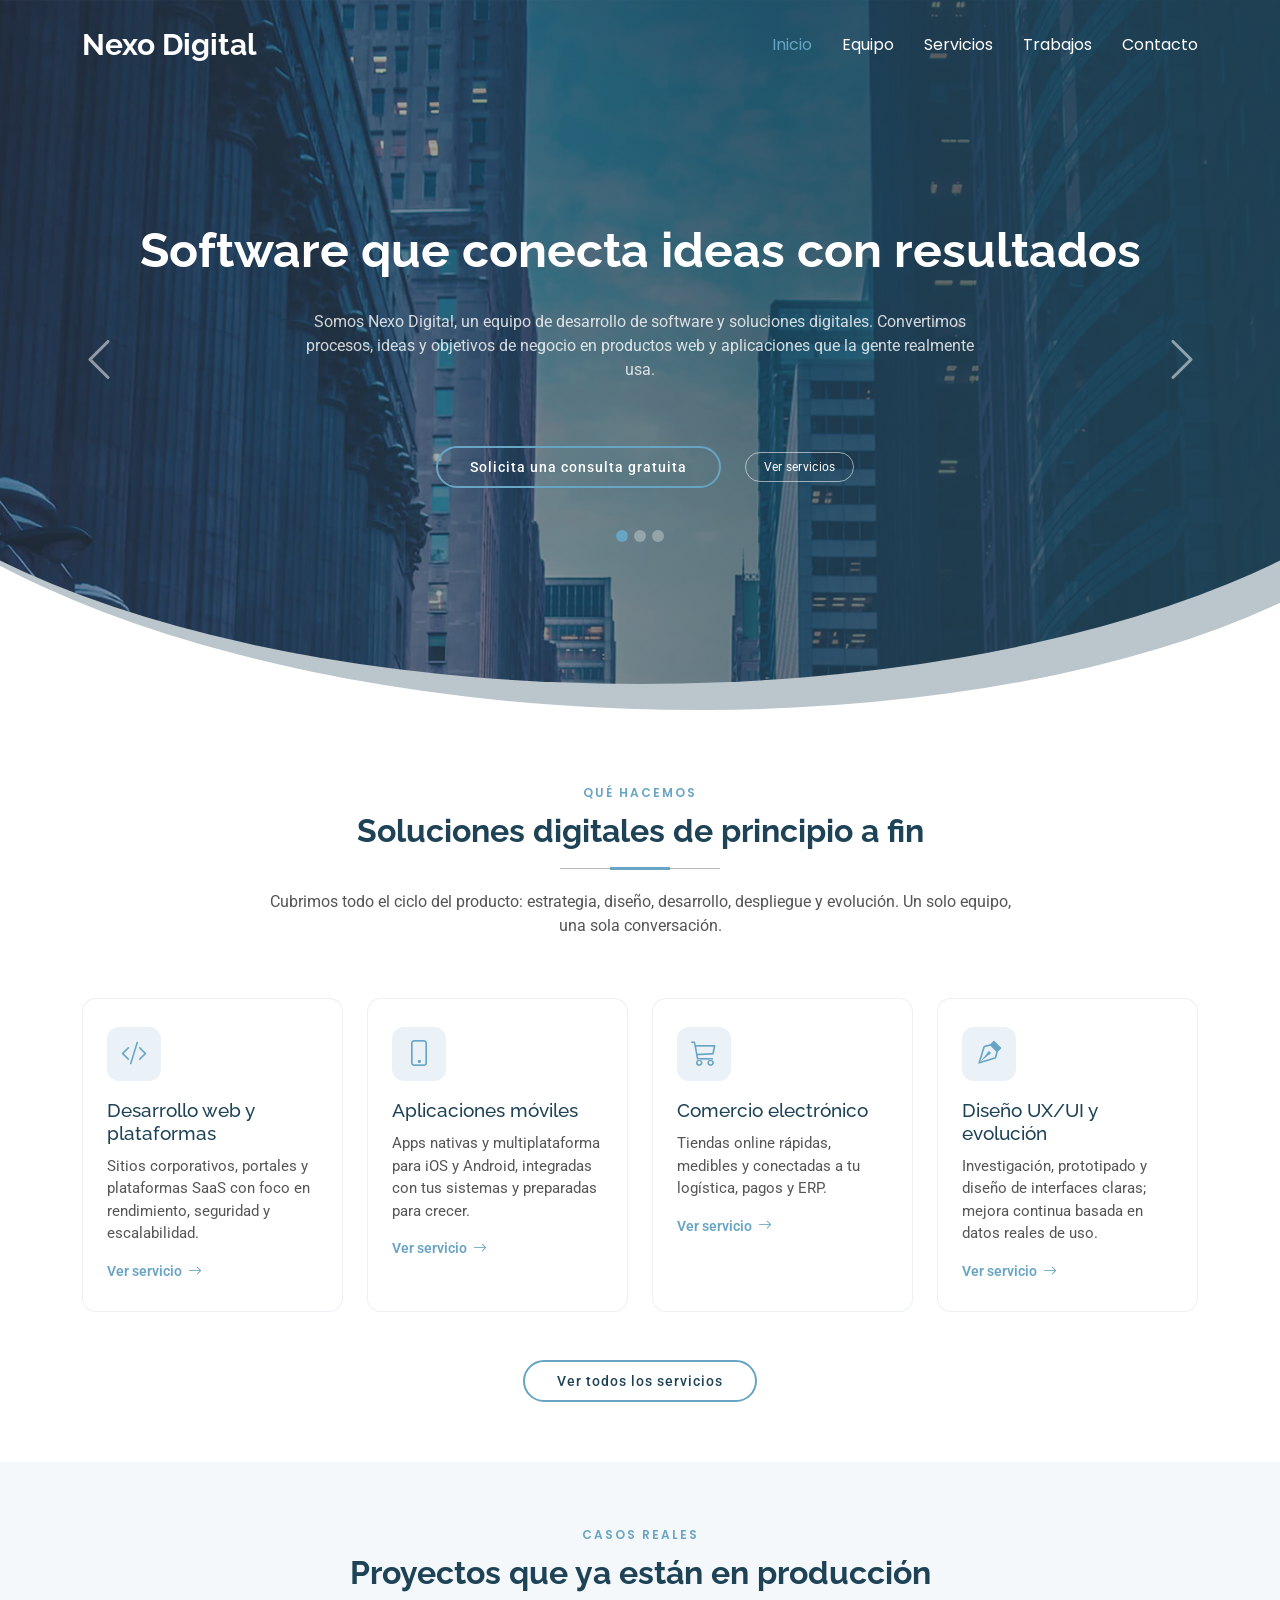
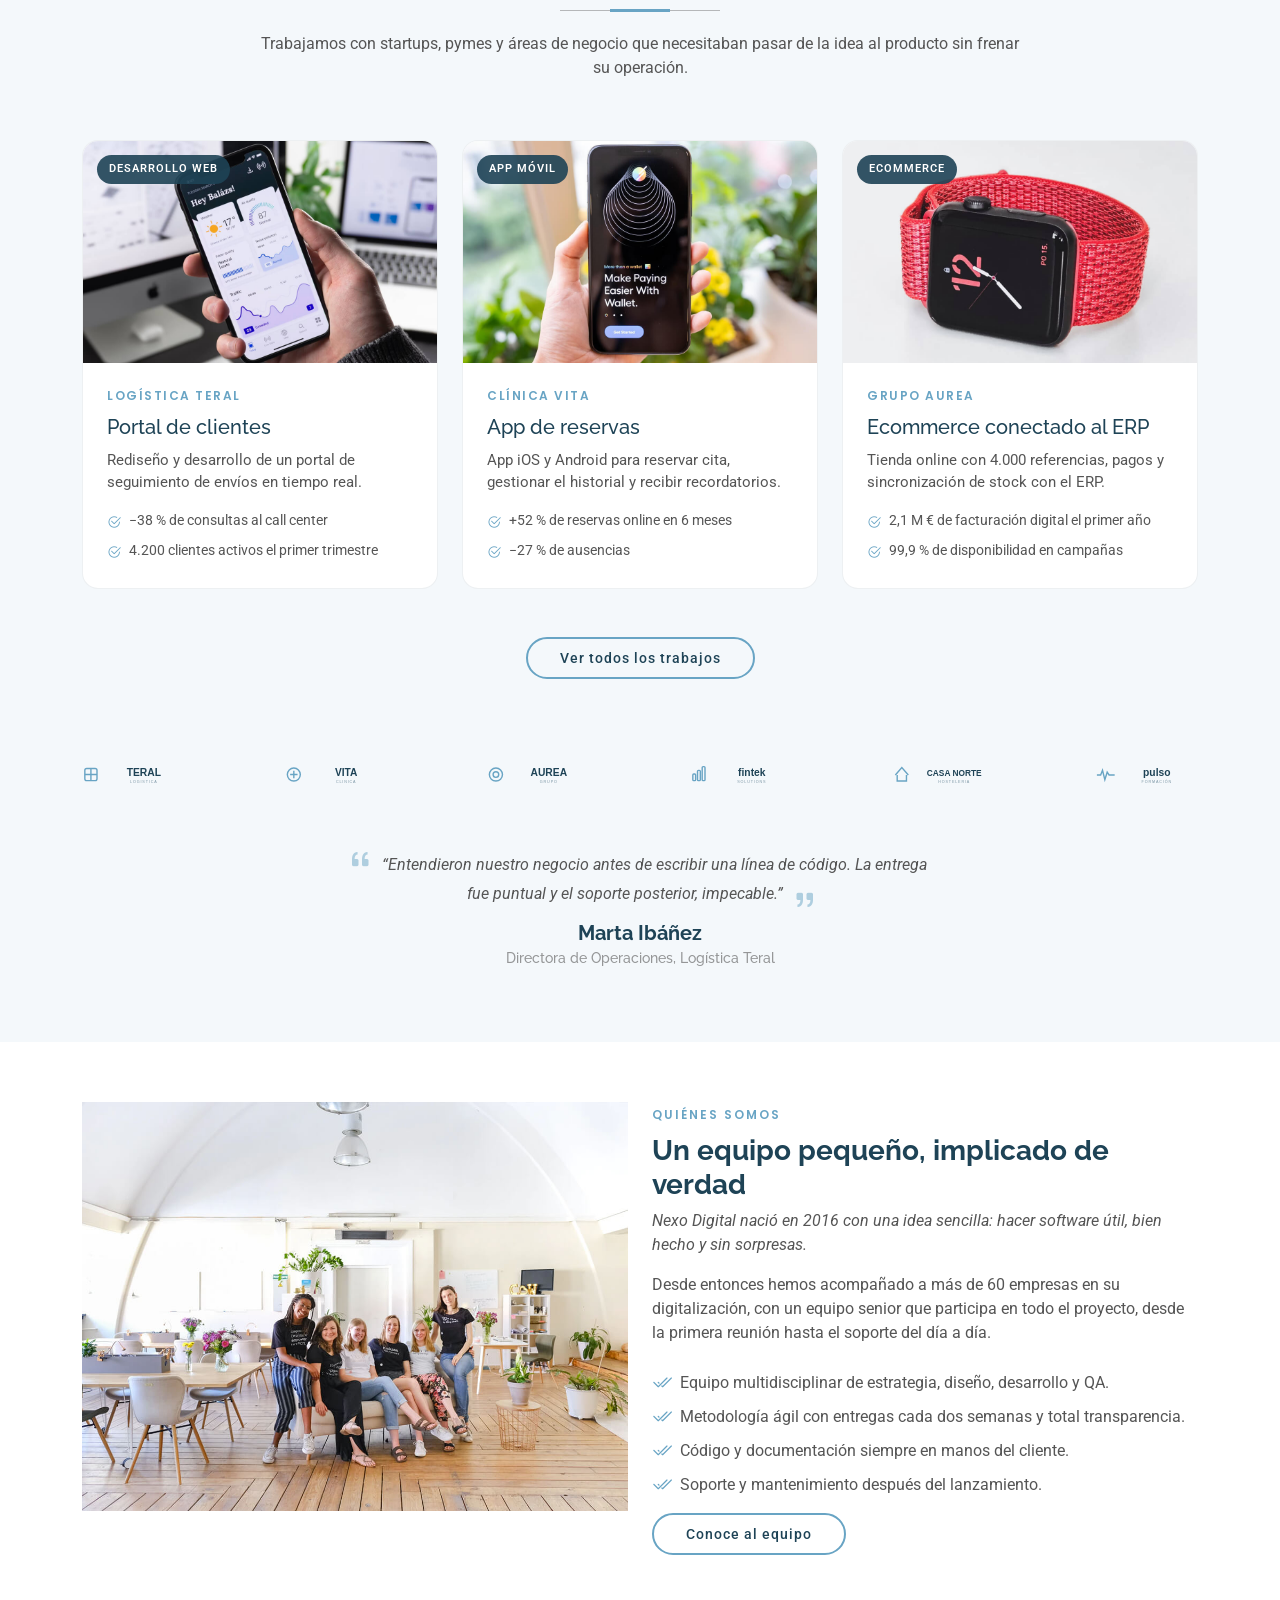
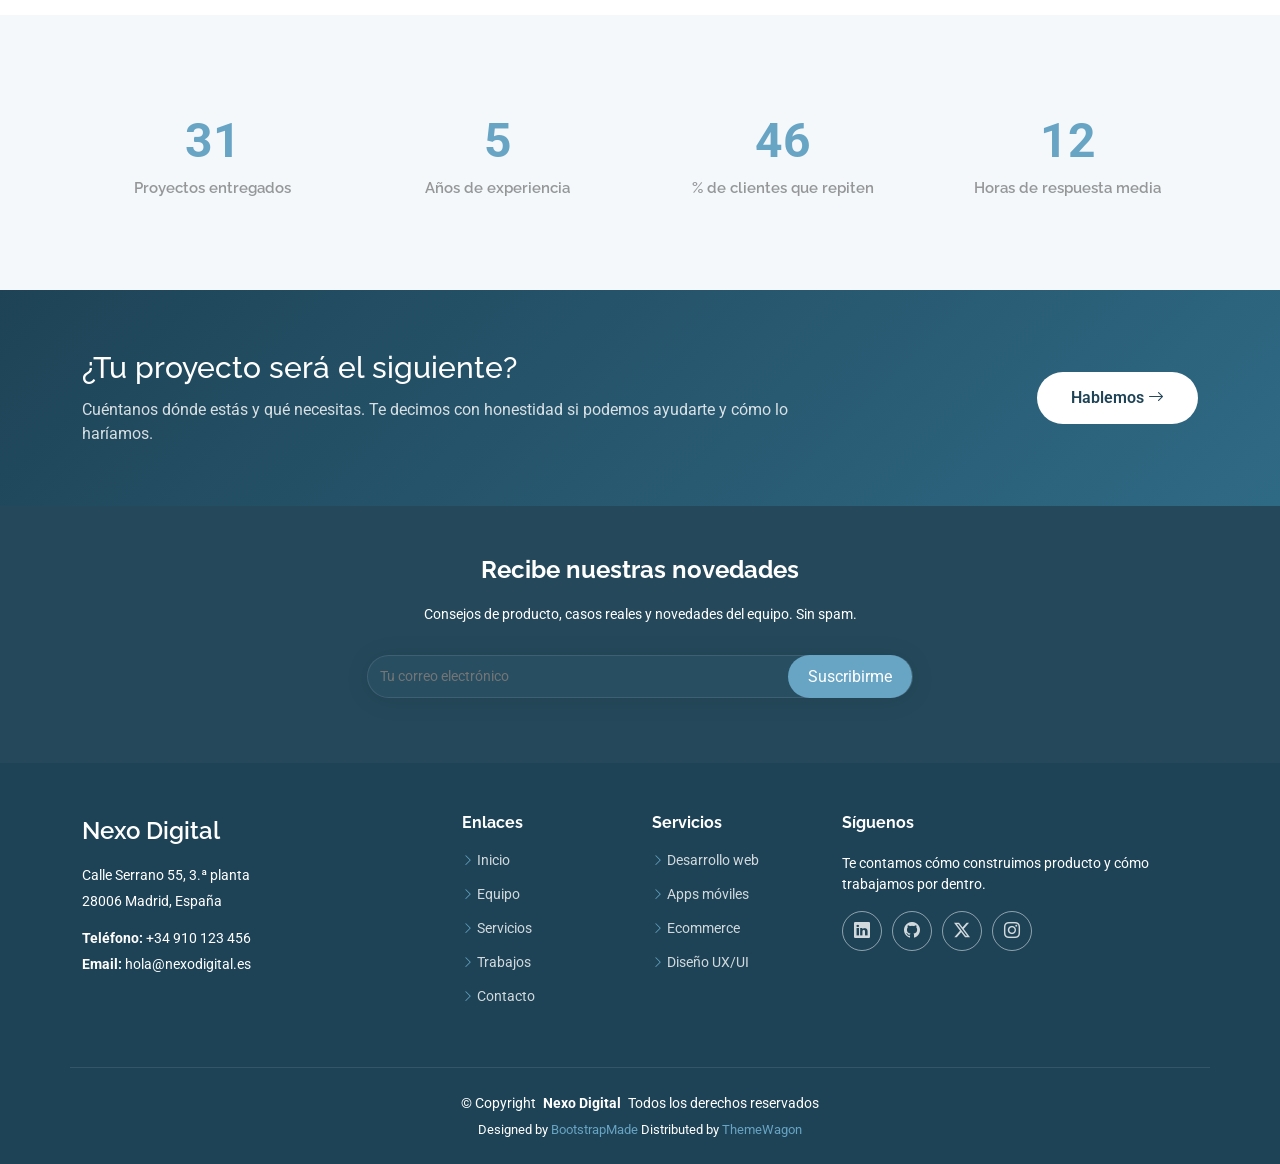
<file: index.html>
<!DOCTYPE html>
<html lang="es">

<head>
  <meta charset="utf-8">
  <meta content="width=device-width, initial-scale=1.0" name="viewport">
  <title>Nexo Digital — Desarrollo de software y soluciones digitales</title>
  <meta name="description" content="Diseñamos y desarrollamos webs, aplicaciones y plataformas a medida. Equipo senior, metodología ágil y soporte continuo. Pide una consulta gratuita.">
  <meta name="keywords" content="desarrollo de software, soluciones digitales, desarrollo web, aplicaciones móviles, ecommerce, agencia digital">

  <!-- Favicons -->
  <link href="assets/img/favicon.png" rel="icon">
  <link href="assets/img/apple-touch-icon.png" rel="apple-touch-icon">

  <!-- Fonts -->
  <link href="https://fonts.googleapis.com" rel="preconnect">
  <link href="https://fonts.gstatic.com" rel="preconnect" crossorigin>
  <link href="https://fonts.googleapis.com/css2?family=Roboto:ital,wght@0,100;0,300;0,400;0,500;0,700;0,900;1,100;1,300;1,400;1,500;1,700;1,900&family=Poppins:ital,wght@0,100;0,200;0,300;0,400;0,500;0,600;0,700;0,800;0,900;1,100;1,200;1,300;1,400;1,500;1,600;1,700;1,800;1,900&family=Raleway:ital,wght@0,100;0,200;0,300;0,400;0,500;0,600;0,700;0,800;0,900;1,100;1,200;1,300;1,400;1,500;1,600;1,700;1,800;1,900&display=swap" rel="stylesheet">

  <!-- Vendor CSS Files -->
  <link href="assets/vendor/bootstrap/css/bootstrap.min.css" rel="stylesheet">
  <link href="assets/vendor/bootstrap-icons/bootstrap-icons.css" rel="stylesheet">
  <link href="assets/vendor/aos/aos.css" rel="stylesheet">
  <link href="assets/vendor/glightbox/css/glightbox.min.css" rel="stylesheet">
  <link href="assets/vendor/swiper/swiper-bundle.min.css" rel="stylesheet">

  <!-- Main CSS File -->
  <link href="assets/css/main.css" rel="stylesheet">
  <link href="assets/css/custom.css" rel="stylesheet">
</head>

<body class="index-page">

  <header id="header" class="header d-flex align-items-center fixed-top">
    <div class="container-fluid container-xl position-relative d-flex align-items-center justify-content-between">

      <a href="index.html" class="logo d-flex align-items-center">
        <h1 class="sitename">Nexo Digital</h1>
      </a>

      <nav id="navmenu" class="navmenu">
        <ul>
          <li><a href="index.html" class="active">Inicio</a></li>
          <li><a href="equipo.html">Equipo</a></li>
          <li><a href="servicios.html">Servicios</a></li>
          <li><a href="trabajos.html">Trabajos</a></li>
          <li><a href="contacto.html">Contacto</a></li>
        </ul>
        <i class="mobile-nav-toggle d-xl-none bi bi-list"></i>
      </nav>

    </div>
  </header>

  <main class="main">

    <!-- Hero Section -->
    <section id="hero" class="hero section dark-background">

      <div id="hero-carousel" class="carousel carousel-fade" data-bs-ride="carousel" data-bs-interval="6000">

        <div class="container position-relative">

          <div class="carousel-item active">
            <div class="carousel-container">
              <h2>Software que conecta ideas con resultados</h2>
              <p>Somos Nexo Digital, un equipo de desarrollo de software y soluciones digitales. Convertimos procesos, ideas y objetivos de negocio en productos web y aplicaciones que la gente realmente usa.</p>
              <div class="hero-actions">
                <a href="contacto.html" class="btn-get-started">Solicita una consulta gratuita</a>
                <a href="servicios.html" class="btn-ghost">Ver servicios</a>
              </div>
            </div>
          </div><!-- End Carousel Item -->

          <div class="carousel-item">
            <div class="carousel-container">
              <h2>Productos digitales hechos a medida</h2>
              <p>Del descubrimiento al lanzamiento: diseñamos, desarrollamos y evolucionamos plataformas web, apps y sistemas internos adaptados a cómo trabaja tu empresa.</p>
              <div class="hero-actions">
                <a href="servicios.html" class="btn-get-started">Conoce cómo trabajamos</a>
                <a href="trabajos.html" class="btn-ghost">Ver casos de éxito</a>
              </div>
            </div>
          </div><!-- End Carousel Item -->

          <div class="carousel-item">
            <div class="carousel-container">
              <h2>Tecnología que no se queda a medias</h2>
              <p>Código limpio, arquitectura escalable y soporte post-lanzamiento. Nos quedamos después de la entrega para que tu producto siga creciendo contigo.</p>
              <div class="hero-actions">
                <a href="contacto.html" class="btn-get-started">Hablemos de tu proyecto</a>
                <a href="equipo.html" class="btn-ghost">Conoce al equipo</a>
              </div>
            </div>
          </div><!-- End Carousel Item -->

          <a class="carousel-control-prev" href="#hero-carousel" role="button" data-bs-slide="prev">
            <span class="carousel-control-prev-icon bi bi-chevron-left" aria-hidden="true"></span>
          </a>

          <a class="carousel-control-next" href="#hero-carousel" role="button" data-bs-slide="next">
            <span class="carousel-control-next-icon bi bi-chevron-right" aria-hidden="true"></span>
          </a>

          <ol class="carousel-indicators"></ol>

        </div>

      </div>

    </section><!-- /Hero Section -->

    <!-- Franja Servicios -->
    <section id="servicios-resumen" class="featured-services section">

      <div class="container section-title" data-aos="fade-up">
        <span class="eyebrow">Qué hacemos</span>
        <h2>Soluciones digitales de principio a fin</h2>
        <p class="section-intro">Cubrimos todo el ciclo del producto: estrategia, diseño, desarrollo, despliegue y evolución. Un solo equipo, una sola conversación.</p>
      </div>

      <div class="container">

        <div class="row gy-4">

          <div class="col-lg-3 col-md-6" data-aos="fade-up" data-aos-delay="100">
            <div class="strip-card">
              <div class="icon"><i class="bi bi-code-slash"></i></div>
              <h3><a href="servicios.html#desarrollo-web">Desarrollo web y plataformas</a></h3>
              <p>Sitios corporativos, portales y plataformas SaaS con foco en rendimiento, seguridad y escalabilidad.</p>
              <a href="servicios.html#desarrollo-web" class="card-link">Ver servicio <i class="bi bi-arrow-right"></i></a>
            </div>
          </div><!-- End Service Item -->

          <div class="col-lg-3 col-md-6" data-aos="fade-up" data-aos-delay="200">
            <div class="strip-card">
              <div class="icon"><i class="bi bi-phone"></i></div>
              <h3><a href="servicios.html#apps-moviles">Aplicaciones móviles</a></h3>
              <p>Apps nativas y multiplataforma para iOS y Android, integradas con tus sistemas y preparadas para crecer.</p>
              <a href="servicios.html#apps-moviles" class="card-link">Ver servicio <i class="bi bi-arrow-right"></i></a>
            </div>
          </div><!-- End Service Item -->

          <div class="col-lg-3 col-md-6" data-aos="fade-up" data-aos-delay="300">
            <div class="strip-card">
              <div class="icon"><i class="bi bi-cart3"></i></div>
              <h3><a href="servicios.html#ecommerce">Comercio electrónico</a></h3>
              <p>Tiendas online rápidas, medibles y conectadas a tu logística, pagos y ERP.</p>
              <a href="servicios.html#ecommerce" class="card-link">Ver servicio <i class="bi bi-arrow-right"></i></a>
            </div>
          </div><!-- End Service Item -->

          <div class="col-lg-3 col-md-6" data-aos="fade-up" data-aos-delay="400">
            <div class="strip-card">
              <div class="icon"><i class="bi bi-vector-pen"></i></div>
              <h3><a href="servicios.html#ux-ui">Diseño UX/UI y evolución</a></h3>
              <p>Investigación, prototipado y diseño de interfaces claras; mejora continua basada en datos reales de uso.</p>
              <a href="servicios.html#ux-ui" class="card-link">Ver servicio <i class="bi bi-arrow-right"></i></a>
            </div>
          </div><!-- End Service Item -->

        </div>

        <div class="text-center mt-5" data-aos="fade-up">
          <a href="servicios.html" class="btn-line">Ver todos los servicios</a>
        </div>

      </div>

    </section><!-- /Franja Servicios -->

    <!-- Franja Trabajos y Clientes -->
    <section id="trabajos-resumen" class="portfolio section light-background">

      <div class="container section-title" data-aos="fade-up">
        <span class="eyebrow">Casos reales</span>
        <h2>Proyectos que ya están en producción</h2>
        <p class="section-intro">Trabajamos con startups, pymes y áreas de negocio que necesitaban pasar de la idea al producto sin frenar su operación.</p>
      </div>

      <div class="container">

        <div class="row gy-4">

          <div class="col-lg-4 col-md-6" data-aos="fade-up" data-aos-delay="100">
            <article class="case-card">
              <div class="case-img">
                <img src="assets/img/portfolio/app-1.jpg" alt="Portal de seguimiento de envíos de Logística Teral">
                <span class="case-tag">Desarrollo web</span>
              </div>
              <div class="case-body">
                <span class="case-client">Logística Teral</span>
                <h3>Portal de clientes</h3>
                <p>Rediseño y desarrollo de un portal de seguimiento de envíos en tiempo real.</p>
                <ul class="case-results">
                  <li><i class="bi bi-check2-circle"></i> −38 % de consultas al call center</li>
                  <li><i class="bi bi-check2-circle"></i> 4.200 clientes activos el primer trimestre</li>
                </ul>
              </div>
            </article>
          </div><!-- End Case -->

          <div class="col-lg-4 col-md-6" data-aos="fade-up" data-aos-delay="200">
            <article class="case-card">
              <div class="case-img">
                <img src="assets/img/portfolio/app-2.jpg" alt="App móvil de reservas de Clínica Vita">
                <span class="case-tag">App móvil</span>
              </div>
              <div class="case-body">
                <span class="case-client">Clínica Vita</span>
                <h3>App de reservas</h3>
                <p>App iOS y Android para reservar cita, gestionar el historial y recibir recordatorios.</p>
                <ul class="case-results">
                  <li><i class="bi bi-check2-circle"></i> +52 % de reservas online en 6 meses</li>
                  <li><i class="bi bi-check2-circle"></i> −27 % de ausencias</li>
                </ul>
              </div>
            </article>
          </div><!-- End Case -->

          <div class="col-lg-4 col-md-6" data-aos="fade-up" data-aos-delay="300">
            <article class="case-card">
              <div class="case-img">
                <img src="assets/img/portfolio/product-1.jpg" alt="Ecommerce de Grupo Aurea">
                <span class="case-tag">Ecommerce</span>
              </div>
              <div class="case-body">
                <span class="case-client">Grupo Aurea</span>
                <h3>Ecommerce conectado al ERP</h3>
                <p>Tienda online con 4.000 referencias, pagos y sincronización de stock con el ERP.</p>
                <ul class="case-results">
                  <li><i class="bi bi-check2-circle"></i> 2,1 M € de facturación digital el primer año</li>
                  <li><i class="bi bi-check2-circle"></i> 99,9 % de disponibilidad en campañas</li>
                </ul>
              </div>
            </article>
          </div><!-- End Case -->

        </div>

        <div class="text-center mt-5" data-aos="fade-up">
          <a href="trabajos.html" class="btn-line">Ver todos los trabajos</a>
        </div>

      </div>

      <!-- Clientes -->
      <div class="container mt-5 pt-4 clients" data-aos="fade-up">
        <div class="swiper init-swiper">
          <script type="application/json" class="swiper-config">
            {
              "loop": true,
              "speed": 600,
              "autoplay": { "delay": 4000 },
              "slidesPerView": "auto",
              "pagination": { "el": ".swiper-pagination", "type": "bullets", "clickable": true },
              "breakpoints": {
                "320": { "slidesPerView": 2, "spaceBetween": 40 },
                "480": { "slidesPerView": 3, "spaceBetween": 60 },
                "640": { "slidesPerView": 4, "spaceBetween": 80 },
                "992": { "slidesPerView": 6, "spaceBetween": 100 }
              }
            }
          </script>
          <div class="swiper-wrapper align-items-center">
            <div class="swiper-slide"><img src="assets/img/clients/logistica-teral.svg" class="img-fluid" alt="Logística Teral"></div>
            <div class="swiper-slide"><img src="assets/img/clients/clinica-vita.svg" class="img-fluid" alt="Clínica Vita"></div>
            <div class="swiper-slide"><img src="assets/img/clients/grupo-aurea.svg" class="img-fluid" alt="Grupo Aurea"></div>
            <div class="swiper-slide"><img src="assets/img/clients/fintek-solutions.svg" class="img-fluid" alt="Fintek Solutions"></div>
            <div class="swiper-slide"><img src="assets/img/clients/casa-norte.svg" class="img-fluid" alt="Casa Norte"></div>
            <div class="swiper-slide"><img src="assets/img/clients/pulso-formacion.svg" class="img-fluid" alt="Pulso Formación"></div>
          </div>
        </div>
      </div><!-- /Clientes -->

      <!-- Testimonio -->
      <div class="container mt-5 testimonials" data-aos="fade-up">
        <div class="row justify-content-center">
          <div class="col-lg-8 text-center">
            <div class="testimonial-item">
              <p>
                <i class="bi bi-quote quote-icon-left"></i>
                <span>“Entendieron nuestro negocio antes de escribir una línea de código. La entrega fue puntual y el soporte posterior, impecable.”</span>
                <i class="bi bi-quote quote-icon-right"></i>
              </p>
              <h3>Marta Ibáñez</h3>
              <h4>Directora de Operaciones, Logística Teral</h4>
            </div>
          </div>
        </div>
      </div>

    </section><!-- /Franja Trabajos y Clientes -->

    <!-- Franja Institucional -->
    <section id="sobre-nosotros" class="about section">

      <div class="container">

        <div class="row gy-4 align-items-center">
          <div class="col-lg-6 position-relative align-self-start" data-aos="fade-up" data-aos-delay="100">
            <img src="assets/img/about.jpg" class="img-fluid" alt="Equipo de Nexo Digital trabajando en una plataforma digital">
          </div>
          <div class="col-lg-6 content" data-aos="fade-up" data-aos-delay="200">
            <span class="eyebrow">Quiénes somos</span>
            <h3>Un equipo pequeño, implicado de verdad</h3>
            <p class="fst-italic">
              Nexo Digital nació en 2016 con una idea sencilla: hacer software útil, bien hecho y sin sorpresas.
            </p>
            <p>
              Desde entonces hemos acompañado a más de 60 empresas en su digitalización, con un equipo senior que participa en todo el proyecto, desde la primera reunión hasta el soporte del día a día.
            </p>
            <ul>
              <li><i class="bi bi-check2-all"></i> <span>Equipo multidisciplinar de estrategia, diseño, desarrollo y QA.</span></li>
              <li><i class="bi bi-check2-all"></i> <span>Metodología ágil con entregas cada dos semanas y total transparencia.</span></li>
              <li><i class="bi bi-check2-all"></i> <span>Código y documentación siempre en manos del cliente.</span></li>
              <li><i class="bi bi-check2-all"></i> <span>Soporte y mantenimiento después del lanzamiento.</span></li>
            </ul>
            <a href="equipo.html" class="btn-line">Conoce al equipo</a>
          </div>
        </div>

      </div>

    </section><!-- /Franja Institucional -->

    <!-- Stats Section -->
    <section id="stats" class="stats section light-background">

      <div class="container" data-aos="fade-up" data-aos-delay="100">

        <div class="row gy-4">

          <div class="col-lg-3 col-md-6">
            <div class="stats-item text-center w-100 h-100">
              <span data-purecounter-start="0" data-purecounter-end="60" data-purecounter-duration="1" class="purecounter"></span>
              <p>Proyectos entregados</p>
            </div>
          </div><!-- End Stats Item -->

          <div class="col-lg-3 col-md-6">
            <div class="stats-item text-center w-100 h-100">
              <span data-purecounter-start="0" data-purecounter-end="10" data-purecounter-duration="1" class="purecounter"></span>
              <p>Años de experiencia</p>
            </div>
          </div><!-- End Stats Item -->

          <div class="col-lg-3 col-md-6">
            <div class="stats-item text-center w-100 h-100">
              <span data-purecounter-start="0" data-purecounter-end="92" data-purecounter-duration="1" class="purecounter"></span>
              <p>% de clientes que repiten</p>
            </div>
          </div><!-- End Stats Item -->

          <div class="col-lg-3 col-md-6">
            <div class="stats-item text-center w-100 h-100">
              <span data-purecounter-start="0" data-purecounter-end="24" data-purecounter-duration="1" class="purecounter"></span>
              <p>Horas de respuesta media</p>
            </div>
          </div><!-- End Stats Item -->

        </div>

      </div>

    </section><!-- /Stats Section -->

    <!-- CTA -->
    <section class="cta-band">
      <div class="container">
        <div class="row align-items-center gy-4">
          <div class="col-lg-8">
            <h2>¿Tu proyecto será el siguiente?</h2>
            <p>Cuéntanos dónde estás y qué necesitas. Te decimos con honestidad si podemos ayudarte y cómo lo haríamos.</p>
          </div>
          <div class="col-lg-4 text-lg-end">
            <a href="contacto.html" class="btn-cta">Hablemos <i class="bi bi-arrow-right"></i></a>
          </div>
        </div>
      </div>
    </section>

  </main>

  <footer id="footer" class="footer dark-background">

    <div class="footer-newsletter">
      <div class="container">
        <div class="row justify-content-center text-center">
          <div class="col-lg-6">
            <h4>Recibe nuestras novedades</h4>
            <p>Consejos de producto, casos reales y novedades del equipo. Sin spam.</p>
            <form action="forms/newsletter.php" method="post" class="php-email-form">
              <div class="newsletter-form"><input type="email" name="email" placeholder="Tu correo electrónico" aria-label="Correo electrónico"><input type="submit" value="Suscribirme"></div>
              <div class="loading">Enviando</div>
              <div class="error-message"></div>
              <div class="sent-message">Gracias, tu suscripción se ha enviado correctamente.</div>
            </form>
          </div>
        </div>
      </div>
    </div>

    <div class="container footer-top">
      <div class="row gy-4">
        <div class="col-lg-4 col-md-6 footer-about">
          <a href="index.html" class="d-flex align-items-center">
            <span class="sitename">Nexo Digital</span>
          </a>
          <div class="footer-contact pt-3">
            <p>Calle Serrano 55, 3.ª planta</p>
            <p>28006 Madrid, España</p>
            <p class="mt-3"><strong>Teléfono:</strong> <span>+34 910 123 456</span></p>
            <p><strong>Email:</strong> <span>hola@nexodigital.es</span></p>
          </div>
        </div>

        <div class="col-lg-2 col-md-3 footer-links">
          <h4>Enlaces</h4>
          <ul>
            <li><i class="bi bi-chevron-right"></i> <a href="index.html">Inicio</a></li>
            <li><i class="bi bi-chevron-right"></i> <a href="equipo.html">Equipo</a></li>
            <li><i class="bi bi-chevron-right"></i> <a href="servicios.html">Servicios</a></li>
            <li><i class="bi bi-chevron-right"></i> <a href="trabajos.html">Trabajos</a></li>
            <li><i class="bi bi-chevron-right"></i> <a href="contacto.html">Contacto</a></li>
          </ul>
        </div>

        <div class="col-lg-2 col-md-3 footer-links">
          <h4>Servicios</h4>
          <ul>
            <li><i class="bi bi-chevron-right"></i> <a href="servicios.html#desarrollo-web">Desarrollo web</a></li>
            <li><i class="bi bi-chevron-right"></i> <a href="servicios.html#apps-moviles">Apps móviles</a></li>
            <li><i class="bi bi-chevron-right"></i> <a href="servicios.html#ecommerce">Ecommerce</a></li>
            <li><i class="bi bi-chevron-right"></i> <a href="servicios.html#ux-ui">Diseño UX/UI</a></li>
          </ul>
        </div>

        <div class="col-lg-4 col-md-12">
          <h4>Síguenos</h4>
          <p>Te contamos cómo construimos producto y cómo trabajamos por dentro.</p>
          <div class="social-links d-flex">
            <a href="https://www.linkedin.com/company/nexodigital" target="_blank" rel="noopener" aria-label="LinkedIn"><i class="bi bi-linkedin"></i></a>
            <a href="https://github.com/nexodigital" target="_blank" rel="noopener" aria-label="GitHub"><i class="bi bi-github"></i></a>
            <a href="https://x.com/nexodigital" target="_blank" rel="noopener" aria-label="X"><i class="bi bi-twitter-x"></i></a>
            <a href="https://www.instagram.com/nexodigital" target="_blank" rel="noopener" aria-label="Instagram"><i class="bi bi-instagram"></i></a>
          </div>
        </div>

      </div>
    </div>

    <div class="container copyright text-center mt-4">
      <p>© <span>Copyright</span> <strong class="px-1 sitename">Nexo Digital</strong> <span>Todos los derechos reservados</span></p>
      <div class="credits">
        Designed by <a href="https://bootstrapmade.com/">BootstrapMade</a> Distributed by <a href="https://themewagon.com" target="_blank">ThemeWagon</a>
      </div>
    </div>

  </footer>

  <!-- Scroll Top -->
  <a href="#" id="scroll-top" class="scroll-top d-flex align-items-center justify-content-center"><i class="bi bi-arrow-up-short"></i></a>

  <!-- Preloader -->
  <div id="preloader"></div>

  <!-- Vendor JS Files -->
  <script src="assets/vendor/bootstrap/js/bootstrap.bundle.min.js"></script>
  <script src="assets/vendor/php-email-form/validate.js"></script>
  <script src="assets/vendor/aos/aos.js"></script>
  <script src="assets/vendor/glightbox/js/glightbox.min.js"></script>
  <script src="assets/vendor/purecounter/purecounter_vanilla.js"></script>
  <script src="assets/vendor/swiper/swiper-bundle.min.js"></script>
  <script src="assets/vendor/waypoints/noframework.waypoints.js"></script>
  <script src="assets/vendor/imagesloaded/imagesloaded.pkgd.min.js"></script>
  <script src="assets/vendor/isotope-layout/isotope.pkgd.min.js"></script>

  <!-- Main JS File -->
  <script src="assets/js/main.js"></script>

</body>

</html>
</file>
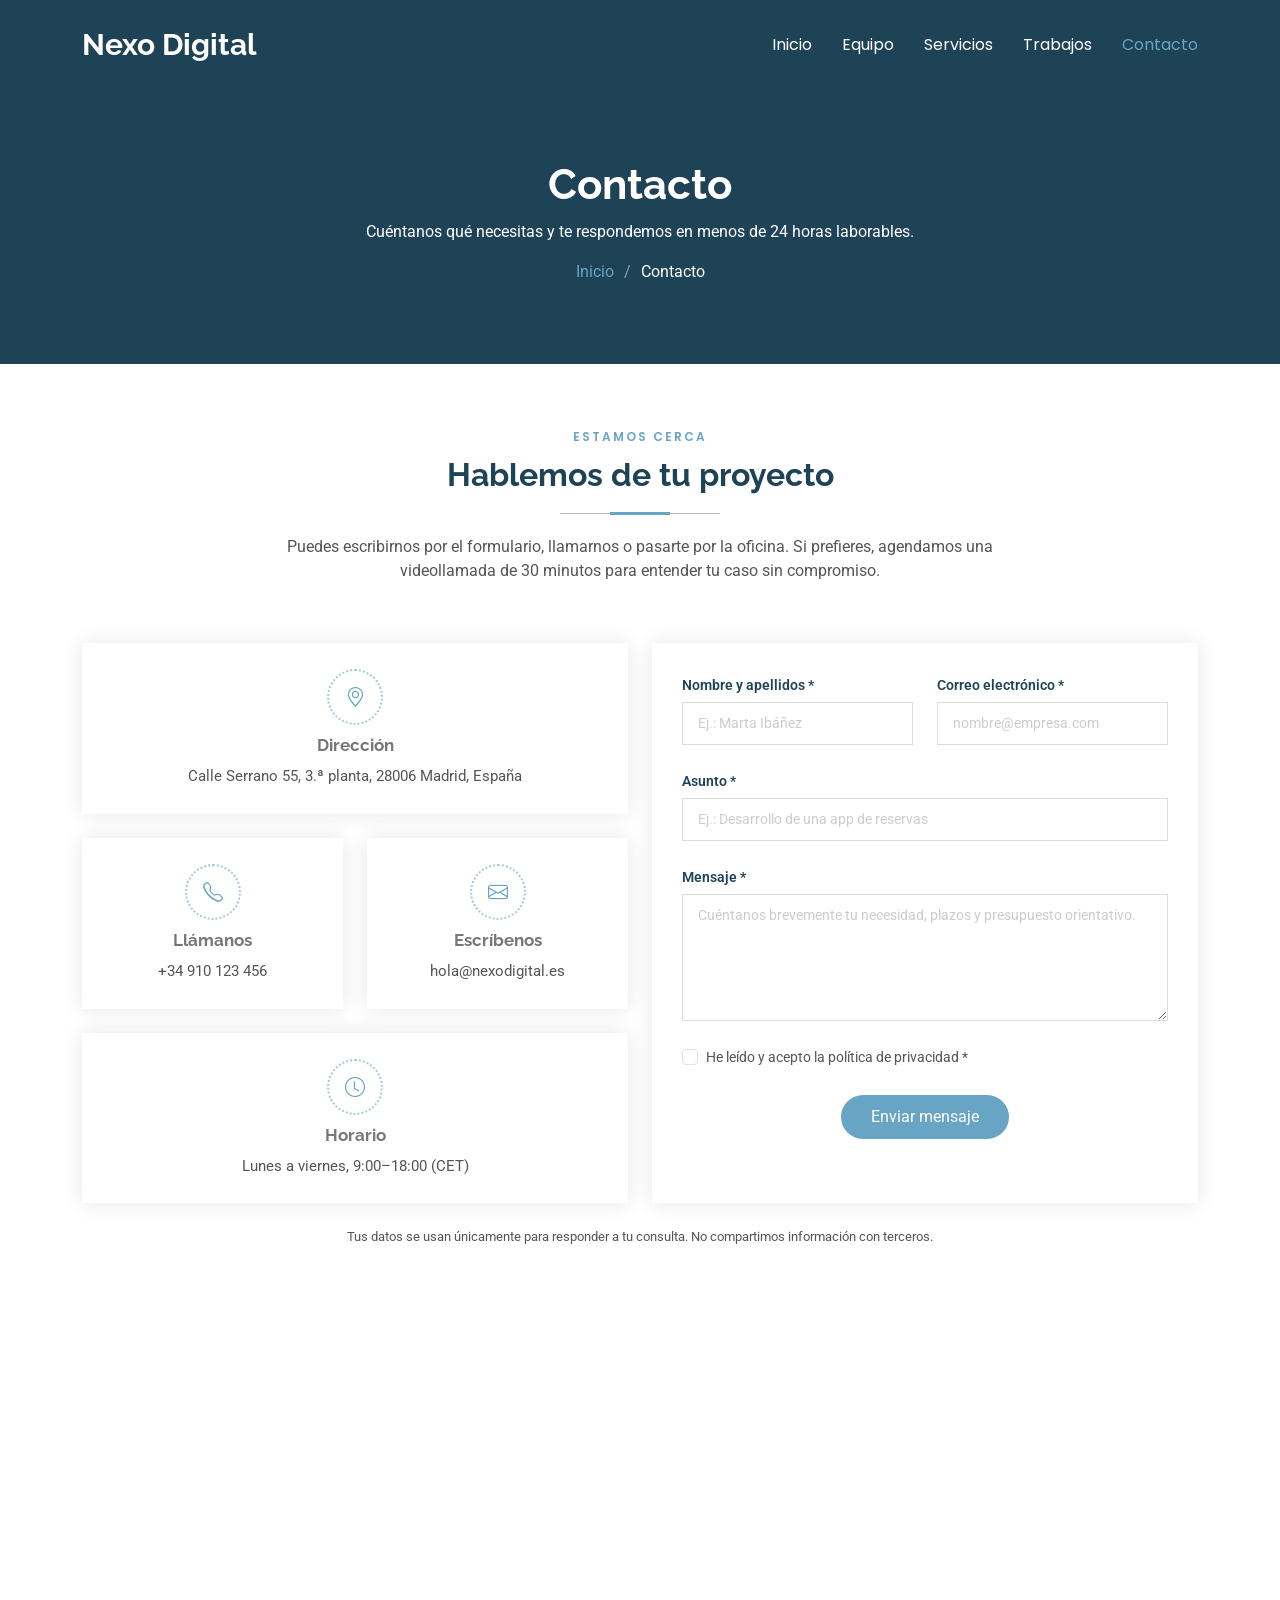
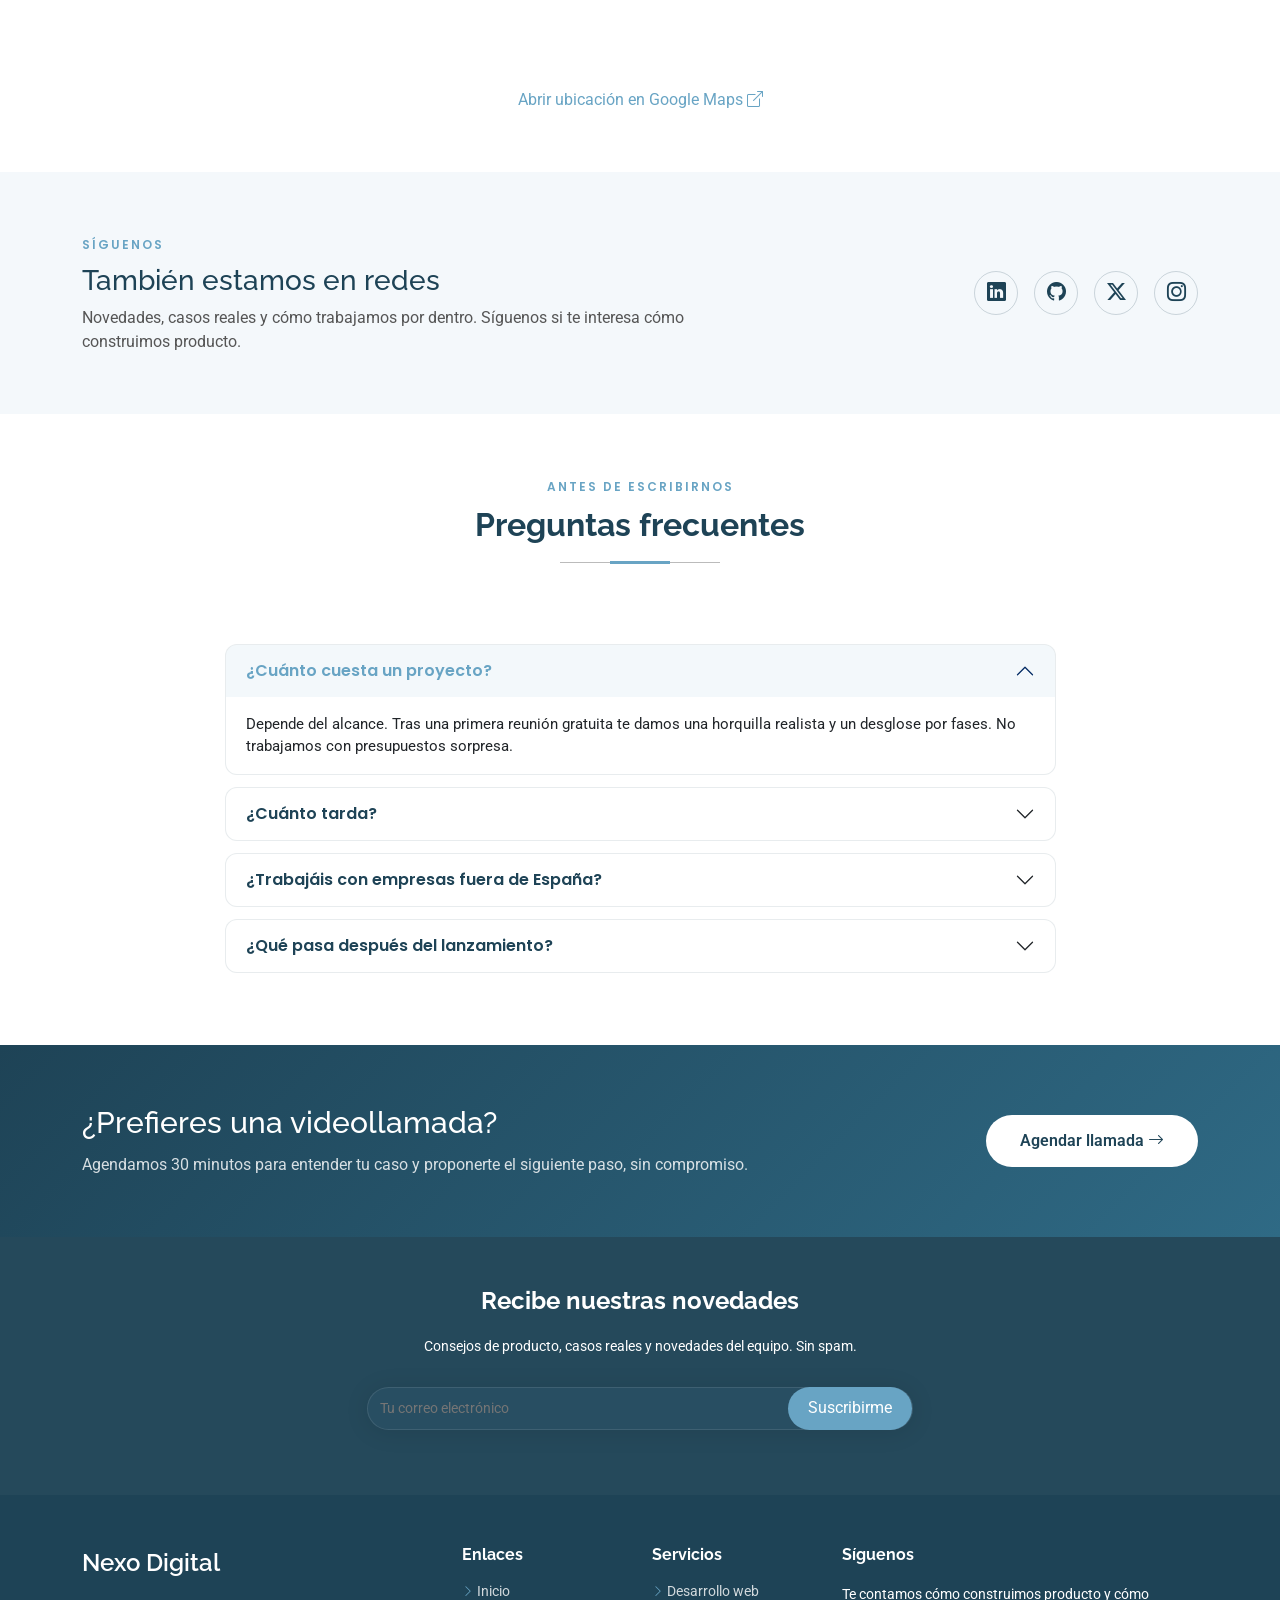
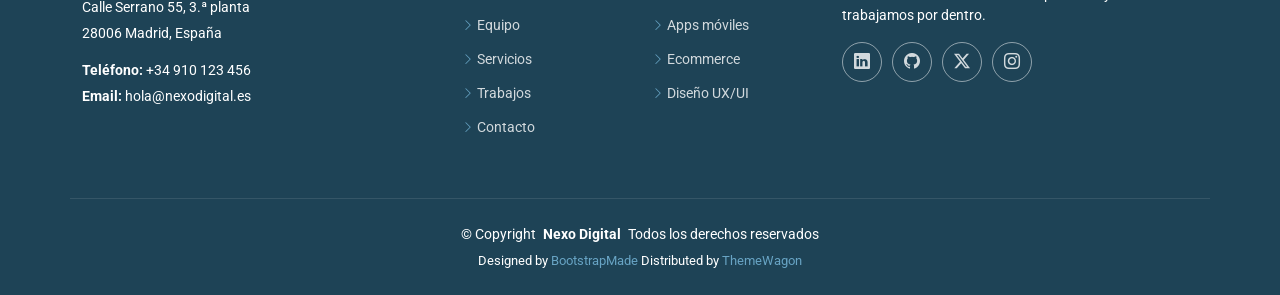
<file: contacto.html>
<!DOCTYPE html>
<html lang="es">

<head>
  <meta charset="utf-8">
  <meta content="width=device-width, initial-scale=1.0" name="viewport">
  <title>Contacto — Nexo Digital</title>
  <meta name="description" content="Hablemos de tu proyecto. Escríbenos, llámanos o visítanos en Calle Serrano 55, Madrid. Respondemos en menos de 24 horas laborables.">

  <!-- Favicons -->
  <link href="assets/img/favicon.png" rel="icon">
  <link href="assets/img/apple-touch-icon.png" rel="apple-touch-icon">

  <!-- Fonts -->
  <link href="https://fonts.googleapis.com" rel="preconnect">
  <link href="https://fonts.gstatic.com" rel="preconnect" crossorigin>
  <link href="https://fonts.googleapis.com/css2?family=Roboto:ital,wght@0,100;0,300;0,400;0,500;0,700;0,900;1,100;1,300;1,400;1,500;1,700;1,900&family=Poppins:ital,wght@0,100;0,200;0,300;0,400;0,500;0,600;0,700;0,800;0,900;1,100;1,200;1,300;1,400;1,500;1,600;1,700;1,800;1,900&family=Raleway:ital,wght@0,100;0,200;0,300;0,400;0,500;0,600;0,700;0,800;0,900;1,100;1,200;1,300;1,400;1,500;1,600;1,700;1,800;1,900&display=swap" rel="stylesheet">

  <!-- Vendor CSS Files -->
  <link href="assets/vendor/bootstrap/css/bootstrap.min.css" rel="stylesheet">
  <link href="assets/vendor/bootstrap-icons/bootstrap-icons.css" rel="stylesheet">
  <link href="assets/vendor/aos/aos.css" rel="stylesheet">
  <link href="assets/vendor/glightbox/css/glightbox.min.css" rel="stylesheet">
  <link href="assets/vendor/swiper/swiper-bundle.min.css" rel="stylesheet">

  <!-- Main CSS File -->
  <link href="assets/css/main.css" rel="stylesheet">
  <link href="assets/css/custom.css" rel="stylesheet">
</head>

<body class="contact-page">

  <header id="header" class="header d-flex align-items-center fixed-top">
    <div class="container-fluid container-xl position-relative d-flex align-items-center justify-content-between">

      <a href="index.html" class="logo d-flex align-items-center">
        <h1 class="sitename">Nexo Digital</h1>
      </a>

      <nav id="navmenu" class="navmenu">
        <ul>
          <li><a href="index.html">Inicio</a></li>
          <li><a href="equipo.html">Equipo</a></li>
          <li><a href="servicios.html">Servicios</a></li>
          <li><a href="trabajos.html">Trabajos</a></li>
          <li><a href="contacto.html" class="active">Contacto</a></li>
        </ul>
        <i class="mobile-nav-toggle d-xl-none bi bi-list"></i>
      </nav>

    </div>
  </header>

  <main class="main">

    <!-- Page Title -->
    <div class="page-title dark-background">
      <div class="container position-relative">
        <h1>Contacto</h1>
        <p>Cuéntanos qué necesitas y te respondemos en menos de 24 horas laborables.</p>
        <nav class="breadcrumbs">
          <ol>
            <li><a href="index.html">Inicio</a></li>
            <li class="current">Contacto</li>
          </ol>
        </nav>
      </div>
    </div><!-- End Page Title -->

    <!-- Contact Section -->
    <section id="contact" class="contact section">

      <div class="container section-title" data-aos="fade-up">
        <span class="eyebrow">Estamos cerca</span>
        <h2>Hablemos de tu proyecto</h2>
        <p class="section-intro">Puedes escribirnos por el formulario, llamarnos o pasarte por la oficina. Si prefieres, agendamos una videollamada de 30 minutos para entender tu caso sin compromiso.</p>
      </div>

      <div class="container" data-aos="fade-up" data-aos-delay="100">

        <div class="row gy-4">
          <div class="col-lg-6">
            <div class="row gy-4">

              <div class="col-lg-12">
                <div class="info-item d-flex flex-column justify-content-center align-items-center" data-aos="fade-up" data-aos-delay="200">
                  <i class="bi bi-geo-alt"></i>
                  <h3>Dirección</h3>
                  <p>Calle Serrano 55, 3.ª planta, 28006 Madrid, España</p>
                </div>
              </div><!-- End Info Item -->

              <div class="col-md-6">
                <div class="info-item d-flex flex-column justify-content-center align-items-center" data-aos="fade-up" data-aos-delay="300">
                  <i class="bi bi-telephone"></i>
                  <h3>Llámanos</h3>
                  <p><a href="tel:+34910123456">+34 910 123 456</a></p>
                </div>
              </div><!-- End Info Item -->

              <div class="col-md-6">
                <div class="info-item d-flex flex-column justify-content-center align-items-center" data-aos="fade-up" data-aos-delay="400">
                  <i class="bi bi-envelope"></i>
                  <h3>Escríbenos</h3>
                  <p><a href="mailto:hola@nexodigital.es">hola@nexodigital.es</a></p>
                </div>
              </div><!-- End Info Item -->

              <div class="col-lg-12">
                <div class="info-item d-flex flex-column justify-content-center align-items-center" data-aos="fade-up" data-aos-delay="500">
                  <i class="bi bi-clock"></i>
                  <h3>Horario</h3>
                  <p>Lunes a viernes, 9:00–18:00 (CET)</p>
                </div>
              </div><!-- End Info Item -->

            </div>
          </div>

          <div class="col-lg-6">
            <form action="forms/contact.php" method="post" class="php-email-form" data-aos="fade-up" data-aos-delay="500">
              <div class="row gy-4">

                <div class="col-md-6">
                  <label for="name" class="form-label">Nombre y apellidos *</label>
                  <input type="text" name="name" id="name" class="form-control" placeholder="Ej.: Marta Ibáñez" minlength="2" required>
                </div>

                <div class="col-md-6">
                  <label for="email" class="form-label">Correo electrónico *</label>
                  <input type="email" class="form-control" name="email" id="email" placeholder="nombre@empresa.com" required>
                </div>

                <div class="col-md-12">
                  <label for="subject" class="form-label">Asunto *</label>
                  <input type="text" class="form-control" name="subject" id="subject" placeholder="Ej.: Desarrollo de una app de reservas" minlength="5" required>
                </div>

                <div class="col-md-12">
                  <label for="message" class="form-label">Mensaje *</label>
                  <textarea class="form-control" name="message" id="message" rows="5" placeholder="Cuéntanos brevemente tu necesidad, plazos y presupuesto orientativo." minlength="20" required></textarea>
                </div>

                <div class="col-md-12">
                  <div class="form-check">
                    <input class="form-check-input" type="checkbox" name="privacy" id="privacy" required>
                    <label class="form-check-label" for="privacy">He leído y acepto la política de privacidad *</label>
                  </div>
                </div>

                <div class="col-md-12 text-center">
                  <div class="loading">Enviando tu mensaje…</div>
                  <div class="error-message"></div>
                  <div class="sent-message">Gracias, hemos recibido tu mensaje. Te responderemos en menos de 24 horas laborables.</div>

                  <button type="submit">Enviar mensaje</button>
                </div>

              </div>
            </form>
          </div><!-- End Contact Form -->

        </div>

        <p class="text-center mt-4" style="font-size:13px;">Tus datos se usan únicamente para responder a tu consulta. No compartimos información con terceros.</p>

      </div>

      <div class="mt-5" data-aos="fade-up" data-aos-delay="200">
        <iframe style="border:0; width: 100%; height: 370px;" src="https://www.google.com/maps?q=Calle%20Serrano%2055%2C%2028006%20Madrid&output=embed" title="Ubicación de Nexo Digital en Calle Serrano 55, Madrid" allowfullscreen="" loading="lazy" referrerpolicy="no-referrer-when-downgrade"></iframe>
      </div><!-- End Google Maps -->
      <div class="container mt-3 text-center">
        <a href="https://www.google.com/maps/search/?api=1&query=Calle+Serrano+55,+28006+Madrid" target="_blank" rel="noopener" class="card-link">Abrir ubicación en Google Maps <i class="bi bi-box-arrow-up-right"></i></a>
      </div>

    </section><!-- /Contact Section -->

    <!-- Redes sociales -->
    <section class="section light-background">

      <div class="container" data-aos="fade-up">
        <div class="row align-items-center gy-4">
          <div class="col-lg-7">
            <span class="eyebrow">Síguenos</span>
            <h2 style="font-size:28px;">También estamos en redes</h2>
            <p class="mb-0">Novedades, casos reales y cómo trabajamos por dentro. Síguenos si te interesa cómo construimos producto.</p>
          </div>
          <div class="col-lg-5">
            <div class="social-links d-flex justify-content-lg-end gap-3">
              <a href="https://www.linkedin.com/company/nexodigital" target="_blank" rel="noopener" aria-label="LinkedIn"><i class="bi bi-linkedin"></i></a>
              <a href="https://github.com/nexodigital" target="_blank" rel="noopener" aria-label="GitHub"><i class="bi bi-github"></i></a>
              <a href="https://x.com/nexodigital" target="_blank" rel="noopener" aria-label="X"><i class="bi bi-twitter-x"></i></a>
              <a href="https://www.instagram.com/nexodigital" target="_blank" rel="noopener" aria-label="Instagram"><i class="bi bi-instagram"></i></a>
            </div>
          </div>
        </div>
      </div>

    </section><!-- /Redes sociales -->

    <!-- FAQ -->
    <section class="faq section">

      <div class="container section-title" data-aos="fade-up">
        <span class="eyebrow">Antes de escribirnos</span>
        <h2>Preguntas frecuentes</h2>
      </div>

      <div class="container">
        <div class="row justify-content-center">
          <div class="col-lg-9">

            <div class="accordion" id="faqAccordion" data-aos="fade-up">

              <div class="accordion-item">
                <h2 class="accordion-header" id="faq1Heading">
                  <button class="accordion-button" type="button" data-bs-toggle="collapse" data-bs-target="#faq1" aria-expanded="true" aria-controls="faq1">
                    ¿Cuánto cuesta un proyecto?
                  </button>
                </h2>
                <div id="faq1" class="accordion-collapse collapse show" aria-labelledby="faq1Heading" data-bs-parent="#faqAccordion">
                  <div class="accordion-body">
                    Depende del alcance. Tras una primera reunión gratuita te damos una horquilla realista y un desglose por fases. No trabajamos con presupuestos sorpresa.
                  </div>
                </div>
              </div>

              <div class="accordion-item">
                <h2 class="accordion-header" id="faq2Heading">
                  <button class="accordion-button collapsed" type="button" data-bs-toggle="collapse" data-bs-target="#faq2" aria-expanded="false" aria-controls="faq2">
                    ¿Cuánto tarda?
                  </button>
                </h2>
                <div id="faq2" class="accordion-collapse collapse" aria-labelledby="faq2Heading" data-bs-parent="#faqAccordion">
                  <div class="accordion-body">
                    Un proyecto web corporativo suele estar entre 4 y 8 semanas; una plataforma o app, a partir de 10 semanas. En la propuesta fijamos hitos concretos.
                  </div>
                </div>
              </div>

              <div class="accordion-item">
                <h2 class="accordion-header" id="faq3Heading">
                  <button class="accordion-button collapsed" type="button" data-bs-toggle="collapse" data-bs-target="#faq3" aria-expanded="false" aria-controls="faq3">
                    ¿Trabajáis con empresas fuera de España?
                  </button>
                </h2>
                <div id="faq3" class="accordion-collapse collapse" aria-labelledby="faq3Heading" data-bs-parent="#faqAccordion">
                  <div class="accordion-body">
                    Sí. Trabajamos en remoto con clientes de Europa y Latinoamérica, con reuniones en horario acordado.
                  </div>
                </div>
              </div>

              <div class="accordion-item">
                <h2 class="accordion-header" id="faq4Heading">
                  <button class="accordion-button collapsed" type="button" data-bs-toggle="collapse" data-bs-target="#faq4" aria-expanded="false" aria-controls="faq4">
                    ¿Qué pasa después del lanzamiento?
                  </button>
                </h2>
                <div id="faq4" class="accordion-collapse collapse" aria-labelledby="faq4Heading" data-bs-parent="#faqAccordion">
                  <div class="accordion-body">
                    Ofrecemos soporte y mantenimiento con un acuerdo claro de tiempos de respuesta, además de formación para tu equipo.
                  </div>
                </div>
              </div>

            </div>

          </div>
        </div>
      </div>

    </section><!-- /FAQ -->

    <!-- CTA -->
    <section class="cta-band">
      <div class="container">
        <div class="row align-items-center gy-4">
          <div class="col-lg-8">
            <h2>¿Prefieres una videollamada?</h2>
            <p>Agendamos 30 minutos para entender tu caso y proponerte el siguiente paso, sin compromiso.</p>
          </div>
          <div class="col-lg-4 text-lg-end">
            <a href="mailto:hola@nexodigital.es?subject=Quiero%20agendar%20una%20videollamada" class="btn-cta">Agendar llamada <i class="bi bi-arrow-right"></i></a>
          </div>
        </div>
      </div>
    </section>

  </main>

  <footer id="footer" class="footer dark-background">

    <div class="footer-newsletter">
      <div class="container">
        <div class="row justify-content-center text-center">
          <div class="col-lg-6">
            <h4>Recibe nuestras novedades</h4>
            <p>Consejos de producto, casos reales y novedades del equipo. Sin spam.</p>
            <form action="forms/newsletter.php" method="post" class="php-email-form">
              <div class="newsletter-form"><input type="email" name="email" placeholder="Tu correo electrónico" aria-label="Correo electrónico"><input type="submit" value="Suscribirme"></div>
              <div class="loading">Enviando</div>
              <div class="error-message"></div>
              <div class="sent-message">Gracias, tu suscripción se ha enviado correctamente.</div>
            </form>
          </div>
        </div>
      </div>
    </div>

    <div class="container footer-top">
      <div class="row gy-4">
        <div class="col-lg-4 col-md-6 footer-about">
          <a href="index.html" class="d-flex align-items-center">
            <span class="sitename">Nexo Digital</span>
          </a>
          <div class="footer-contact pt-3">
            <p>Calle Serrano 55, 3.ª planta</p>
            <p>28006 Madrid, España</p>
            <p class="mt-3"><strong>Teléfono:</strong> <span>+34 910 123 456</span></p>
            <p><strong>Email:</strong> <span>hola@nexodigital.es</span></p>
          </div>
        </div>

        <div class="col-lg-2 col-md-3 footer-links">
          <h4>Enlaces</h4>
          <ul>
            <li><i class="bi bi-chevron-right"></i> <a href="index.html">Inicio</a></li>
            <li><i class="bi bi-chevron-right"></i> <a href="equipo.html">Equipo</a></li>
            <li><i class="bi bi-chevron-right"></i> <a href="servicios.html">Servicios</a></li>
            <li><i class="bi bi-chevron-right"></i> <a href="trabajos.html">Trabajos</a></li>
            <li><i class="bi bi-chevron-right"></i> <a href="contacto.html">Contacto</a></li>
          </ul>
        </div>

        <div class="col-lg-2 col-md-3 footer-links">
          <h4>Servicios</h4>
          <ul>
            <li><i class="bi bi-chevron-right"></i> <a href="servicios.html#desarrollo-web">Desarrollo web</a></li>
            <li><i class="bi bi-chevron-right"></i> <a href="servicios.html#apps-moviles">Apps móviles</a></li>
            <li><i class="bi bi-chevron-right"></i> <a href="servicios.html#ecommerce">Ecommerce</a></li>
            <li><i class="bi bi-chevron-right"></i> <a href="servicios.html#ux-ui">Diseño UX/UI</a></li>
          </ul>
        </div>

        <div class="col-lg-4 col-md-12">
          <h4>Síguenos</h4>
          <p>Te contamos cómo construimos producto y cómo trabajamos por dentro.</p>
          <div class="social-links d-flex">
            <a href="https://www.linkedin.com/company/nexodigital" target="_blank" rel="noopener" aria-label="LinkedIn"><i class="bi bi-linkedin"></i></a>
            <a href="https://github.com/nexodigital" target="_blank" rel="noopener" aria-label="GitHub"><i class="bi bi-github"></i></a>
            <a href="https://x.com/nexodigital" target="_blank" rel="noopener" aria-label="X"><i class="bi bi-twitter-x"></i></a>
            <a href="https://www.instagram.com/nexodigital" target="_blank" rel="noopener" aria-label="Instagram"><i class="bi bi-instagram"></i></a>
          </div>
        </div>

      </div>
    </div>

    <div class="container copyright text-center mt-4">
      <p>© <span>Copyright</span> <strong class="px-1 sitename">Nexo Digital</strong> <span>Todos los derechos reservados</span></p>
      <div class="credits">
        Designed by <a href="https://bootstrapmade.com/">BootstrapMade</a> Distributed by <a href="https://themewagon.com" target="_blank">ThemeWagon</a>
      </div>
    </div>

  </footer>

  <!-- Scroll Top -->
  <a href="#" id="scroll-top" class="scroll-top d-flex align-items-center justify-content-center"><i class="bi bi-arrow-up-short"></i></a>

  <!-- Preloader -->
  <div id="preloader"></div>

  <!-- Vendor JS Files -->
  <script src="assets/vendor/bootstrap/js/bootstrap.bundle.min.js"></script>
  <script src="assets/vendor/php-email-form/validate.js"></script>
  <script src="assets/vendor/aos/aos.js"></script>
  <script src="assets/vendor/glightbox/js/glightbox.min.js"></script>
  <script src="assets/vendor/purecounter/purecounter_vanilla.js"></script>
  <script src="assets/vendor/swiper/swiper-bundle.min.js"></script>
  <script src="assets/vendor/waypoints/noframework.waypoints.js"></script>
  <script src="assets/vendor/imagesloaded/imagesloaded.pkgd.min.js"></script>
  <script src="assets/vendor/isotope-layout/isotope.pkgd.min.js"></script>

  <!-- Main JS File -->
  <script src="assets/js/main.js"></script>

</body>

</html>
</file>
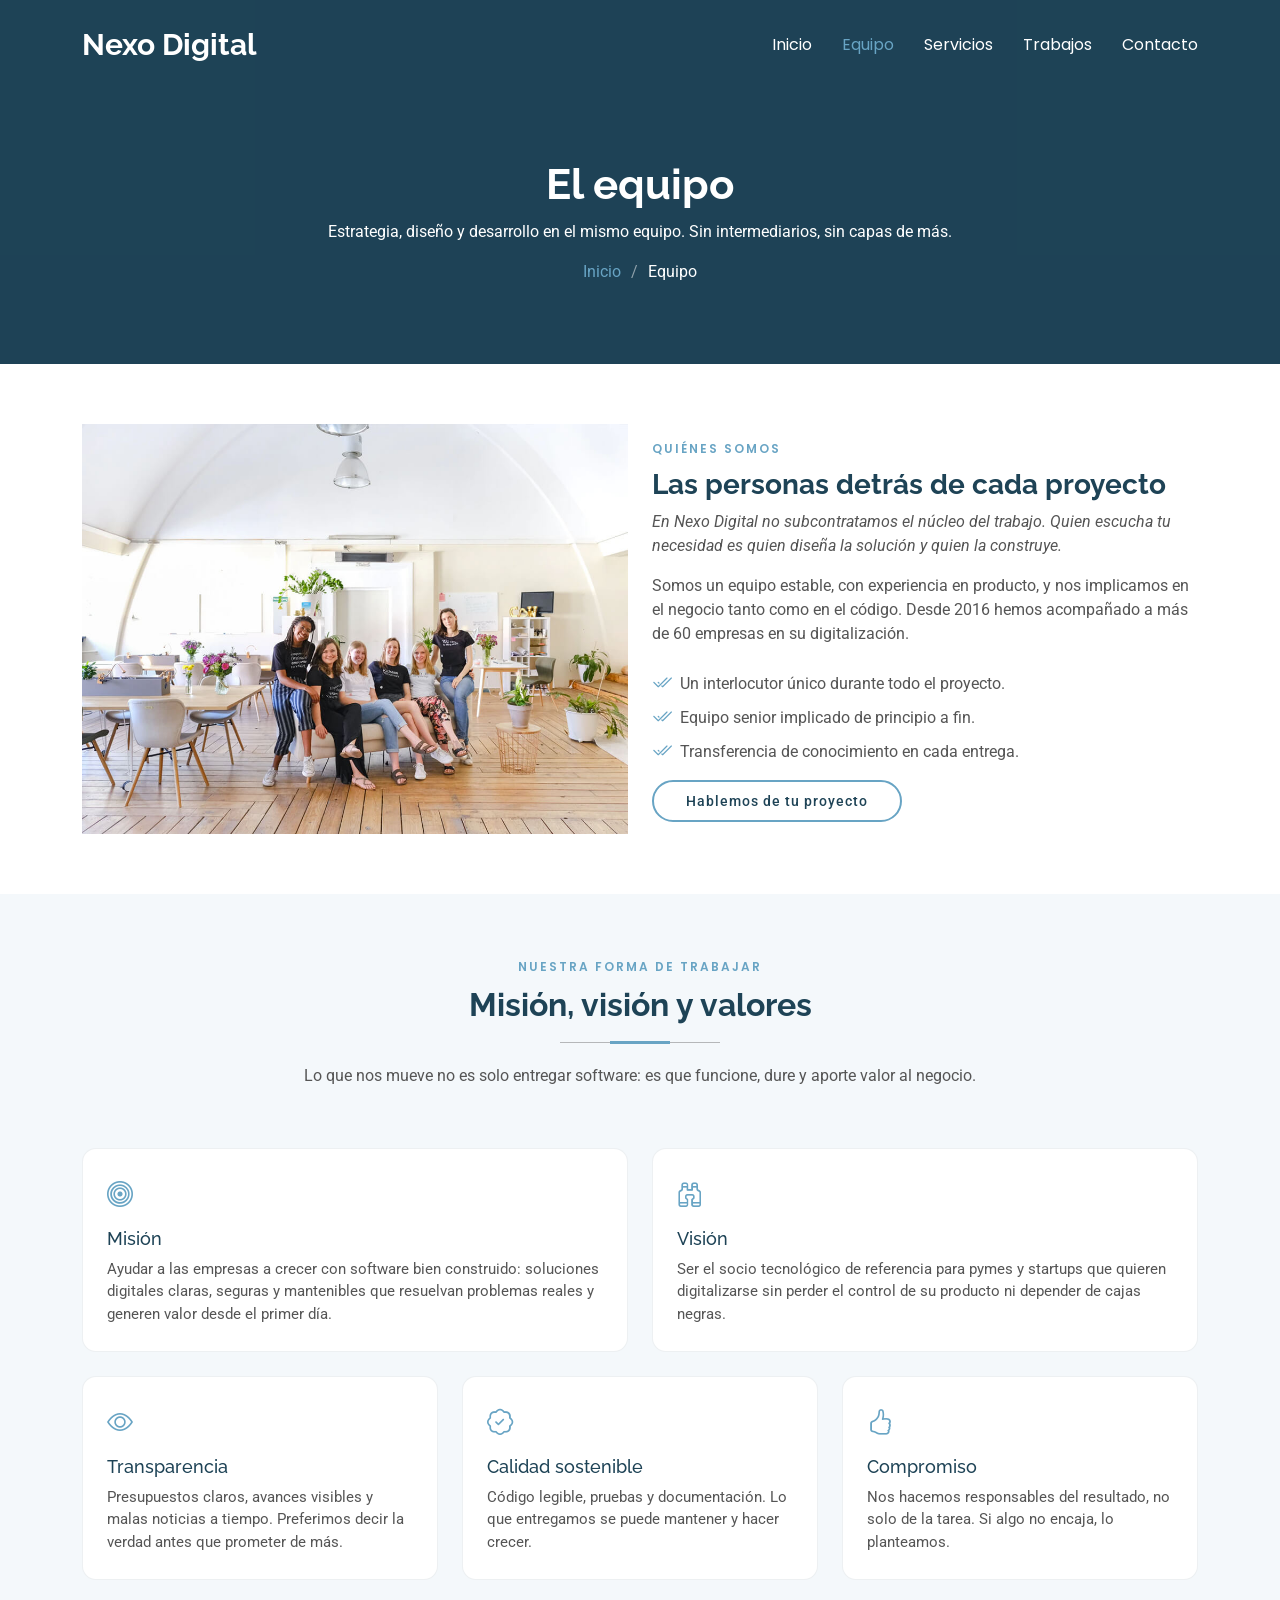
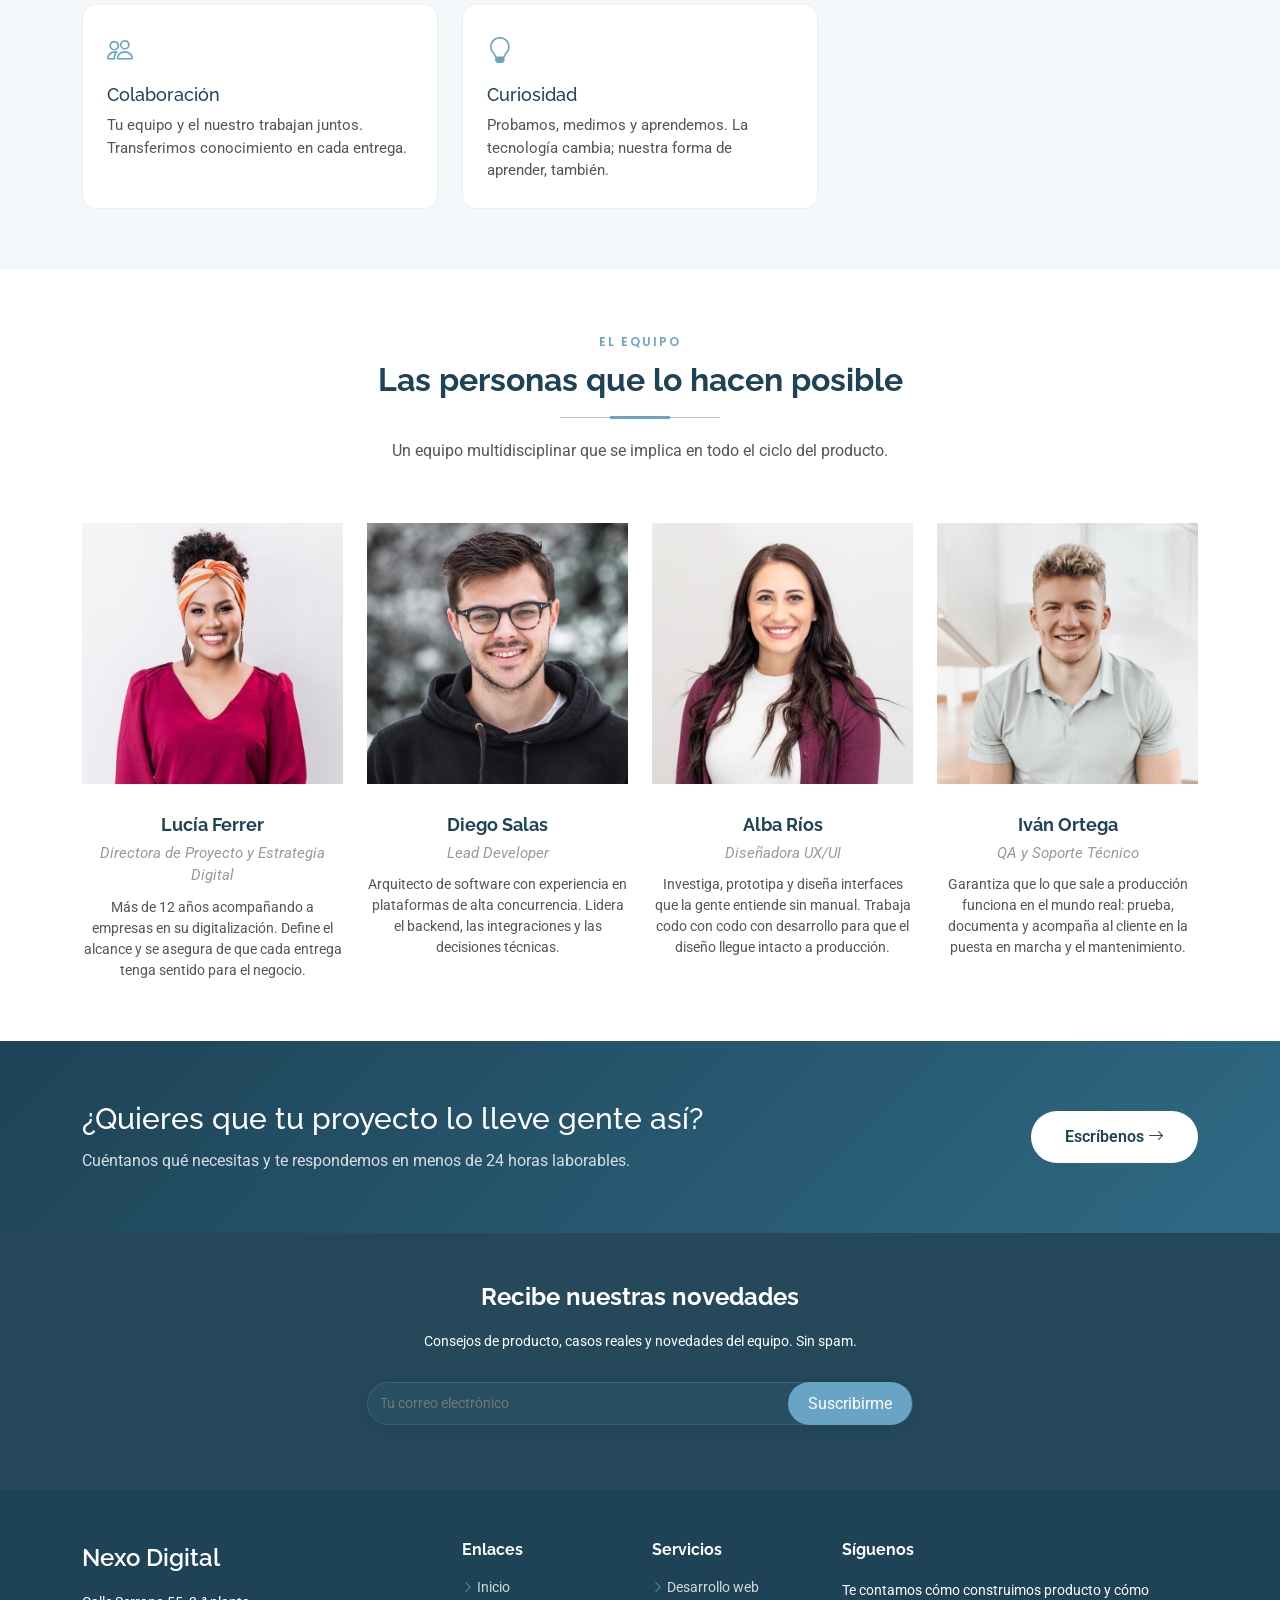
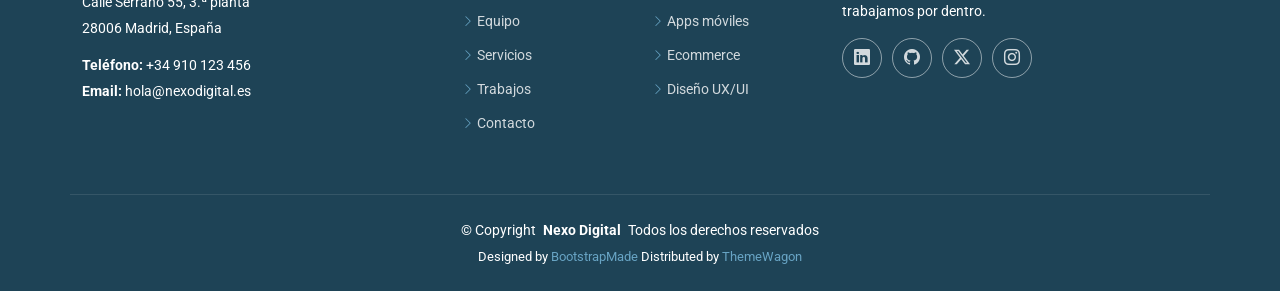
<file: equipo.html>
<!DOCTYPE html>
<html lang="es">

<head>
  <meta charset="utf-8">
  <meta content="width=device-width, initial-scale=1.0" name="viewport">
  <title>Equipo — Nexo Digital</title>
  <meta name="description" content="Conoce al equipo de Nexo Digital: estrategia, diseño, desarrollo y QA. Nuestra misión, visión y valores.">

  <!-- Favicons -->
  <link href="assets/img/favicon.png" rel="icon">
  <link href="assets/img/apple-touch-icon.png" rel="apple-touch-icon">

  <!-- Fonts -->
  <link href="https://fonts.googleapis.com" rel="preconnect">
  <link href="https://fonts.gstatic.com" rel="preconnect" crossorigin>
  <link href="https://fonts.googleapis.com/css2?family=Roboto:ital,wght@0,100;0,300;0,400;0,500;0,700;0,900;1,100;1,300;1,400;1,500;1,700;1,900&family=Poppins:ital,wght@0,100;0,200;0,300;0,400;0,500;0,600;0,700;0,800;0,900;1,100;1,200;1,300;1,400;1,500;1,600;1,700;1,800;1,900&family=Raleway:ital,wght@0,100;0,200;0,300;0,400;0,500;0,600;0,700;0,800;0,900;1,100;1,200;1,300;1,400;1,500;1,600;1,700;1,800;1,900&display=swap" rel="stylesheet">

  <!-- Vendor CSS Files -->
  <link href="assets/vendor/bootstrap/css/bootstrap.min.css" rel="stylesheet">
  <link href="assets/vendor/bootstrap-icons/bootstrap-icons.css" rel="stylesheet">
  <link href="assets/vendor/aos/aos.css" rel="stylesheet">
  <link href="assets/vendor/glightbox/css/glightbox.min.css" rel="stylesheet">
  <link href="assets/vendor/swiper/swiper-bundle.min.css" rel="stylesheet">

  <!-- Main CSS File -->
  <link href="assets/css/main.css" rel="stylesheet">
  <link href="assets/css/custom.css" rel="stylesheet">
</head>

<body class="team-page">

  <header id="header" class="header d-flex align-items-center fixed-top">
    <div class="container-fluid container-xl position-relative d-flex align-items-center justify-content-between">

      <a href="index.html" class="logo d-flex align-items-center">
        <h1 class="sitename">Nexo Digital</h1>
      </a>

      <nav id="navmenu" class="navmenu">
        <ul>
          <li><a href="index.html">Inicio</a></li>
          <li><a href="equipo.html" class="active">Equipo</a></li>
          <li><a href="servicios.html">Servicios</a></li>
          <li><a href="trabajos.html">Trabajos</a></li>
          <li><a href="contacto.html">Contacto</a></li>
        </ul>
        <i class="mobile-nav-toggle d-xl-none bi bi-list"></i>
      </nav>

    </div>
  </header>

  <main class="main">

    <!-- Page Title -->
    <div class="page-title dark-background">
      <div class="container position-relative">
        <h1>El equipo</h1>
        <p>Estrategia, diseño y desarrollo en el mismo equipo. Sin intermediarios, sin capas de más.</p>
        <nav class="breadcrumbs">
          <ol>
            <li><a href="index.html">Inicio</a></li>
            <li class="current">Equipo</li>
          </ol>
        </nav>
      </div>
    </div><!-- End Page Title -->

    <!-- Intro -->
    <section class="about section">

      <div class="container">

        <div class="row gy-4 align-items-center">
          <div class="col-lg-6 position-relative align-self-start" data-aos="fade-up" data-aos-delay="100">
            <img src="assets/img/about.jpg" class="img-fluid" alt="Equipo de Nexo Digital reunido trabajando en un proyecto">
          </div>
          <div class="col-lg-6 content" data-aos="fade-up" data-aos-delay="200">
            <span class="eyebrow">Quiénes somos</span>
            <h3>Las personas detrás de cada proyecto</h3>
            <p class="fst-italic">
              En Nexo Digital no subcontratamos el núcleo del trabajo. Quien escucha tu necesidad es quien diseña la solución y quien la construye.
            </p>
            <p>
              Somos un equipo estable, con experiencia en producto, y nos implicamos en el negocio tanto como en el código. Desde 2016 hemos acompañado a más de 60 empresas en su digitalización.
            </p>
            <ul>
              <li><i class="bi bi-check2-all"></i> <span>Un interlocutor único durante todo el proyecto.</span></li>
              <li><i class="bi bi-check2-all"></i> <span>Equipo senior implicado de principio a fin.</span></li>
              <li><i class="bi bi-check2-all"></i> <span>Transferencia de conocimiento en cada entrega.</span></li>
            </ul>
            <a href="contacto.html" class="btn-line">Hablemos de tu proyecto</a>
          </div>
        </div>

      </div>

    </section><!-- /Intro -->

    <!-- Misión y visión -->
    <section class="section light-background">

      <div class="container section-title" data-aos="fade-up">
        <span class="eyebrow">Nuestra forma de trabajar</span>
        <h2>Misión, visión y valores</h2>
        <p class="section-intro">Lo que nos mueve no es solo entregar software: es que funcione, dure y aporte valor al negocio.</p>
      </div>

      <div class="container">

        <div class="row gy-4 mb-4">

          <div class="col-lg-6" data-aos="fade-up" data-aos-delay="100">
            <div class="value-card h-100">
              <i class="bi bi-bullseye"></i>
              <h3>Misión</h3>
              <p>Ayudar a las empresas a crecer con software bien construido: soluciones digitales claras, seguras y mantenibles que resuelvan problemas reales y generen valor desde el primer día.</p>
            </div>
          </div>

          <div class="col-lg-6" data-aos="fade-up" data-aos-delay="200">
            <div class="value-card h-100">
              <i class="bi bi-binoculars"></i>
              <h3>Visión</h3>
              <p>Ser el socio tecnológico de referencia para pymes y startups que quieren digitalizarse sin perder el control de su producto ni depender de cajas negras.</p>
            </div>
          </div>

        </div>

        <div class="row gy-4">

          <div class="col-lg-4 col-md-6" data-aos="fade-up" data-aos-delay="100">
            <div class="value-card h-100">
              <i class="bi bi-eye"></i>
              <h3>Transparencia</h3>
              <p>Presupuestos claros, avances visibles y malas noticias a tiempo. Preferimos decir la verdad antes que prometer de más.</p>
            </div>
          </div>

          <div class="col-lg-4 col-md-6" data-aos="fade-up" data-aos-delay="200">
            <div class="value-card h-100">
              <i class="bi bi-patch-check"></i>
              <h3>Calidad sostenible</h3>
              <p>Código legible, pruebas y documentación. Lo que entregamos se puede mantener y hacer crecer.</p>
            </div>
          </div>

          <div class="col-lg-4 col-md-6" data-aos="fade-up" data-aos-delay="300">
            <div class="value-card h-100">
              <i class="bi bi-hand-thumbs-up"></i>
              <h3>Compromiso</h3>
              <p>Nos hacemos responsables del resultado, no solo de la tarea. Si algo no encaja, lo planteamos.</p>
            </div>
          </div>

          <div class="col-lg-4 col-md-6" data-aos="fade-up" data-aos-delay="400">
            <div class="value-card h-100">
              <i class="bi bi-people"></i>
              <h3>Colaboración</h3>
              <p>Tu equipo y el nuestro trabajan juntos. Transferimos conocimiento en cada entrega.</p>
            </div>
          </div>

          <div class="col-lg-4 col-md-6" data-aos="fade-up" data-aos-delay="500">
            <div class="value-card h-100">
              <i class="bi bi-lightbulb"></i>
              <h3>Curiosidad</h3>
              <p>Probamos, medimos y aprendemos. La tecnología cambia; nuestra forma de aprender, también.</p>
            </div>
          </div>

        </div>

      </div>

    </section><!-- /Misión y visión -->

    <!-- Team Section -->
    <section id="team" class="team section">

      <div class="container section-title" data-aos="fade-up">
        <span class="eyebrow">El equipo</span>
        <h2>Las personas que lo hacen posible</h2>
        <p class="section-intro">Un equipo multidisciplinar que se implica en todo el ciclo del producto.</p>
      </div>

      <div class="container">

        <div class="row gy-5">

          <div class="col-lg-3 col-md-6 member" data-aos="fade-up" data-aos-delay="100">
            <div class="member-img">
              <img src="assets/img/team/team-2.jpg" class="img-fluid" alt="Lucía Ferrer, Directora de Proyecto y Estrategia Digital">
              <div class="social">
                <a href="https://www.linkedin.com/in/luciaferrer" target="_blank" rel="noopener" aria-label="LinkedIn de Lucía Ferrer"><i class="bi bi-linkedin"></i></a>
                <a href="https://x.com/luciaferrer" target="_blank" rel="noopener" aria-label="X de Lucía Ferrer"><i class="bi bi-twitter-x"></i></a>
              </div>
            </div>
            <div class="member-info text-center">
              <h4>Lucía Ferrer</h4>
              <span>Directora de Proyecto y Estrategia Digital</span>
              <p>Más de 12 años acompañando a empresas en su digitalización. Define el alcance y se asegura de que cada entrega tenga sentido para el negocio.</p>
            </div>
          </div><!-- End Team Member -->

          <div class="col-lg-3 col-md-6 member" data-aos="fade-up" data-aos-delay="200">
            <div class="member-img">
              <img src="assets/img/team/team-1.jpg" class="img-fluid" alt="Diego Salas, Lead Developer">
              <div class="social">
                <a href="https://www.linkedin.com/in/diegosalas" target="_blank" rel="noopener" aria-label="LinkedIn de Diego Salas"><i class="bi bi-linkedin"></i></a>
                <a href="https://github.com/diegosalas" target="_blank" rel="noopener" aria-label="GitHub de Diego Salas"><i class="bi bi-github"></i></a>
              </div>
            </div>
            <div class="member-info text-center">
              <h4>Diego Salas</h4>
              <span>Lead Developer</span>
              <p>Arquitecto de software con experiencia en plataformas de alta concurrencia. Lidera el backend, las integraciones y las decisiones técnicas.</p>
            </div>
          </div><!-- End Team Member -->

          <div class="col-lg-3 col-md-6 member" data-aos="fade-up" data-aos-delay="300">
            <div class="member-img">
              <img src="assets/img/team/team-4.jpg" class="img-fluid" alt="Alba Ríos, Diseñadora UX/UI">
              <div class="social">
                <a href="https://www.linkedin.com/in/albarios" target="_blank" rel="noopener" aria-label="LinkedIn de Alba Ríos"><i class="bi bi-linkedin"></i></a>
                <a href="https://dribbble.com/albarios" target="_blank" rel="noopener" aria-label="Dribbble de Alba Ríos"><i class="bi bi-dribbble"></i></a>
              </div>
            </div>
            <div class="member-info text-center">
              <h4>Alba Ríos</h4>
              <span>Diseñadora UX/UI</span>
              <p>Investiga, prototipa y diseña interfaces que la gente entiende sin manual. Trabaja codo con codo con desarrollo para que el diseño llegue intacto a producción.</p>
            </div>
          </div><!-- End Team Member -->

          <div class="col-lg-3 col-md-6 member" data-aos="fade-up" data-aos-delay="400">
            <div class="member-img">
              <img src="assets/img/team/team-3.jpg" class="img-fluid" alt="Iván Ortega, QA y Soporte Técnico">
              <div class="social">
                <a href="https://www.linkedin.com/in/ivanortega" target="_blank" rel="noopener" aria-label="LinkedIn de Iván Ortega"><i class="bi bi-linkedin"></i></a>
                <a href="https://github.com/ivanortega" target="_blank" rel="noopener" aria-label="GitHub de Iván Ortega"><i class="bi bi-github"></i></a>
              </div>
            </div>
            <div class="member-info text-center">
              <h4>Iván Ortega</h4>
              <span>QA y Soporte Técnico</span>
              <p>Garantiza que lo que sale a producción funciona en el mundo real: prueba, documenta y acompaña al cliente en la puesta en marcha y el mantenimiento.</p>
            </div>
          </div><!-- End Team Member -->

        </div>

      </div>

    </section><!-- /Team Section -->

    <!-- CTA -->
    <section class="cta-band">
      <div class="container">
        <div class="row align-items-center gy-4">
          <div class="col-lg-8">
            <h2>¿Quieres que tu proyecto lo lleve gente así?</h2>
            <p>Cuéntanos qué necesitas y te respondemos en menos de 24 horas laborables.</p>
          </div>
          <div class="col-lg-4 text-lg-end">
            <a href="contacto.html" class="btn-cta">Escríbenos <i class="bi bi-arrow-right"></i></a>
          </div>
        </div>
      </div>
    </section>

  </main>

  <footer id="footer" class="footer dark-background">

    <div class="footer-newsletter">
      <div class="container">
        <div class="row justify-content-center text-center">
          <div class="col-lg-6">
            <h4>Recibe nuestras novedades</h4>
            <p>Consejos de producto, casos reales y novedades del equipo. Sin spam.</p>
            <form action="forms/newsletter.php" method="post" class="php-email-form">
              <div class="newsletter-form"><input type="email" name="email" placeholder="Tu correo electrónico" aria-label="Correo electrónico"><input type="submit" value="Suscribirme"></div>
              <div class="loading">Enviando</div>
              <div class="error-message"></div>
              <div class="sent-message">Gracias, tu suscripción se ha enviado correctamente.</div>
            </form>
          </div>
        </div>
      </div>
    </div>

    <div class="container footer-top">
      <div class="row gy-4">
        <div class="col-lg-4 col-md-6 footer-about">
          <a href="index.html" class="d-flex align-items-center">
            <span class="sitename">Nexo Digital</span>
          </a>
          <div class="footer-contact pt-3">
            <p>Calle Serrano 55, 3.ª planta</p>
            <p>28006 Madrid, España</p>
            <p class="mt-3"><strong>Teléfono:</strong> <span>+34 910 123 456</span></p>
            <p><strong>Email:</strong> <span>hola@nexodigital.es</span></p>
          </div>
        </div>

        <div class="col-lg-2 col-md-3 footer-links">
          <h4>Enlaces</h4>
          <ul>
            <li><i class="bi bi-chevron-right"></i> <a href="index.html">Inicio</a></li>
            <li><i class="bi bi-chevron-right"></i> <a href="equipo.html">Equipo</a></li>
            <li><i class="bi bi-chevron-right"></i> <a href="servicios.html">Servicios</a></li>
            <li><i class="bi bi-chevron-right"></i> <a href="trabajos.html">Trabajos</a></li>
            <li><i class="bi bi-chevron-right"></i> <a href="contacto.html">Contacto</a></li>
          </ul>
        </div>

        <div class="col-lg-2 col-md-3 footer-links">
          <h4>Servicios</h4>
          <ul>
            <li><i class="bi bi-chevron-right"></i> <a href="servicios.html#desarrollo-web">Desarrollo web</a></li>
            <li><i class="bi bi-chevron-right"></i> <a href="servicios.html#apps-moviles">Apps móviles</a></li>
            <li><i class="bi bi-chevron-right"></i> <a href="servicios.html#ecommerce">Ecommerce</a></li>
            <li><i class="bi bi-chevron-right"></i> <a href="servicios.html#ux-ui">Diseño UX/UI</a></li>
          </ul>
        </div>

        <div class="col-lg-4 col-md-12">
          <h4>Síguenos</h4>
          <p>Te contamos cómo construimos producto y cómo trabajamos por dentro.</p>
          <div class="social-links d-flex">
            <a href="https://www.linkedin.com/company/nexodigital" target="_blank" rel="noopener" aria-label="LinkedIn"><i class="bi bi-linkedin"></i></a>
            <a href="https://github.com/nexodigital" target="_blank" rel="noopener" aria-label="GitHub"><i class="bi bi-github"></i></a>
            <a href="https://x.com/nexodigital" target="_blank" rel="noopener" aria-label="X"><i class="bi bi-twitter-x"></i></a>
            <a href="https://www.instagram.com/nexodigital" target="_blank" rel="noopener" aria-label="Instagram"><i class="bi bi-instagram"></i></a>
          </div>
        </div>

      </div>
    </div>

    <div class="container copyright text-center mt-4">
      <p>© <span>Copyright</span> <strong class="px-1 sitename">Nexo Digital</strong> <span>Todos los derechos reservados</span></p>
      <div class="credits">
        Designed by <a href="https://bootstrapmade.com/">BootstrapMade</a> Distributed by <a href="https://themewagon.com" target="_blank">ThemeWagon</a>
      </div>
    </div>

  </footer>

  <!-- Scroll Top -->
  <a href="#" id="scroll-top" class="scroll-top d-flex align-items-center justify-content-center"><i class="bi bi-arrow-up-short"></i></a>

  <!-- Preloader -->
  <div id="preloader"></div>

  <!-- Vendor JS Files -->
  <script src="assets/vendor/bootstrap/js/bootstrap.bundle.min.js"></script>
  <script src="assets/vendor/php-email-form/validate.js"></script>
  <script src="assets/vendor/aos/aos.js"></script>
  <script src="assets/vendor/glightbox/js/glightbox.min.js"></script>
  <script src="assets/vendor/purecounter/purecounter_vanilla.js"></script>
  <script src="assets/vendor/swiper/swiper-bundle.min.js"></script>
  <script src="assets/vendor/waypoints/noframework.waypoints.js"></script>
  <script src="assets/vendor/imagesloaded/imagesloaded.pkgd.min.js"></script>
  <script src="assets/vendor/isotope-layout/isotope.pkgd.min.js"></script>

  <!-- Main JS File -->
  <script src="assets/js/main.js"></script>

</body>

</html>
</file>
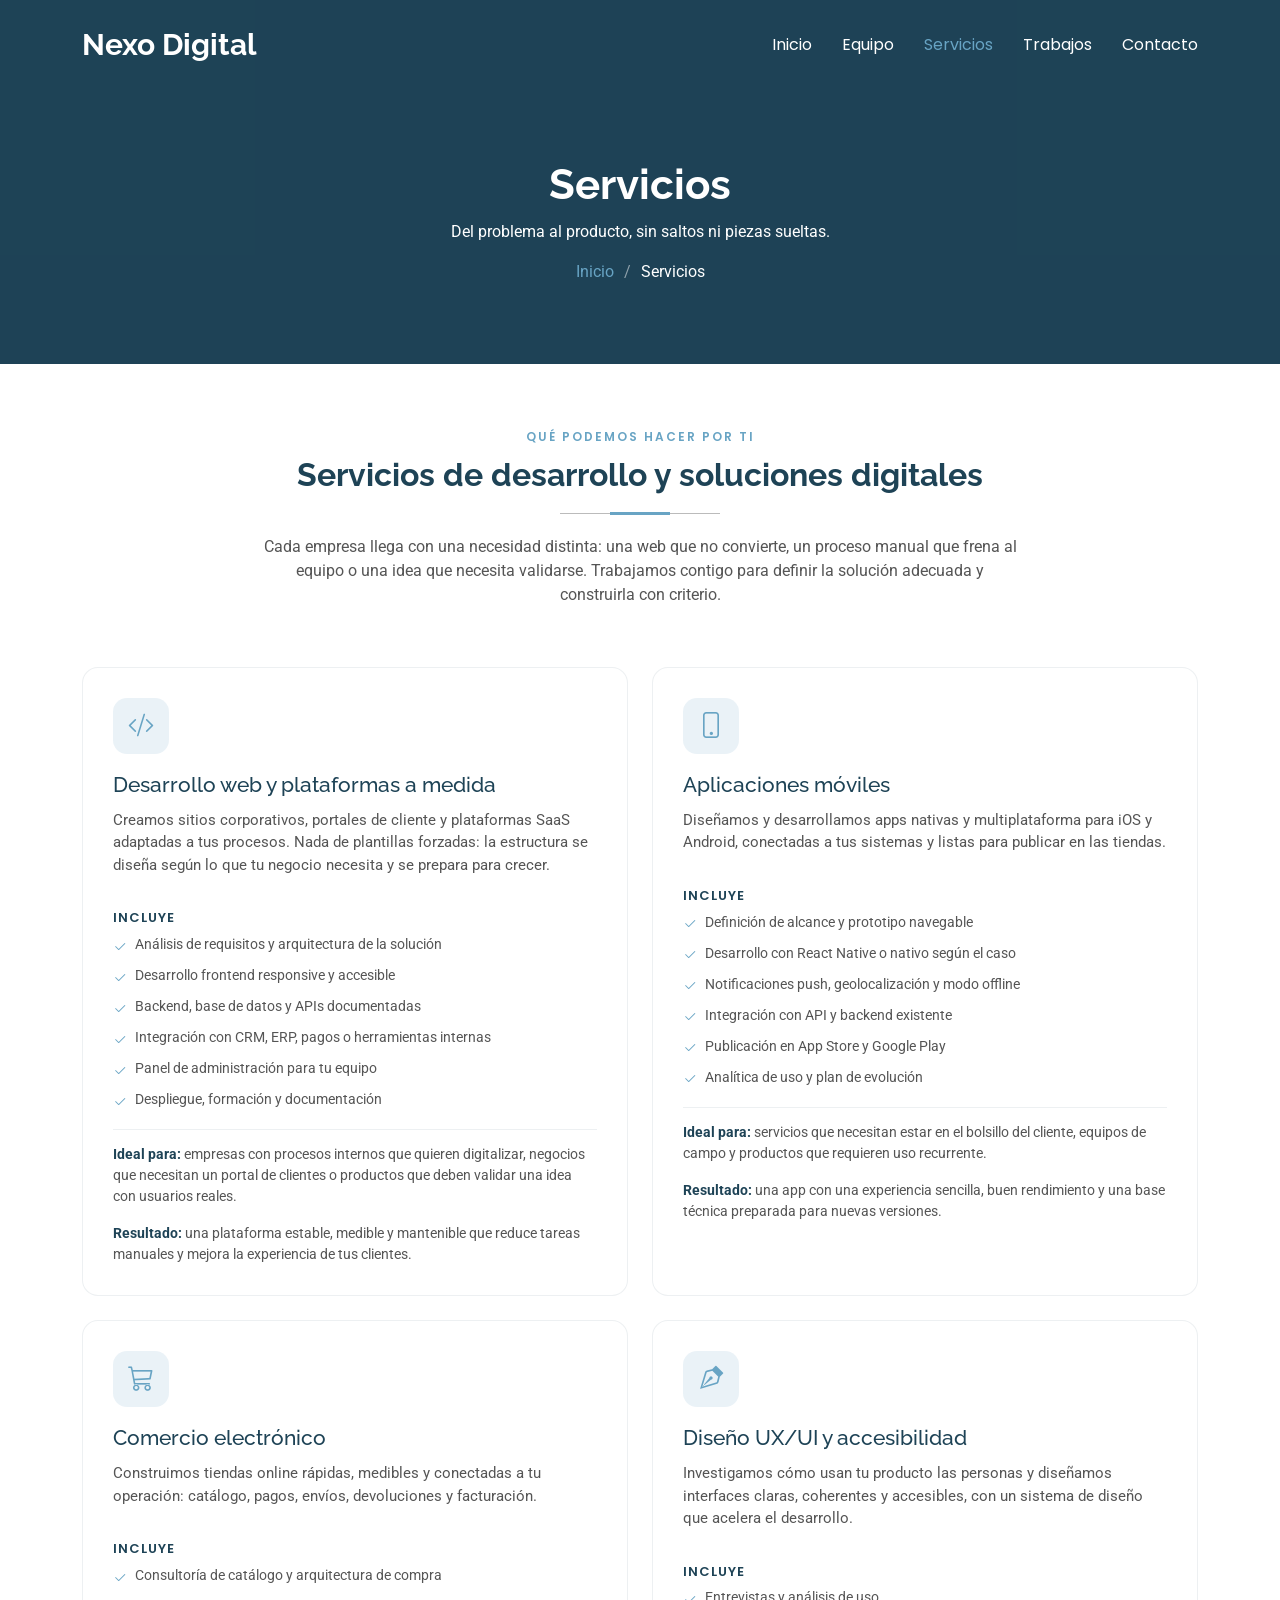
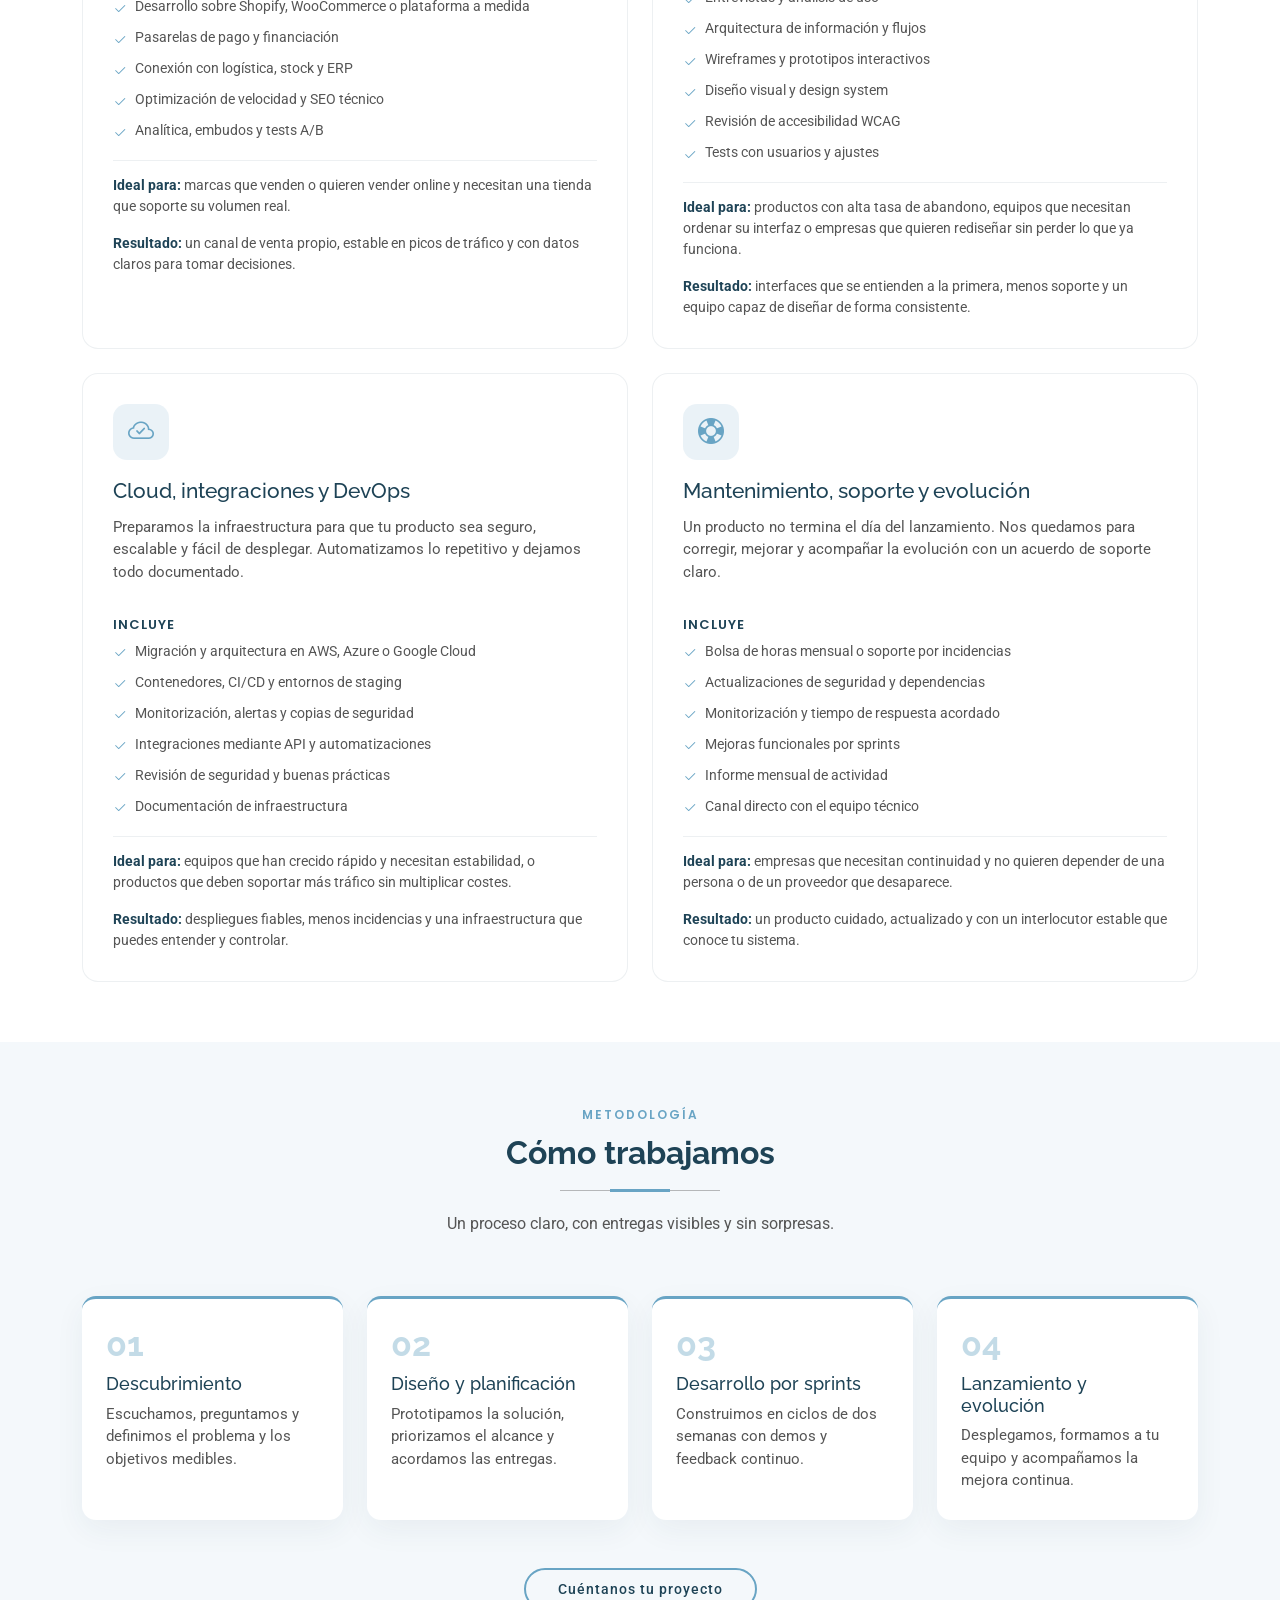
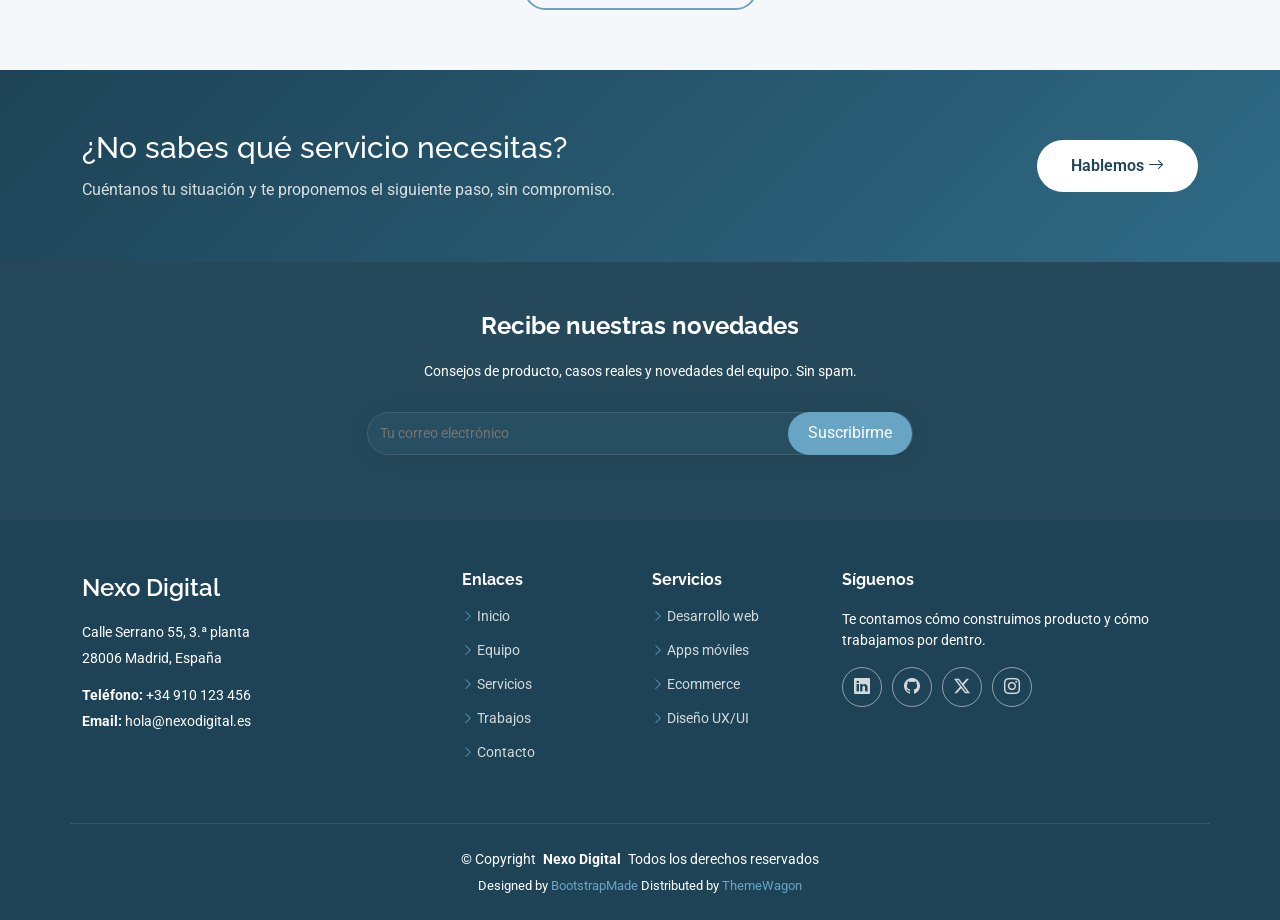
<file: servicios.html>
<!DOCTYPE html>
<html lang="es">

<head>
  <meta charset="utf-8">
  <meta content="width=device-width, initial-scale=1.0" name="viewport">
  <title>Servicios — Nexo Digital</title>
  <meta name="description" content="Desarrollo web, aplicaciones móviles, ecommerce, diseño UX/UI, cloud y soporte. Soluciones digitales a medida para tu empresa.">

  <!-- Favicons -->
  <link href="assets/img/favicon.png" rel="icon">
  <link href="assets/img/apple-touch-icon.png" rel="apple-touch-icon">

  <!-- Fonts -->
  <link href="https://fonts.googleapis.com" rel="preconnect">
  <link href="https://fonts.gstatic.com" rel="preconnect" crossorigin>
  <link href="https://fonts.googleapis.com/css2?family=Roboto:ital,wght@0,100;0,300;0,400;0,500;0,700;0,900;1,100;1,300;1,400;1,500;1,700;1,900&family=Poppins:ital,wght@0,100;0,200;0,300;0,400;0,500;0,600;0,700;0,800;0,900;1,100;1,200;1,300;1,400;1,500;1,600;1,700;1,800;1,900&family=Raleway:ital,wght@0,100;0,200;0,300;0,400;0,500;0,600;0,700;0,800;0,900;1,100;1,200;1,300;1,400;1,500;1,600;1,700;1,800;1,900&display=swap" rel="stylesheet">

  <!-- Vendor CSS Files -->
  <link href="assets/vendor/bootstrap/css/bootstrap.min.css" rel="stylesheet">
  <link href="assets/vendor/bootstrap-icons/bootstrap-icons.css" rel="stylesheet">
  <link href="assets/vendor/aos/aos.css" rel="stylesheet">
  <link href="assets/vendor/glightbox/css/glightbox.min.css" rel="stylesheet">
  <link href="assets/vendor/swiper/swiper-bundle.min.css" rel="stylesheet">

  <!-- Main CSS File -->
  <link href="assets/css/main.css" rel="stylesheet">
  <link href="assets/css/custom.css" rel="stylesheet">
</head>

<body class="services-page">

  <header id="header" class="header d-flex align-items-center fixed-top">
    <div class="container-fluid container-xl position-relative d-flex align-items-center justify-content-between">

      <a href="index.html" class="logo d-flex align-items-center">
        <h1 class="sitename">Nexo Digital</h1>
      </a>

      <nav id="navmenu" class="navmenu">
        <ul>
          <li><a href="index.html">Inicio</a></li>
          <li><a href="equipo.html">Equipo</a></li>
          <li><a href="servicios.html" class="active">Servicios</a></li>
          <li><a href="trabajos.html">Trabajos</a></li>
          <li><a href="contacto.html">Contacto</a></li>
        </ul>
        <i class="mobile-nav-toggle d-xl-none bi bi-list"></i>
      </nav>

    </div>
  </header>

  <main class="main">

    <!-- Page Title -->
    <div class="page-title dark-background">
      <div class="container position-relative">
        <h1>Servicios</h1>
        <p>Del problema al producto, sin saltos ni piezas sueltas.</p>
        <nav class="breadcrumbs">
          <ol>
            <li><a href="index.html">Inicio</a></li>
            <li class="current">Servicios</li>
          </ol>
        </nav>
      </div>
    </div><!-- End Page Title -->

    <!-- Intro -->
    <section class="section">

      <div class="container section-title" data-aos="fade-up">
        <span class="eyebrow">Qué podemos hacer por ti</span>
        <h2>Servicios de desarrollo y soluciones digitales</h2>
        <p class="section-intro">Cada empresa llega con una necesidad distinta: una web que no convierte, un proceso manual que frena al equipo o una idea que necesita validarse. Trabajamos contigo para definir la solución adecuada y construirla con criterio.</p>
      </div>

      <div class="container">

        <div class="row gy-4">

          <!-- Servicio 1 -->
          <div class="col-lg-6" id="desarrollo-web" data-aos="fade-up" data-aos-delay="100">
            <div class="service-detail">
              <div class="service-icon"><i class="bi bi-code-slash"></i></div>
              <h3>Desarrollo web y plataformas a medida</h3>
              <p>Creamos sitios corporativos, portales de cliente y plataformas SaaS adaptadas a tus procesos. Nada de plantillas forzadas: la estructura se diseña según lo que tu negocio necesita y se prepara para crecer.</p>
              <h4>Incluye</h4>
              <ul>
                <li><i class="bi bi-check2"></i> Análisis de requisitos y arquitectura de la solución</li>
                <li><i class="bi bi-check2"></i> Desarrollo frontend responsive y accesible</li>
                <li><i class="bi bi-check2"></i> Backend, base de datos y APIs documentadas</li>
                <li><i class="bi bi-check2"></i> Integración con CRM, ERP, pagos o herramientas internas</li>
                <li><i class="bi bi-check2"></i> Panel de administración para tu equipo</li>
                <li><i class="bi bi-check2"></i> Despliegue, formación y documentación</li>
              </ul>
              <div class="service-note">
                <p><strong>Ideal para:</strong> empresas con procesos internos que quieren digitalizar, negocios que necesitan un portal de clientes o productos que deben validar una idea con usuarios reales.</p>
                <p class="mb-0"><strong>Resultado:</strong> una plataforma estable, medible y mantenible que reduce tareas manuales y mejora la experiencia de tus clientes.</p>
              </div>
            </div>
          </div><!-- End Servicio -->

          <!-- Servicio 2 -->
          <div class="col-lg-6" id="apps-moviles" data-aos="fade-up" data-aos-delay="200">
            <div class="service-detail">
              <div class="service-icon"><i class="bi bi-phone"></i></div>
              <h3>Aplicaciones móviles</h3>
              <p>Diseñamos y desarrollamos apps nativas y multiplataforma para iOS y Android, conectadas a tus sistemas y listas para publicar en las tiendas.</p>
              <h4>Incluye</h4>
              <ul>
                <li><i class="bi bi-check2"></i> Definición de alcance y prototipo navegable</li>
                <li><i class="bi bi-check2"></i> Desarrollo con React Native o nativo según el caso</li>
                <li><i class="bi bi-check2"></i> Notificaciones push, geolocalización y modo offline</li>
                <li><i class="bi bi-check2"></i> Integración con API y backend existente</li>
                <li><i class="bi bi-check2"></i> Publicación en App Store y Google Play</li>
                <li><i class="bi bi-check2"></i> Analítica de uso y plan de evolución</li>
              </ul>
              <div class="service-note">
                <p><strong>Ideal para:</strong> servicios que necesitan estar en el bolsillo del cliente, equipos de campo y productos que requieren uso recurrente.</p>
                <p class="mb-0"><strong>Resultado:</strong> una app con una experiencia sencilla, buen rendimiento y una base técnica preparada para nuevas versiones.</p>
              </div>
            </div>
          </div><!-- End Servicio -->

          <!-- Servicio 3 -->
          <div class="col-lg-6" id="ecommerce" data-aos="fade-up" data-aos-delay="300">
            <div class="service-detail">
              <div class="service-icon"><i class="bi bi-cart3"></i></div>
              <h3>Comercio electrónico</h3>
              <p>Construimos tiendas online rápidas, medibles y conectadas a tu operación: catálogo, pagos, envíos, devoluciones y facturación.</p>
              <h4>Incluye</h4>
              <ul>
                <li><i class="bi bi-check2"></i> Consultoría de catálogo y arquitectura de compra</li>
                <li><i class="bi bi-check2"></i> Desarrollo sobre Shopify, WooCommerce o plataforma a medida</li>
                <li><i class="bi bi-check2"></i> Pasarelas de pago y financiación</li>
                <li><i class="bi bi-check2"></i> Conexión con logística, stock y ERP</li>
                <li><i class="bi bi-check2"></i> Optimización de velocidad y SEO técnico</li>
                <li><i class="bi bi-check2"></i> Analítica, embudos y tests A/B</li>
              </ul>
              <div class="service-note">
                <p><strong>Ideal para:</strong> marcas que venden o quieren vender online y necesitan una tienda que soporte su volumen real.</p>
                <p class="mb-0"><strong>Resultado:</strong> un canal de venta propio, estable en picos de tráfico y con datos claros para tomar decisiones.</p>
              </div>
            </div>
          </div><!-- End Servicio -->

          <!-- Servicio 4 -->
          <div class="col-lg-6" id="ux-ui" data-aos="fade-up" data-aos-delay="400">
            <div class="service-detail">
              <div class="service-icon"><i class="bi bi-vector-pen"></i></div>
              <h3>Diseño UX/UI y accesibilidad</h3>
              <p>Investigamos cómo usan tu producto las personas y diseñamos interfaces claras, coherentes y accesibles, con un sistema de diseño que acelera el desarrollo.</p>
              <h4>Incluye</h4>
              <ul>
                <li><i class="bi bi-check2"></i> Entrevistas y análisis de uso</li>
                <li><i class="bi bi-check2"></i> Arquitectura de información y flujos</li>
                <li><i class="bi bi-check2"></i> Wireframes y prototipos interactivos</li>
                <li><i class="bi bi-check2"></i> Diseño visual y design system</li>
                <li><i class="bi bi-check2"></i> Revisión de accesibilidad WCAG</li>
                <li><i class="bi bi-check2"></i> Tests con usuarios y ajustes</li>
              </ul>
              <div class="service-note">
                <p><strong>Ideal para:</strong> productos con alta tasa de abandono, equipos que necesitan ordenar su interfaz o empresas que quieren rediseñar sin perder lo que ya funciona.</p>
                <p class="mb-0"><strong>Resultado:</strong> interfaces que se entienden a la primera, menos soporte y un equipo capaz de diseñar de forma consistente.</p>
              </div>
            </div>
          </div><!-- End Servicio -->

          <!-- Servicio 5 -->
          <div class="col-lg-6" id="cloud" data-aos="fade-up" data-aos-delay="500">
            <div class="service-detail">
              <div class="service-icon"><i class="bi bi-cloud-check"></i></div>
              <h3>Cloud, integraciones y DevOps</h3>
              <p>Preparamos la infraestructura para que tu producto sea seguro, escalable y fácil de desplegar. Automatizamos lo repetitivo y dejamos todo documentado.</p>
              <h4>Incluye</h4>
              <ul>
                <li><i class="bi bi-check2"></i> Migración y arquitectura en AWS, Azure o Google Cloud</li>
                <li><i class="bi bi-check2"></i> Contenedores, CI/CD y entornos de staging</li>
                <li><i class="bi bi-check2"></i> Monitorización, alertas y copias de seguridad</li>
                <li><i class="bi bi-check2"></i> Integraciones mediante API y automatizaciones</li>
                <li><i class="bi bi-check2"></i> Revisión de seguridad y buenas prácticas</li>
                <li><i class="bi bi-check2"></i> Documentación de infraestructura</li>
              </ul>
              <div class="service-note">
                <p><strong>Ideal para:</strong> equipos que han crecido rápido y necesitan estabilidad, o productos que deben soportar más tráfico sin multiplicar costes.</p>
                <p class="mb-0"><strong>Resultado:</strong> despliegues fiables, menos incidencias y una infraestructura que puedes entender y controlar.</p>
              </div>
            </div>
          </div><!-- End Servicio -->

          <!-- Servicio 6 -->
          <div class="col-lg-6" id="soporte" data-aos="fade-up" data-aos-delay="600">
            <div class="service-detail">
              <div class="service-icon"><i class="bi bi-life-preserver"></i></div>
              <h3>Mantenimiento, soporte y evolución</h3>
              <p>Un producto no termina el día del lanzamiento. Nos quedamos para corregir, mejorar y acompañar la evolución con un acuerdo de soporte claro.</p>
              <h4>Incluye</h4>
              <ul>
                <li><i class="bi bi-check2"></i> Bolsa de horas mensual o soporte por incidencias</li>
                <li><i class="bi bi-check2"></i> Actualizaciones de seguridad y dependencias</li>
                <li><i class="bi bi-check2"></i> Monitorización y tiempo de respuesta acordado</li>
                <li><i class="bi bi-check2"></i> Mejoras funcionales por sprints</li>
                <li><i class="bi bi-check2"></i> Informe mensual de actividad</li>
                <li><i class="bi bi-check2"></i> Canal directo con el equipo técnico</li>
              </ul>
              <div class="service-note">
                <p><strong>Ideal para:</strong> empresas que necesitan continuidad y no quieren depender de una persona o de un proveedor que desaparece.</p>
                <p class="mb-0"><strong>Resultado:</strong> un producto cuidado, actualizado y con un interlocutor estable que conoce tu sistema.</p>
              </div>
            </div>
          </div><!-- End Servicio -->

        </div>

      </div>

    </section><!-- /Servicios -->

    <!-- Proceso -->
    <section class="section light-background">

      <div class="container section-title" data-aos="fade-up">
        <span class="eyebrow">Metodología</span>
        <h2>Cómo trabajamos</h2>
        <p class="section-intro">Un proceso claro, con entregas visibles y sin sorpresas.</p>
      </div>

      <div class="container">

        <div class="row gy-4">

          <div class="col-lg-3 col-md-6" data-aos="fade-up" data-aos-delay="100">
            <div class="process-step">
              <div class="step-num">01</div>
              <h3>Descubrimiento</h3>
              <p>Escuchamos, preguntamos y definimos el problema y los objetivos medibles.</p>
            </div>
          </div>

          <div class="col-lg-3 col-md-6" data-aos="fade-up" data-aos-delay="200">
            <div class="process-step">
              <div class="step-num">02</div>
              <h3>Diseño y planificación</h3>
              <p>Prototipamos la solución, priorizamos el alcance y acordamos las entregas.</p>
            </div>
          </div>

          <div class="col-lg-3 col-md-6" data-aos="fade-up" data-aos-delay="300">
            <div class="process-step">
              <div class="step-num">03</div>
              <h3>Desarrollo por sprints</h3>
              <p>Construimos en ciclos de dos semanas con demos y feedback continuo.</p>
            </div>
          </div>

          <div class="col-lg-3 col-md-6" data-aos="fade-up" data-aos-delay="400">
            <div class="process-step">
              <div class="step-num">04</div>
              <h3>Lanzamiento y evolución</h3>
              <p>Desplegamos, formamos a tu equipo y acompañamos la mejora continua.</p>
            </div>
          </div>

        </div>

        <div class="text-center mt-5" data-aos="fade-up">
          <a href="contacto.html" class="btn-line">Cuéntanos tu proyecto</a>
        </div>

      </div>

    </section><!-- /Proceso -->

    <!-- CTA -->
    <section class="cta-band">
      <div class="container">
        <div class="row align-items-center gy-4">
          <div class="col-lg-8">
            <h2>¿No sabes qué servicio necesitas?</h2>
            <p>Cuéntanos tu situación y te proponemos el siguiente paso, sin compromiso.</p>
          </div>
          <div class="col-lg-4 text-lg-end">
            <a href="contacto.html" class="btn-cta">Hablemos <i class="bi bi-arrow-right"></i></a>
          </div>
        </div>
      </div>
    </section>

  </main>

  <footer id="footer" class="footer dark-background">

    <div class="footer-newsletter">
      <div class="container">
        <div class="row justify-content-center text-center">
          <div class="col-lg-6">
            <h4>Recibe nuestras novedades</h4>
            <p>Consejos de producto, casos reales y novedades del equipo. Sin spam.</p>
            <form action="forms/newsletter.php" method="post" class="php-email-form">
              <div class="newsletter-form"><input type="email" name="email" placeholder="Tu correo electrónico" aria-label="Correo electrónico"><input type="submit" value="Suscribirme"></div>
              <div class="loading">Enviando</div>
              <div class="error-message"></div>
              <div class="sent-message">Gracias, tu suscripción se ha enviado correctamente.</div>
            </form>
          </div>
        </div>
      </div>
    </div>

    <div class="container footer-top">
      <div class="row gy-4">
        <div class="col-lg-4 col-md-6 footer-about">
          <a href="index.html" class="d-flex align-items-center">
            <span class="sitename">Nexo Digital</span>
          </a>
          <div class="footer-contact pt-3">
            <p>Calle Serrano 55, 3.ª planta</p>
            <p>28006 Madrid, España</p>
            <p class="mt-3"><strong>Teléfono:</strong> <span>+34 910 123 456</span></p>
            <p><strong>Email:</strong> <span>hola@nexodigital.es</span></p>
          </div>
        </div>

        <div class="col-lg-2 col-md-3 footer-links">
          <h4>Enlaces</h4>
          <ul>
            <li><i class="bi bi-chevron-right"></i> <a href="index.html">Inicio</a></li>
            <li><i class="bi bi-chevron-right"></i> <a href="equipo.html">Equipo</a></li>
            <li><i class="bi bi-chevron-right"></i> <a href="servicios.html">Servicios</a></li>
            <li><i class="bi bi-chevron-right"></i> <a href="trabajos.html">Trabajos</a></li>
            <li><i class="bi bi-chevron-right"></i> <a href="contacto.html">Contacto</a></li>
          </ul>
        </div>

        <div class="col-lg-2 col-md-3 footer-links">
          <h4>Servicios</h4>
          <ul>
            <li><i class="bi bi-chevron-right"></i> <a href="servicios.html#desarrollo-web">Desarrollo web</a></li>
            <li><i class="bi bi-chevron-right"></i> <a href="servicios.html#apps-moviles">Apps móviles</a></li>
            <li><i class="bi bi-chevron-right"></i> <a href="servicios.html#ecommerce">Ecommerce</a></li>
            <li><i class="bi bi-chevron-right"></i> <a href="servicios.html#ux-ui">Diseño UX/UI</a></li>
          </ul>
        </div>

        <div class="col-lg-4 col-md-12">
          <h4>Síguenos</h4>
          <p>Te contamos cómo construimos producto y cómo trabajamos por dentro.</p>
          <div class="social-links d-flex">
            <a href="https://www.linkedin.com/company/nexodigital" target="_blank" rel="noopener" aria-label="LinkedIn"><i class="bi bi-linkedin"></i></a>
            <a href="https://github.com/nexodigital" target="_blank" rel="noopener" aria-label="GitHub"><i class="bi bi-github"></i></a>
            <a href="https://x.com/nexodigital" target="_blank" rel="noopener" aria-label="X"><i class="bi bi-twitter-x"></i></a>
            <a href="https://www.instagram.com/nexodigital" target="_blank" rel="noopener" aria-label="Instagram"><i class="bi bi-instagram"></i></a>
          </div>
        </div>

      </div>
    </div>

    <div class="container copyright text-center mt-4">
      <p>© <span>Copyright</span> <strong class="px-1 sitename">Nexo Digital</strong> <span>Todos los derechos reservados</span></p>
      <div class="credits">
        Designed by <a href="https://bootstrapmade.com/">BootstrapMade</a> Distributed by <a href="https://themewagon.com" target="_blank">ThemeWagon</a>
      </div>
    </div>

  </footer>

  <!-- Scroll Top -->
  <a href="#" id="scroll-top" class="scroll-top d-flex align-items-center justify-content-center"><i class="bi bi-arrow-up-short"></i></a>

  <!-- Preloader -->
  <div id="preloader"></div>

  <!-- Vendor JS Files -->
  <script src="assets/vendor/bootstrap/js/bootstrap.bundle.min.js"></script>
  <script src="assets/vendor/php-email-form/validate.js"></script>
  <script src="assets/vendor/aos/aos.js"></script>
  <script src="assets/vendor/glightbox/js/glightbox.min.js"></script>
  <script src="assets/vendor/purecounter/purecounter_vanilla.js"></script>
  <script src="assets/vendor/swiper/swiper-bundle.min.js"></script>
  <script src="assets/vendor/waypoints/noframework.waypoints.js"></script>
  <script src="assets/vendor/imagesloaded/imagesloaded.pkgd.min.js"></script>
  <script src="assets/vendor/isotope-layout/isotope.pkgd.min.js"></script>

  <!-- Main JS File -->
  <script src="assets/js/main.js"></script>

</body>

</html>
</file>
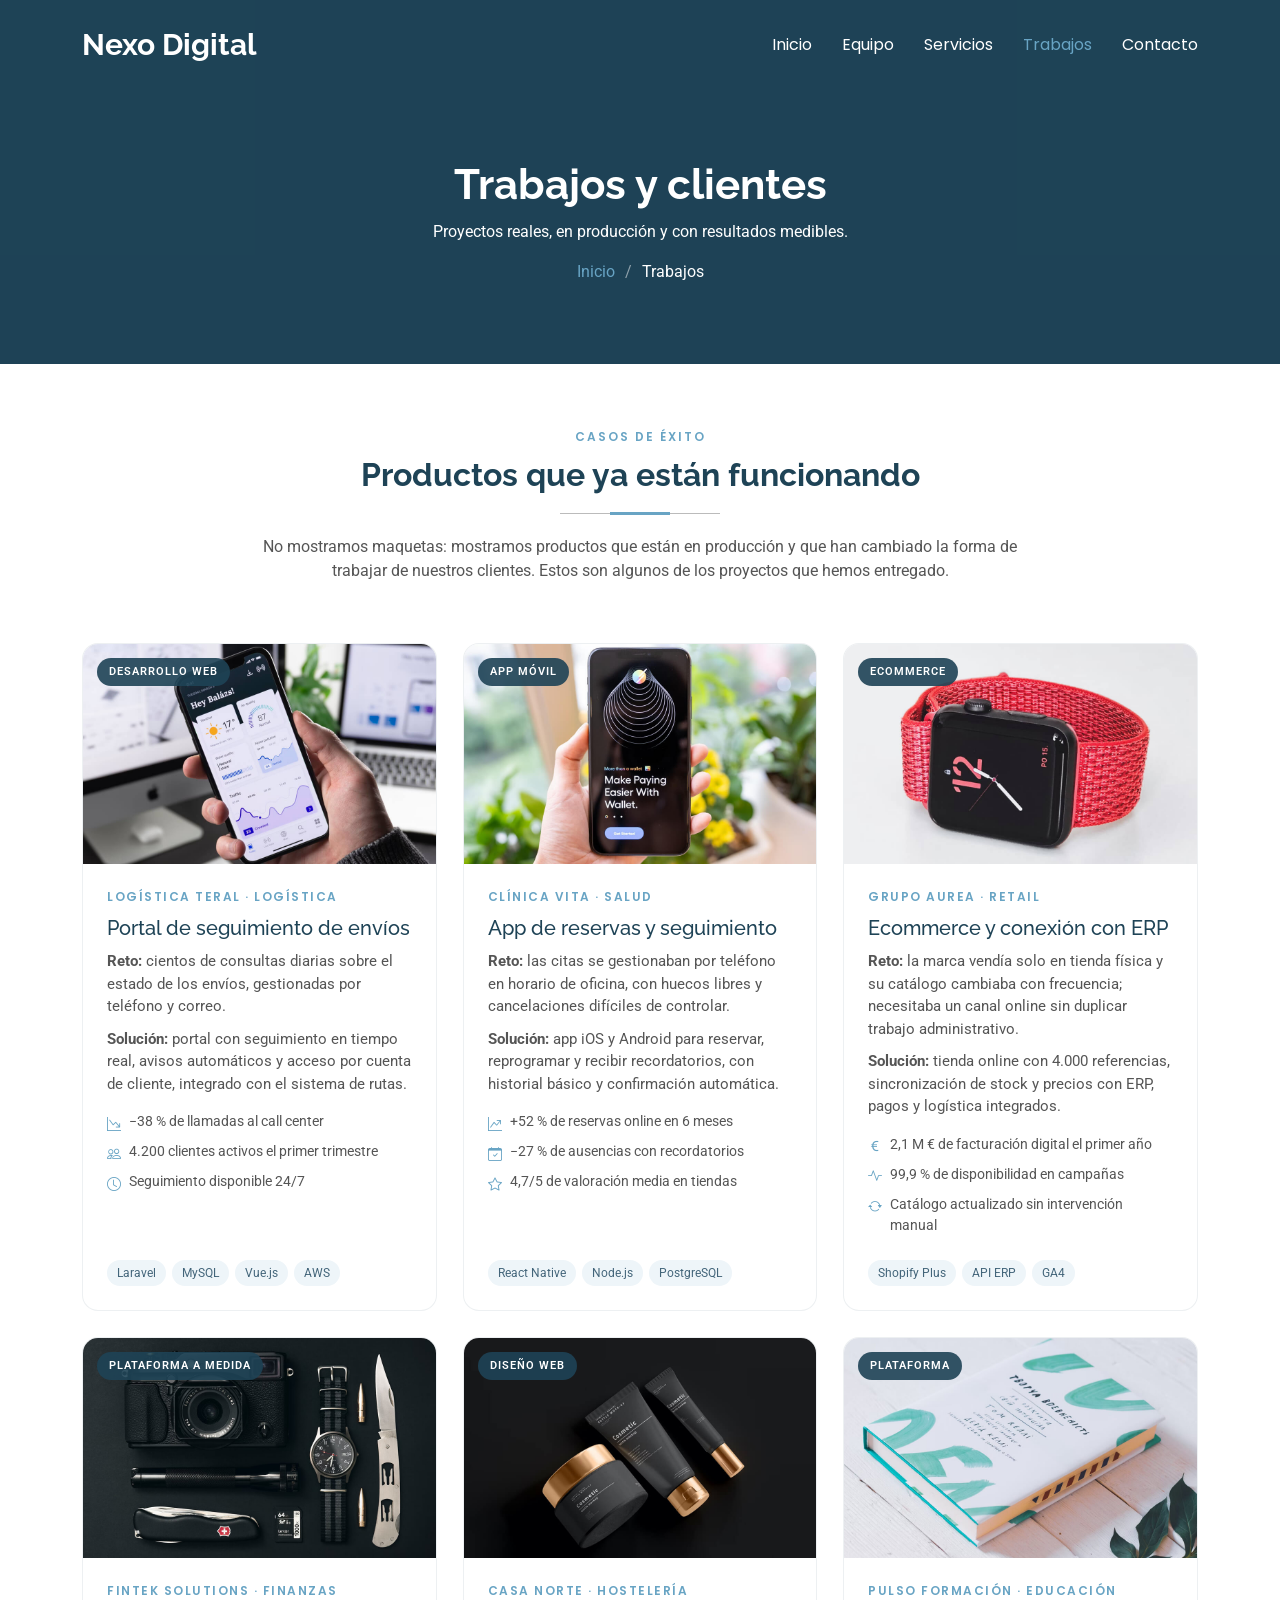
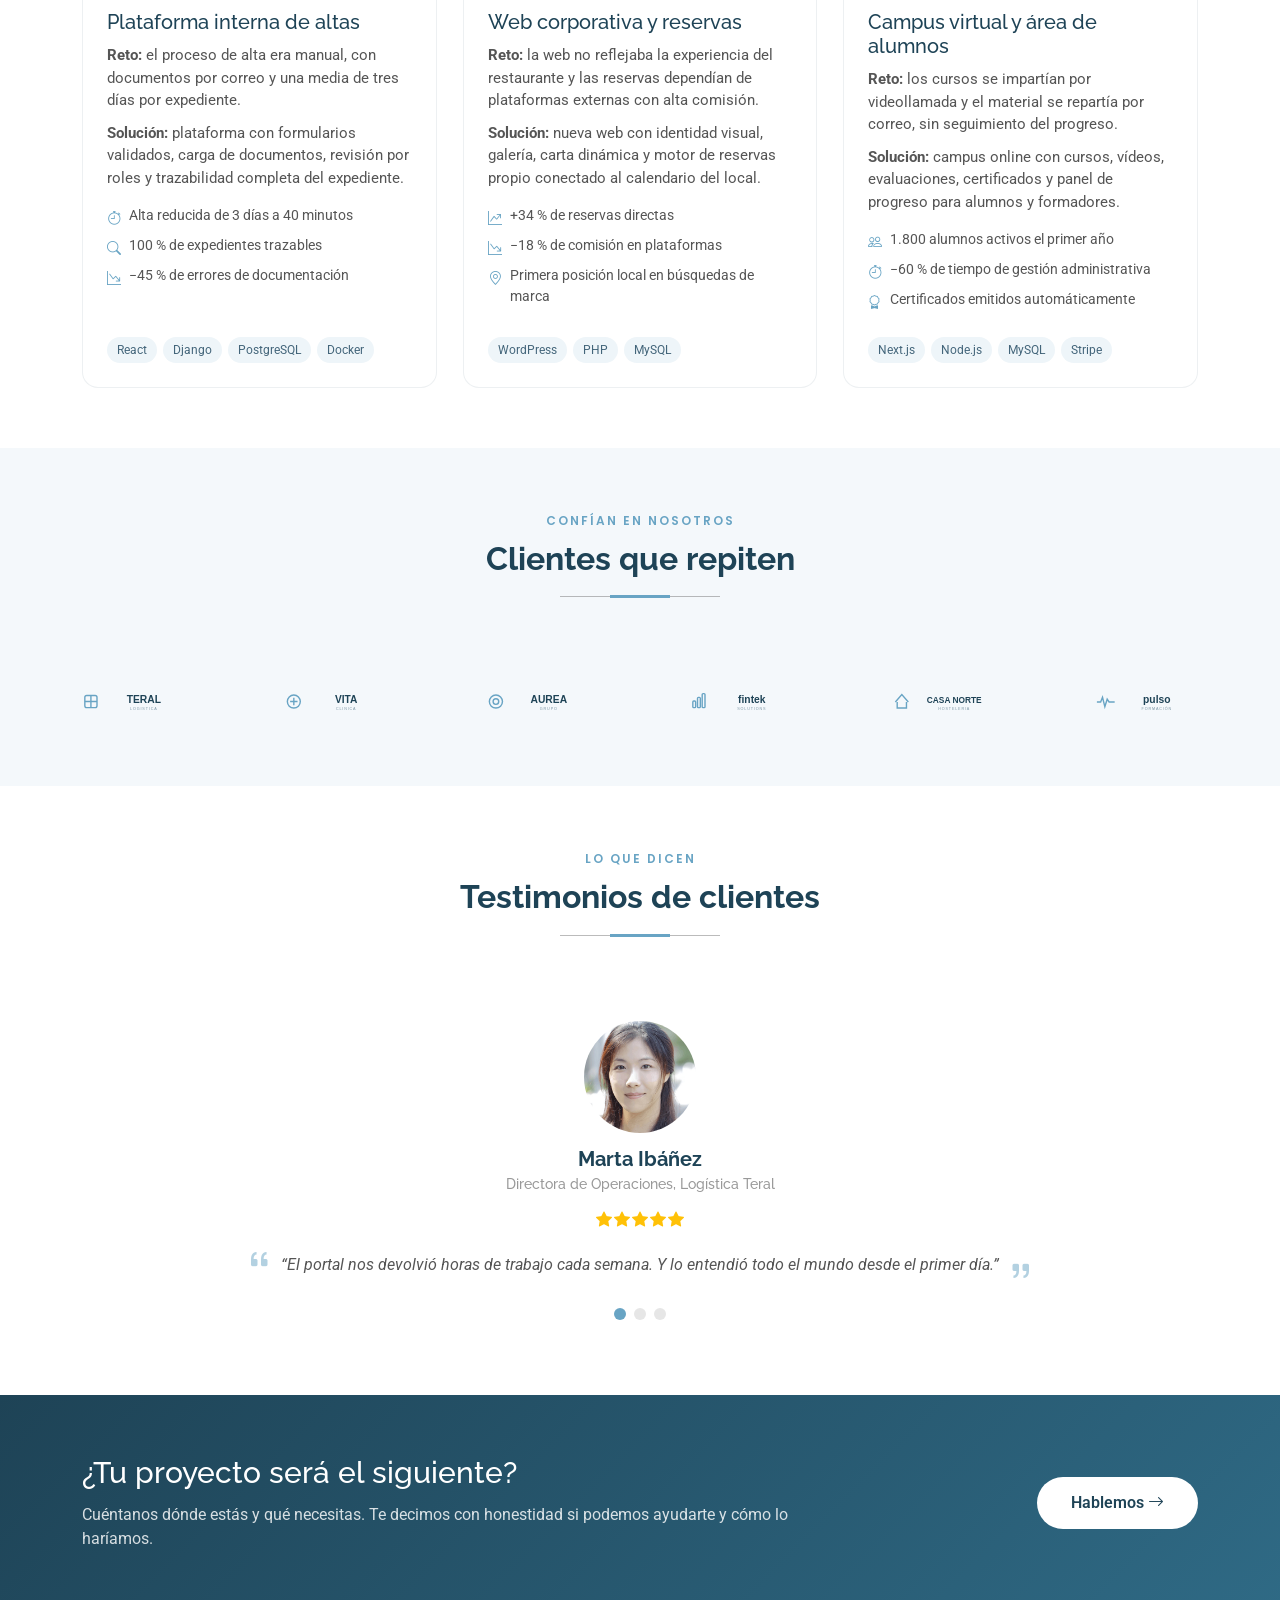
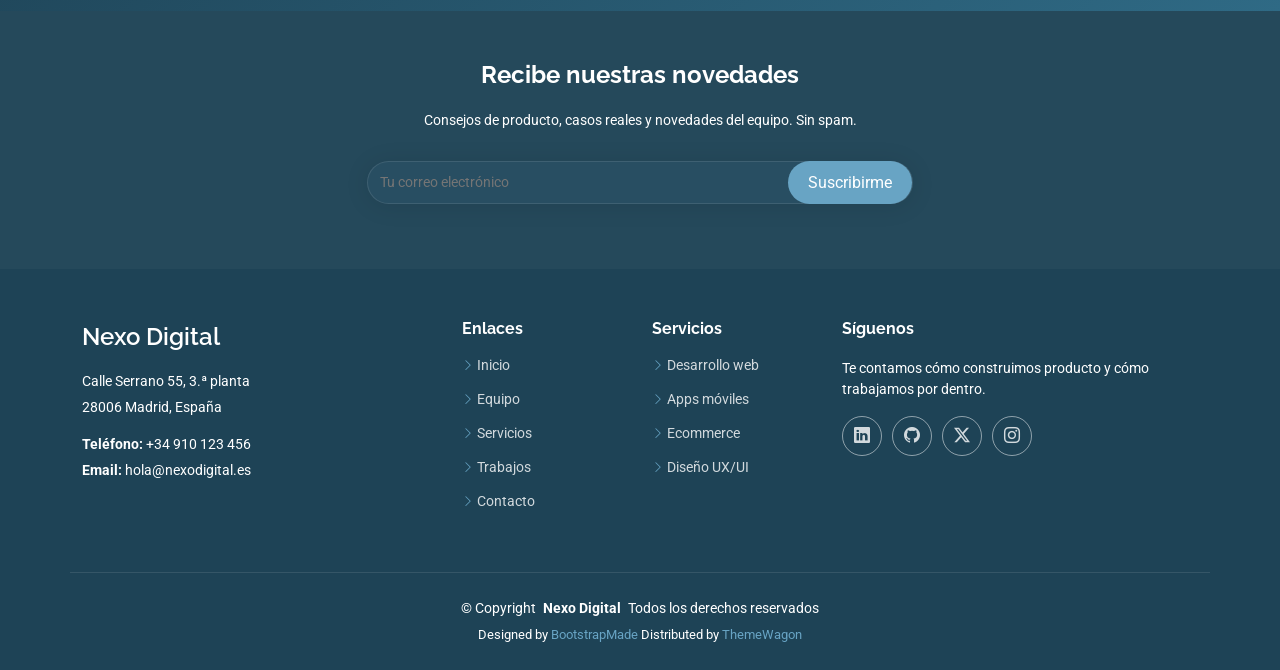
<file: trabajos.html>
<!DOCTYPE html>
<html lang="es">

<head>
  <meta charset="utf-8">
  <meta content="width=device-width, initial-scale=1.0" name="viewport">
  <title>Trabajos y clientes — Nexo Digital</title>
  <meta name="description" content="Casos de éxito de Nexo Digital: portales, apps, ecommerce y plataformas a medida con resultados medibles.">

  <!-- Favicons -->
  <link href="assets/img/favicon.png" rel="icon">
  <link href="assets/img/apple-touch-icon.png" rel="apple-touch-icon">

  <!-- Fonts -->
  <link href="https://fonts.googleapis.com" rel="preconnect">
  <link href="https://fonts.gstatic.com" rel="preconnect" crossorigin>
  <link href="https://fonts.googleapis.com/css2?family=Roboto:ital,wght@0,100;0,300;0,400;0,500;0,700;0,900;1,100;1,300;1,400;1,500;1,700;1,900&family=Poppins:ital,wght@0,100;0,200;0,300;0,400;0,500;0,600;0,700;0,800;0,900;1,100;1,200;1,300;1,400;1,500;1,600;1,700;1,800;1,900&family=Raleway:ital,wght@0,100;0,200;0,300;0,400;0,500;0,600;0,700;0,800;0,900;1,100;1,200;1,300;1,400;1,500;1,600;1,700;1,800;1,900&display=swap" rel="stylesheet">

  <!-- Vendor CSS Files -->
  <link href="assets/vendor/bootstrap/css/bootstrap.min.css" rel="stylesheet">
  <link href="assets/vendor/bootstrap-icons/bootstrap-icons.css" rel="stylesheet">
  <link href="assets/vendor/aos/aos.css" rel="stylesheet">
  <link href="assets/vendor/glightbox/css/glightbox.min.css" rel="stylesheet">
  <link href="assets/vendor/swiper/swiper-bundle.min.css" rel="stylesheet">

  <!-- Main CSS File -->
  <link href="assets/css/main.css" rel="stylesheet">
  <link href="assets/css/custom.css" rel="stylesheet">
</head>

<body class="portfolio-page">

  <header id="header" class="header d-flex align-items-center fixed-top">
    <div class="container-fluid container-xl position-relative d-flex align-items-center justify-content-between">

      <a href="index.html" class="logo d-flex align-items-center">
        <h1 class="sitename">Nexo Digital</h1>
      </a>

      <nav id="navmenu" class="navmenu">
        <ul>
          <li><a href="index.html">Inicio</a></li>
          <li><a href="equipo.html">Equipo</a></li>
          <li><a href="servicios.html">Servicios</a></li>
          <li><a href="trabajos.html" class="active">Trabajos</a></li>
          <li><a href="contacto.html">Contacto</a></li>
        </ul>
        <i class="mobile-nav-toggle d-xl-none bi bi-list"></i>
      </nav>

    </div>
  </header>

  <main class="main">

    <!-- Page Title -->
    <div class="page-title dark-background">
      <div class="container position-relative">
        <h1>Trabajos y clientes</h1>
        <p>Proyectos reales, en producción y con resultados medibles.</p>
        <nav class="breadcrumbs">
          <ol>
            <li><a href="index.html">Inicio</a></li>
            <li class="current">Trabajos</li>
          </ol>
        </nav>
      </div>
    </div><!-- End Page Title -->

    <!-- Casos -->
    <section class="section">

      <div class="container section-title" data-aos="fade-up">
        <span class="eyebrow">Casos de éxito</span>
        <h2>Productos que ya están funcionando</h2>
        <p class="section-intro">No mostramos maquetas: mostramos productos que están en producción y que han cambiado la forma de trabajar de nuestros clientes. Estos son algunos de los proyectos que hemos entregado.</p>
      </div>

      <div class="container">
        <div class="cases-grid">

          <!-- Caso 1 -->
          <article class="case-card" data-aos="fade-up" data-aos-delay="100">
            <div class="case-img">
              <img src="assets/img/portfolio/app-1.jpg" alt="Portal de seguimiento de envíos de Logística Teral">
              <span class="case-tag">Desarrollo web</span>
            </div>
            <div class="case-body">
              <span class="case-client">Logística Teral · Logística</span>
              <h3>Portal de seguimiento de envíos</h3>
              <p><strong>Reto:</strong> cientos de consultas diarias sobre el estado de los envíos, gestionadas por teléfono y correo.</p>
              <p><strong>Solución:</strong> portal con seguimiento en tiempo real, avisos automáticos y acceso por cuenta de cliente, integrado con el sistema de rutas.</p>
              <ul class="case-results">
                <li><i class="bi bi-graph-down-arrow"></i> −38 % de llamadas al call center</li>
                <li><i class="bi bi-people"></i> 4.200 clientes activos el primer trimestre</li>
                <li><i class="bi bi-clock"></i> Seguimiento disponible 24/7</li>
              </ul>
              <div class="case-tech">
                <span>Laravel</span><span>MySQL</span><span>Vue.js</span><span>AWS</span>
              </div>
            </div>
          </article><!-- End Caso -->

          <!-- Caso 2 -->
          <article class="case-card" data-aos="fade-up" data-aos-delay="200">
            <div class="case-img">
              <img src="assets/img/portfolio/app-2.jpg" alt="App móvil de reservas de Clínica Vita">
              <span class="case-tag">App móvil</span>
            </div>
            <div class="case-body">
              <span class="case-client">Clínica Vita · Salud</span>
              <h3>App de reservas y seguimiento</h3>
              <p><strong>Reto:</strong> las citas se gestionaban por teléfono en horario de oficina, con huecos libres y cancelaciones difíciles de controlar.</p>
              <p><strong>Solución:</strong> app iOS y Android para reservar, reprogramar y recibir recordatorios, con historial básico y confirmación automática.</p>
              <ul class="case-results">
                <li><i class="bi bi-graph-up-arrow"></i> +52 % de reservas online en 6 meses</li>
                <li><i class="bi bi-calendar-check"></i> −27 % de ausencias con recordatorios</li>
                <li><i class="bi bi-star"></i> 4,7/5 de valoración media en tiendas</li>
              </ul>
              <div class="case-tech">
                <span>React Native</span><span>Node.js</span><span>PostgreSQL</span>
              </div>
            </div>
          </article><!-- End Caso -->

          <!-- Caso 3 -->
          <article class="case-card" data-aos="fade-up" data-aos-delay="300">
            <div class="case-img">
              <img src="assets/img/portfolio/product-1.jpg" alt="Ecommerce de Grupo Aurea">
              <span class="case-tag">Ecommerce</span>
            </div>
            <div class="case-body">
              <span class="case-client">Grupo Aurea · Retail</span>
              <h3>Ecommerce y conexión con ERP</h3>
              <p><strong>Reto:</strong> la marca vendía solo en tienda física y su catálogo cambiaba con frecuencia; necesitaba un canal online sin duplicar trabajo administrativo.</p>
              <p><strong>Solución:</strong> tienda online con 4.000 referencias, sincronización de stock y precios con ERP, pagos y logística integrados.</p>
              <ul class="case-results">
                <li><i class="bi bi-currency-euro"></i> 2,1 M € de facturación digital el primer año</li>
                <li><i class="bi bi-activity"></i> 99,9 % de disponibilidad en campañas</li>
                <li><i class="bi bi-arrow-repeat"></i> Catálogo actualizado sin intervención manual</li>
              </ul>
              <div class="case-tech">
                <span>Shopify Plus</span><span>API ERP</span><span>GA4</span>
              </div>
            </div>
          </article><!-- End Caso -->

          <!-- Caso 4 -->
          <article class="case-card" data-aos="fade-up" data-aos-delay="400">
            <div class="case-img">
              <img src="assets/img/portfolio/product-2.jpg" alt="Plataforma interna de alta de clientes de Fintek Solutions">
              <span class="case-tag">Plataforma a medida</span>
            </div>
            <div class="case-body">
              <span class="case-client">Fintek Solutions · Finanzas</span>
              <h3>Plataforma interna de altas</h3>
              <p><strong>Reto:</strong> el proceso de alta era manual, con documentos por correo y una media de tres días por expediente.</p>
              <p><strong>Solución:</strong> plataforma con formularios validados, carga de documentos, revisión por roles y trazabilidad completa del expediente.</p>
              <ul class="case-results">
                <li><i class="bi bi-stopwatch"></i> Alta reducida de 3 días a 40 minutos</li>
                <li><i class="bi bi-search"></i> 100 % de expedientes trazables</li>
                <li><i class="bi bi-graph-down-arrow"></i> −45 % de errores de documentación</li>
              </ul>
              <div class="case-tech">
                <span>React</span><span>Django</span><span>PostgreSQL</span><span>Docker</span>
              </div>
            </div>
          </article><!-- End Caso -->

          <!-- Caso 5 -->
          <article class="case-card" data-aos="fade-up" data-aos-delay="500">
            <div class="case-img">
              <img src="assets/img/portfolio/branding-1.jpg" alt="Web corporativa y motor de reservas de Casa Norte">
              <span class="case-tag">Diseño web</span>
            </div>
            <div class="case-body">
              <span class="case-client">Casa Norte · Hostelería</span>
              <h3>Web corporativa y reservas</h3>
              <p><strong>Reto:</strong> la web no reflejaba la experiencia del restaurante y las reservas dependían de plataformas externas con alta comisión.</p>
              <p><strong>Solución:</strong> nueva web con identidad visual, galería, carta dinámica y motor de reservas propio conectado al calendario del local.</p>
              <ul class="case-results">
                <li><i class="bi bi-graph-up-arrow"></i> +34 % de reservas directas</li>
                <li><i class="bi bi-graph-down-arrow"></i> −18 % de comisión en plataformas</li>
                <li><i class="bi bi-geo-alt"></i> Primera posición local en búsquedas de marca</li>
              </ul>
              <div class="case-tech">
                <span>WordPress</span><span>PHP</span><span>MySQL</span>
              </div>
            </div>
          </article><!-- End Caso -->

          <!-- Caso 6 -->
          <article class="case-card" data-aos="fade-up" data-aos-delay="600">
            <div class="case-img">
              <img src="assets/img/portfolio/books-1.jpg" alt="Campus virtual y área de alumnos de Pulso Formación">
              <span class="case-tag">Plataforma</span>
            </div>
            <div class="case-body">
              <span class="case-client">Pulso Formación · Educación</span>
              <h3>Campus virtual y área de alumnos</h3>
              <p><strong>Reto:</strong> los cursos se impartían por videollamada y el material se repartía por correo, sin seguimiento del progreso.</p>
              <p><strong>Solución:</strong> campus online con cursos, vídeos, evaluaciones, certificados y panel de progreso para alumnos y formadores.</p>
              <ul class="case-results">
                <li><i class="bi bi-people"></i> 1.800 alumnos activos el primer año</li>
                <li><i class="bi bi-stopwatch"></i> −60 % de tiempo de gestión administrativa</li>
                <li><i class="bi bi-award"></i> Certificados emitidos automáticamente</li>
              </ul>
              <div class="case-tech">
                <span>Next.js</span><span>Node.js</span><span>MySQL</span><span>Stripe</span>
              </div>
            </div>
          </article><!-- End Caso -->

        </div>
      </div>

    </section><!-- /Casos -->

    <!-- Clientes -->
    <section class="clients section light-background">

      <div class="container section-title" data-aos="fade-up">
        <span class="eyebrow">Confían en nosotros</span>
        <h2>Clientes que repiten</h2>
      </div>

      <div class="container">

        <div class="swiper init-swiper">
          <script type="application/json" class="swiper-config">
            {
              "loop": true,
              "speed": 600,
              "autoplay": { "delay": 4000 },
              "slidesPerView": "auto",
              "pagination": { "el": ".swiper-pagination", "type": "bullets", "clickable": true },
              "breakpoints": {
                "320": { "slidesPerView": 2, "spaceBetween": 40 },
                "480": { "slidesPerView": 3, "spaceBetween": 60 },
                "640": { "slidesPerView": 4, "spaceBetween": 80 },
                "992": { "slidesPerView": 6, "spaceBetween": 100 }
              }
            }
          </script>
          <div class="swiper-wrapper align-items-center">
            <div class="swiper-slide"><img src="assets/img/clients/logistica-teral.svg" class="img-fluid" alt="Logística Teral"></div>
            <div class="swiper-slide"><img src="assets/img/clients/clinica-vita.svg" class="img-fluid" alt="Clínica Vita"></div>
            <div class="swiper-slide"><img src="assets/img/clients/grupo-aurea.svg" class="img-fluid" alt="Grupo Aurea"></div>
            <div class="swiper-slide"><img src="assets/img/clients/fintek-solutions.svg" class="img-fluid" alt="Fintek Solutions"></div>
            <div class="swiper-slide"><img src="assets/img/clients/casa-norte.svg" class="img-fluid" alt="Casa Norte"></div>
            <div class="swiper-slide"><img src="assets/img/clients/pulso-formacion.svg" class="img-fluid" alt="Pulso Formación"></div>
          </div>
          <div class="swiper-pagination"></div>
        </div>

      </div>

    </section><!-- /Clientes -->

    <!-- Testimonios -->
    <section id="testimonials" class="testimonials section">

      <div class="container section-title" data-aos="fade-up">
        <span class="eyebrow">Lo que dicen</span>
        <h2>Testimonios de clientes</h2>
      </div>

      <div class="container" data-aos="fade-up" data-aos-delay="100">

        <div class="swiper init-swiper">
          <script type="application/json" class="swiper-config">
            {
              "loop": true,
              "speed": 600,
              "autoplay": { "delay": 5000 },
              "slidesPerView": "auto",
              "pagination": { "el": ".swiper-pagination", "type": "bullets", "clickable": true }
            }
          </script>
          <div class="swiper-wrapper">

            <div class="swiper-slide">
              <div class="testimonial-item">
                <img src="assets/img/testimonials/testimonials-2.jpg" class="testimonial-img" alt="Retrato de Marta Ibáñez">
                <h3>Marta Ibáñez</h3>
                <h4>Directora de Operaciones, Logística Teral</h4>
                <div class="stars">
                  <i class="bi bi-star-fill"></i><i class="bi bi-star-fill"></i><i class="bi bi-star-fill"></i><i class="bi bi-star-fill"></i><i class="bi bi-star-fill"></i>
                </div>
                <p>
                  <i class="bi bi-quote quote-icon-left"></i>
                  <span>“El portal nos devolvió horas de trabajo cada semana. Y lo entendió todo el mundo desde el primer día.”</span>
                  <i class="bi bi-quote quote-icon-right"></i>
                </p>
              </div>
            </div><!-- End testimonial item -->

            <div class="swiper-slide">
              <div class="testimonial-item">
                <img src="assets/img/testimonials/testimonials-1.jpg" class="testimonial-img" alt="Retrato de Javier Lozano">
                <h3>Javier Lozano</h3>
                <h4>Director médico, Clínica Vita</h4>
                <div class="stars">
                  <i class="bi bi-star-fill"></i><i class="bi bi-star-fill"></i><i class="bi bi-star-fill"></i><i class="bi bi-star-fill"></i><i class="bi bi-star-fill"></i>
                </div>
                <p>
                  <i class="bi bi-quote quote-icon-left"></i>
                  <span>“Nuestros pacientes mayores también usan la app. Eso lo dice todo del diseño.”</span>
                  <i class="bi bi-quote quote-icon-right"></i>
                </p>
              </div>
            </div><!-- End testimonial item -->

            <div class="swiper-slide">
              <div class="testimonial-item">
                <img src="assets/img/testimonials/testimonials-3.jpg" class="testimonial-img" alt="Retrato de Elena Ruiz">
                <h3>Elena Ruiz</h3>
                <h4>Directora de Marketing, Grupo Aurea</h4>
                <div class="stars">
                  <i class="bi bi-star-fill"></i><i class="bi bi-star-fill"></i><i class="bi bi-star-fill"></i><i class="bi bi-star-fill"></i><i class="bi bi-star-fill"></i>
                </div>
                <p>
                  <i class="bi bi-quote quote-icon-left"></i>
                  <span>“Pasamos de tener miedo al online a que sea nuestro canal de mayor crecimiento.”</span>
                  <i class="bi bi-quote quote-icon-right"></i>
                </p>
              </div>
            </div><!-- End testimonial item -->

          </div>
          <div class="swiper-pagination"></div>
        </div>

      </div>

    </section><!-- /Testimonios -->

    <!-- CTA -->
    <section class="cta-band">
      <div class="container">
        <div class="row align-items-center gy-4">
          <div class="col-lg-8">
            <h2>¿Tu proyecto será el siguiente?</h2>
            <p>Cuéntanos dónde estás y qué necesitas. Te decimos con honestidad si podemos ayudarte y cómo lo haríamos.</p>
          </div>
          <div class="col-lg-4 text-lg-end">
            <a href="contacto.html" class="btn-cta">Hablemos <i class="bi bi-arrow-right"></i></a>
          </div>
        </div>
      </div>
    </section>

  </main>

  <footer id="footer" class="footer dark-background">

    <div class="footer-newsletter">
      <div class="container">
        <div class="row justify-content-center text-center">
          <div class="col-lg-6">
            <h4>Recibe nuestras novedades</h4>
            <p>Consejos de producto, casos reales y novedades del equipo. Sin spam.</p>
            <form action="forms/newsletter.php" method="post" class="php-email-form">
              <div class="newsletter-form"><input type="email" name="email" placeholder="Tu correo electrónico" aria-label="Correo electrónico"><input type="submit" value="Suscribirme"></div>
              <div class="loading">Enviando</div>
              <div class="error-message"></div>
              <div class="sent-message">Gracias, tu suscripción se ha enviado correctamente.</div>
            </form>
          </div>
        </div>
      </div>
    </div>

    <div class="container footer-top">
      <div class="row gy-4">
        <div class="col-lg-4 col-md-6 footer-about">
          <a href="index.html" class="d-flex align-items-center">
            <span class="sitename">Nexo Digital</span>
          </a>
          <div class="footer-contact pt-3">
            <p>Calle Serrano 55, 3.ª planta</p>
            <p>28006 Madrid, España</p>
            <p class="mt-3"><strong>Teléfono:</strong> <span>+34 910 123 456</span></p>
            <p><strong>Email:</strong> <span>hola@nexodigital.es</span></p>
          </div>
        </div>

        <div class="col-lg-2 col-md-3 footer-links">
          <h4>Enlaces</h4>
          <ul>
            <li><i class="bi bi-chevron-right"></i> <a href="index.html">Inicio</a></li>
            <li><i class="bi bi-chevron-right"></i> <a href="equipo.html">Equipo</a></li>
            <li><i class="bi bi-chevron-right"></i> <a href="servicios.html">Servicios</a></li>
            <li><i class="bi bi-chevron-right"></i> <a href="trabajos.html">Trabajos</a></li>
            <li><i class="bi bi-chevron-right"></i> <a href="contacto.html">Contacto</a></li>
          </ul>
        </div>

        <div class="col-lg-2 col-md-3 footer-links">
          <h4>Servicios</h4>
          <ul>
            <li><i class="bi bi-chevron-right"></i> <a href="servicios.html#desarrollo-web">Desarrollo web</a></li>
            <li><i class="bi bi-chevron-right"></i> <a href="servicios.html#apps-moviles">Apps móviles</a></li>
            <li><i class="bi bi-chevron-right"></i> <a href="servicios.html#ecommerce">Ecommerce</a></li>
            <li><i class="bi bi-chevron-right"></i> <a href="servicios.html#ux-ui">Diseño UX/UI</a></li>
          </ul>
        </div>

        <div class="col-lg-4 col-md-12">
          <h4>Síguenos</h4>
          <p>Te contamos cómo construimos producto y cómo trabajamos por dentro.</p>
          <div class="social-links d-flex">
            <a href="https://www.linkedin.com/company/nexodigital" target="_blank" rel="noopener" aria-label="LinkedIn"><i class="bi bi-linkedin"></i></a>
            <a href="https://github.com/nexodigital" target="_blank" rel="noopener" aria-label="GitHub"><i class="bi bi-github"></i></a>
            <a href="https://x.com/nexodigital" target="_blank" rel="noopener" aria-label="X"><i class="bi bi-twitter-x"></i></a>
            <a href="https://www.instagram.com/nexodigital" target="_blank" rel="noopener" aria-label="Instagram"><i class="bi bi-instagram"></i></a>
          </div>
        </div>

      </div>
    </div>

    <div class="container copyright text-center mt-4">
      <p>© <span>Copyright</span> <strong class="px-1 sitename">Nexo Digital</strong> <span>Todos los derechos reservados</span></p>
      <div class="credits">
        Designed by <a href="https://bootstrapmade.com/">BootstrapMade</a> Distributed by <a href="https://themewagon.com" target="_blank">ThemeWagon</a>
      </div>
    </div>

  </footer>

  <!-- Scroll Top -->
  <a href="#" id="scroll-top" class="scroll-top d-flex align-items-center justify-content-center"><i class="bi bi-arrow-up-short"></i></a>

  <!-- Preloader -->
  <div id="preloader"></div>

  <!-- Vendor JS Files -->
  <script src="assets/vendor/bootstrap/js/bootstrap.bundle.min.js"></script>
  <script src="assets/vendor/php-email-form/validate.js"></script>
  <script src="assets/vendor/aos/aos.js"></script>
  <script src="assets/vendor/glightbox/js/glightbox.min.js"></script>
  <script src="assets/vendor/purecounter/purecounter_vanilla.js"></script>
  <script src="assets/vendor/swiper/swiper-bundle.min.js"></script>
  <script src="assets/vendor/waypoints/noframework.waypoints.js"></script>
  <script src="assets/vendor/imagesloaded/imagesloaded.pkgd.min.js"></script>
  <script src="assets/vendor/isotope-layout/isotope.pkgd.min.js"></script>

  <!-- Main JS File -->
  <script src="assets/js/main.js"></script>

</body>

</html>
</file>
<file: assets/css/custom.css>
/**
 * Nexo Digital — estilos de apoyo
 * Extiende Moderna sin modificar main.css
 */

/* ---------- Utilidades ---------- */
.eyebrow {
  display: inline-block;
  font-family: var(--nav-font);
  font-size: 12px;
  font-weight: 600;
  letter-spacing: 2px;
  text-transform: uppercase;
  color: var(--accent-color);
  margin-bottom: 10px;
}

.section-intro {
  max-width: 760px;
  margin: 0 auto;
  color: var(--default-color);
}

/* ---------- Hero ---------- */
.hero .hero-actions {
  display: flex;
  flex-wrap: wrap;
  align-items: center;
  gap: 14px;
  justify-content: center;
  margin-top: 24px;
}

.hero .btn-ghost {
  display: inline-block;
  padding: 8px 18px;
  border-radius: 50px;
  border: 1px solid rgba(255, 255, 255, 0.55);
  color: #fff;
  font-weight: 400;
  font-size: 12px;
  letter-spacing: 0.3px;
  line-height: 1;
  transition: 0.3s;
}

.hero .btn-ghost:hover {
  background: #fff;
  border-color: #fff;
  color: var(--heading-color);
}

/* Botón de contorno reutilizable fuera del hero */
.btn-line {
  display: inline-block;
  padding: 12px 32px;
  border-radius: 50px;
  border: 2px solid var(--accent-color);
  color: var(--heading-color);
  font-weight: 500;
  font-size: 14px;
  letter-spacing: 1px;
  line-height: 1;
  transition: 0.3s;
}

.btn-line:hover {
  background: var(--accent-color);
  border-color: var(--accent-color);
  color: var(--contrast-color);
}

/* ---------- Franjas / tarjetas ---------- */
.strip-card {
  height: 100%;
  background: var(--surface-color);
  border: 1px solid rgba(30, 67, 86, 0.08);
  border-radius: 14px;
  padding: 28px 24px;
  position: relative;
  transition: transform 0.3s, box-shadow 0.3s, border-color 0.3s;
}

.strip-card:hover {
  transform: translateY(-5px);
  box-shadow: 0 18px 40px rgba(30, 67, 86, 0.12);
  border-color: rgba(104, 164, 196, 0.5);
}

.strip-card .icon {
  width: 54px;
  height: 54px;
  border-radius: 12px;
  display: flex;
  align-items: center;
  justify-content: center;
  background: rgba(104, 164, 196, 0.14);
  color: var(--accent-color);
  font-size: 26px;
  margin-bottom: 18px;
}

.strip-card h3 {
  font-size: 19px;
  margin-bottom: 10px;
}

.strip-card h3 a {
  color: var(--heading-color);
}

.strip-card h3 a:hover {
  color: var(--accent-color);
}

.strip-card p {
  font-size: 15px;
  margin-bottom: 0;
}

.strip-card .card-link {
  display: inline-flex;
  align-items: center;
  gap: 6px;
  margin-top: 16px;
  font-size: 14px;
  font-weight: 600;
  color: var(--accent-color);
}

/* ---------- Casos de éxito ---------- */
.case-card {
  height: 100%;
  background: var(--surface-color);
  border: 1px solid rgba(30, 67, 86, 0.08);
  border-radius: 16px;
  overflow: hidden;
  display: flex;
  flex-direction: column;
  transition: transform 0.3s, box-shadow 0.3s;
}

.case-card:hover {
  transform: translateY(-5px);
  box-shadow: 0 20px 44px rgba(30, 67, 86, 0.14);
}

.case-card .case-img {
  position: relative;
  overflow: hidden;
  aspect-ratio: 16 / 10;
  background: #e9f0f5;
}

.case-card .case-img img {
  width: 100%;
  height: 100%;
  object-fit: cover;
  transition: transform 0.4s;
}

.case-card:hover .case-img img {
  transform: scale(1.05);
}

.case-card .case-tag {
  position: absolute;
  top: 14px;
  left: 14px;
  background: rgba(30, 67, 86, 0.9);
  color: #fff;
  font-size: 11px;
  font-weight: 600;
  letter-spacing: 1px;
  text-transform: uppercase;
  padding: 6px 12px;
  border-radius: 50px;
}

.case-card .case-body {
  padding: 24px;
  display: flex;
  flex-direction: column;
  gap: 10px;
  flex: 1;
}

.case-card .case-client {
  font-family: var(--nav-font);
  font-size: 12px;
  font-weight: 600;
  letter-spacing: 1.5px;
  text-transform: uppercase;
  color: var(--accent-color);
}

.case-card h3 {
  font-size: 20px;
  margin: 0;
}

.case-card p {
  font-size: 15px;
  margin: 0;
}

.case-card .case-results {
  list-style: none;
  padding: 0;
  margin: 6px 0 0;
  display: grid;
  gap: 6px;
}

.case-card .case-results li {
  font-size: 14px;
  display: flex;
  gap: 8px;
  align-items: flex-start;
}

.case-card .case-results i {
  color: var(--accent-color);
  margin-top: 3px;
}

.case-card .case-tech {
  display: flex;
  flex-wrap: wrap;
  gap: 6px;
  margin-top: auto;
  padding-top: 14px;
}

.case-card .case-tech span {
  font-size: 12px;
  padding: 4px 10px;
  border-radius: 50px;
  background: #eef5f9;
  color: #43657a;
}

/* ---------- Rejilla de casos (CSS Grid) ---------- */
.cases-grid {
  display: grid;
  grid-template-columns: repeat(3, minmax(0, 1fr));
  gap: 26px;
}

@media (max-width: 991px) {
  .cases-grid {
    grid-template-columns: repeat(2, minmax(0, 1fr));
  }
}

@media (max-width: 767px) {
  .cases-grid {
    grid-template-columns: minmax(0, 1fr);
  }
}

/* ---------- Servicios detallados ---------- */
.service-detail {
  height: 100%;
  background: var(--surface-color);
  border: 1px solid rgba(30, 67, 86, 0.08);
  border-radius: 16px;
  padding: 30px;
  display: flex;
  flex-direction: column;
  transition: box-shadow 0.3s, transform 0.3s;
}

.service-detail:hover {
  transform: translateY(-4px);
  box-shadow: 0 18px 40px rgba(30, 67, 86, 0.12);
}

.service-detail .service-icon {
  width: 56px;
  height: 56px;
  border-radius: 14px;
  display: flex;
  align-items: center;
  justify-content: center;
  background: rgba(104, 164, 196, 0.14);
  color: var(--accent-color);
  font-size: 26px;
  margin-bottom: 18px;
}

.service-detail h3 {
  font-size: 21px;
  margin-bottom: 12px;
}

.service-detail > p {
  font-size: 15px;
}

.service-detail h4 {
  font-family: var(--nav-font);
  font-size: 13px;
  font-weight: 600;
  letter-spacing: 1px;
  text-transform: uppercase;
  color: var(--heading-color);
  margin: 18px 0 8px;
}

.service-detail ul {
  list-style: none;
  padding: 0;
  margin: 0;
  display: grid;
  gap: 7px;
}

.service-detail ul li {
  font-size: 14px;
  display: flex;
  gap: 8px;
  align-items: flex-start;
}

.service-detail ul li i {
  color: var(--accent-color);
  margin-top: 3px;
}

.service-detail .service-note {
  margin-top: 16px;
  padding-top: 14px;
  border-top: 1px solid rgba(30, 67, 86, 0.08);
  font-size: 14px;
}

.service-detail .service-note strong {
  color: var(--heading-color);
}

/* ---------- Proceso ---------- */
.process-step {
  height: 100%;
  background: var(--surface-color);
  border-radius: 14px;
  padding: 28px 24px;
  border-top: 3px solid var(--accent-color);
  box-shadow: 0 10px 30px rgba(30, 67, 86, 0.06);
}

.process-step .step-num {
  font-family: var(--heading-font);
  font-size: 34px;
  font-weight: 700;
  color: rgba(104, 164, 196, 0.4);
  line-height: 1;
  margin-bottom: 12px;
}

.process-step h3 {
  font-size: 18px;
  margin-bottom: 8px;
}

.process-step p {
  font-size: 15px;
  margin: 0;
}

/* ---------- Valores ---------- */
.value-card {
  height: 100%;
  padding: 26px 24px;
  border-radius: 14px;
  background: var(--surface-color);
  border: 1px solid rgba(30, 67, 86, 0.08);
}

.value-card i {
  font-size: 26px;
  color: var(--accent-color);
}

.value-card h3 {
  font-size: 18px;
  margin: 14px 0 8px;
}

.value-card p {
  font-size: 15px;
  margin: 0;
}

/* ---------- CTA ---------- */
.cta-band {
  padding: 60px 0;
  background: linear-gradient(135deg, #1e4356, #2f6a85);
  color: #fff;
}

.cta-band h2 {
  color: #fff;
  font-size: 30px;
  margin-bottom: 12px;
}

.cta-band p {
  color: rgba(255, 255, 255, 0.82);
  margin-bottom: 0;
}

.cta-band .btn-cta {
  display: inline-block;
  padding: 14px 34px;
  border-radius: 50px;
  background: #fff;
  color: var(--heading-color);
  font-weight: 600;
  transition: 0.3s;
  white-space: nowrap;
}

.cta-band .btn-cta:hover {
  background: var(--accent-color);
  color: #fff;
}

/* ---------- Contacto ---------- */
.social-links a {
  display: flex;
  align-items: center;
  justify-content: center;
  width: 44px;
  height: 44px;
  border-radius: 50%;
  border: 1px solid rgba(30, 67, 86, 0.2);
  color: var(--heading-color);
  font-size: 19px;
  transition: 0.3s;
}

.social-links a:hover {
  color: var(--contrast-color);
  background: var(--accent-color);
  border-color: var(--accent-color);
}

.contact .form-label {
  font-size: 14px;
  font-weight: 600;
  color: var(--heading-color);
  margin-bottom: 6px;
}

.contact .form-check-label {
  font-size: 14px;
}

.contact .info-item {
  padding: 26px 20px;
}

.contact .info-item h3 {
  font-size: 17px;
}

.contact .info-item p {
  margin-bottom: 0;
  text-align: center;
  font-size: 15px;
}

.contact .info-item a {
  color: var(--default-color);
}

.contact .info-item a:hover {
  color: var(--accent-color);
}

/* ---------- FAQ ---------- */
.faq .accordion-item {
  border: 1px solid rgba(30, 67, 86, 0.1);
  border-radius: 12px;
  overflow: hidden;
  margin-bottom: 12px;
  background: var(--surface-color);
}

.faq .accordion-button {
  font-family: var(--nav-font);
  font-weight: 600;
  color: var(--heading-color);
  background: transparent;
  box-shadow: none;
  font-size: 16px;
}

.faq .accordion-button:not(.collapsed) {
  color: var(--accent-color);
  background: rgba(104, 164, 196, 0.08);
}

.faq .accordion-body {
  font-size: 15px;
}

/* ---------- Ajustes responsive ---------- */
@media (max-width: 575px) {
  .hero .btn-get-started {
    padding: 10px 24px;
    font-size: 13px;
  }

  .hero .btn-ghost {
    padding: 8px 16px;
    font-size: 12px;
  }

  .case-card .case-body,
  .service-detail {
    padding: 22px;
  }
}
</file>
<file: assets/css/main.css>
/**
* Template Name: Moderna
* Template URL: https://bootstrapmade.com/free-bootstrap-template-corporate-moderna/
* Updated: Aug 07 2024 with Bootstrap v5.3.3
* Author: BootstrapMade.com
* License: https://bootstrapmade.com/license/
*/

/*--------------------------------------------------------------
# Font & Color Variables
# Help: https://bootstrapmade.com/color-system/
--------------------------------------------------------------*/
/* Fonts */
:root {
  --default-font: "Roboto",  system-ui, -apple-system, "Segoe UI", Roboto, "Helvetica Neue", Arial, "Noto Sans", "Liberation Sans", sans-serif, "Apple Color Emoji", "Segoe UI Emoji", "Segoe UI Symbol", "Noto Color Emoji";
  --heading-font: "Raleway",  sans-serif;
  --nav-font: "Poppins",  sans-serif;
}

/* Global Colors - The following color variables are used throughout the website. Updating them here will change the color scheme of the entire website */
:root { 
  --background-color: #ffffff; /* Background color for the entire website, including individual sections */
  --default-color: #555555; /* Default color used for the majority of the text content across the entire website */
  --heading-color: #1e4356; /* Color for headings, subheadings and title throughout the website */
  --accent-color: #68a4c4; /* Accent color that represents your brand on the website. It's used for buttons, links, and other elements that need to stand out */
  --surface-color: #ffffff; /* The surface color is used as a background of boxed elements within sections, such as cards, icon boxes, or other elements that require a visual separation from the global background. */
  --contrast-color: #ffffff; /* Contrast color for text, ensuring readability against backgrounds of accent, heading, or default colors. */
}

/* Nav Menu Colors - The following color variables are used specifically for the navigation menu. They are separate from the global colors to allow for more customization options */
:root {
  --nav-color: #ffffff;  /* The default color of the main navmenu links */
  --nav-hover-color: #68a4c4; /* Applied to main navmenu links when they are hovered over or active */
  --nav-mobile-background-color: #ffffff; /* Used as the background color for mobile navigation menu */
  --nav-dropdown-background-color: #ffffff; /* Used as the background color for dropdown items that appear when hovering over primary navigation items */
  --nav-dropdown-color: #555555; /* Used for navigation links of the dropdown items in the navigation menu. */
  --nav-dropdown-hover-color: #68a4c4; /* Similar to --nav-hover-color, this color is applied to dropdown navigation links when they are hovered over. */
}

/* Color Presets - These classes override global colors when applied to any section or element, providing reuse of the sam color scheme. */

.light-background {
  --background-color: #f4f8fb;
  --surface-color: #ffffff;
}

.dark-background {
  --background-color: #1e4356;
  --default-color: #ffffff;
  --heading-color: #ffffff;
  --surface-color: #284e62;
  --contrast-color: #ffffff;
}

/* Smooth scroll */
:root {
  scroll-behavior: smooth;
}

/*--------------------------------------------------------------
# General Styling & Shared Classes
--------------------------------------------------------------*/
body {
  color: var(--default-color);
  background-color: var(--background-color);
  font-family: var(--default-font);
}

a {
  color: var(--accent-color);
  text-decoration: none;
  transition: 0.3s;
}

a:hover {
  color: color-mix(in srgb, var(--accent-color), transparent 25%);
  text-decoration: none;
}

h1,
h2,
h3,
h4,
h5,
h6 {
  color: var(--heading-color);
  font-family: var(--heading-font);
}

/* PHP Email Form Messages
------------------------------*/
.php-email-form .error-message {
  display: none;
  background: #df1529;
  color: #ffffff;
  text-align: left;
  padding: 15px;
  margin-bottom: 24px;
  font-weight: 600;
}

.php-email-form .sent-message {
  display: none;
  color: #ffffff;
  background: #059652;
  text-align: center;
  padding: 15px;
  margin-bottom: 24px;
  font-weight: 600;
}

.php-email-form .loading {
  display: none;
  background: var(--surface-color);
  text-align: center;
  padding: 15px;
  margin-bottom: 24px;
}

.php-email-form .loading:before {
  content: "";
  display: inline-block;
  border-radius: 50%;
  width: 24px;
  height: 24px;
  margin: 0 10px -6px 0;
  border: 3px solid var(--accent-color);
  border-top-color: var(--surface-color);
  animation: php-email-form-loading 1s linear infinite;
}

@keyframes php-email-form-loading {
  0% {
    transform: rotate(0deg);
  }

  100% {
    transform: rotate(360deg);
  }
}

/* Pulsating Play Button
------------------------------*/
.pulsating-play-btn {
  width: 94px;
  height: 94px;
  background: radial-gradient(var(--accent-color) 50%, color-mix(in srgb, var(--accent-color), transparent 75%) 52%);
  border-radius: 50%;
  display: block;
  position: relative;
  overflow: hidden;
}

.pulsating-play-btn:before {
  content: "";
  position: absolute;
  width: 120px;
  height: 120px;
  animation-delay: 0s;
  animation: pulsate-play-btn 2s;
  animation-direction: forwards;
  animation-iteration-count: infinite;
  animation-timing-function: steps;
  opacity: 1;
  border-radius: 50%;
  border: 5px solid color-mix(in srgb, var(--accent-color), transparent 30%);
  top: -15%;
  left: -15%;
  background: rgba(198, 16, 0, 0);
}

.pulsating-play-btn:after {
  content: "";
  position: absolute;
  left: 50%;
  top: 50%;
  transform: translateX(-40%) translateY(-50%);
  width: 0;
  height: 0;
  border-top: 10px solid transparent;
  border-bottom: 10px solid transparent;
  border-left: 15px solid #fff;
  z-index: 100;
  transition: all 400ms cubic-bezier(0.55, 0.055, 0.675, 0.19);
}

.pulsating-play-btn:hover:before {
  content: "";
  position: absolute;
  left: 50%;
  top: 50%;
  transform: translateX(-40%) translateY(-50%);
  width: 0;
  height: 0;
  border: none;
  border-top: 10px solid transparent;
  border-bottom: 10px solid transparent;
  border-left: 15px solid #fff;
  z-index: 200;
  animation: none;
  border-radius: 0;
}

.pulsating-play-btn:hover:after {
  border-left: 15px solid var(--accent-color);
  transform: scale(20);
}

@keyframes pulsate-play-btn {
  0% {
    transform: scale(0.6, 0.6);
    opacity: 1;
  }

  100% {
    transform: scale(1, 1);
    opacity: 0;
  }
}

/*--------------------------------------------------------------
# Global Header
--------------------------------------------------------------*/
.header {
  --background-color: rgba(255, 255, 255, 0);
  --default-color: #ffffff;
  --heading-color: #ffffff;
  color: var(--default-color);
  background-color: var(--background-color);
  padding: 15px 0;
  transition: all 0.5s;
  z-index: 997;
}

.header .logo {
  line-height: 1;
}

.header .logo img {
  max-height: 32px;
  margin-right: 8px;
}

.header .logo h1 {
  font-size: 30px;
  margin: 0;
  font-weight: 700;
  color: var(--heading-color);
}

/* Global Header on Scroll
------------------------------*/
.scrolled .header {
  --background-color: #1e4356;
}

/*--------------------------------------------------------------
# Navigation Menu
--------------------------------------------------------------*/
/* Navmenu - Desktop */
@media (min-width: 1200px) {
  .navmenu {
    padding: 0;
  }

  .navmenu ul {
    margin: 0;
    padding: 0;
    display: flex;
    list-style: none;
    align-items: center;
  }

  .navmenu li {
    position: relative;
  }

  .navmenu a,
  .navmenu a:focus {
    color: var(--nav-color);
    padding: 18px 15px;
    font-size: 16px;
    font-family: var(--nav-font);
    font-weight: 400;
    display: flex;
    align-items: center;
    justify-content: space-between;
    white-space: nowrap;
    transition: 0.3s;
  }

  .navmenu a i,
  .navmenu a:focus i {
    font-size: 12px;
    line-height: 0;
    margin-left: 5px;
    transition: 0.3s;
  }

  .navmenu li:last-child a {
    padding-right: 0;
  }

  .navmenu li:hover>a,
  .navmenu .active,
  .navmenu .active:focus {
    color: var(--nav-hover-color);
  }

  .navmenu .dropdown ul {
    margin: 0;
    padding: 10px 0;
    background: var(--nav-dropdown-background-color);
    display: block;
    position: absolute;
    visibility: hidden;
    left: 14px;
    top: 130%;
    opacity: 0;
    transition: 0.3s;
    border-radius: 4px;
    z-index: 99;
    box-shadow: 0px 0px 30px rgba(0, 0, 0, 0.1);
  }

  .navmenu .dropdown ul li {
    min-width: 200px;
  }

  .navmenu .dropdown ul a {
    padding: 10px 20px;
    font-size: 15px;
    text-transform: none;
    color: var(--nav-dropdown-color);
  }

  .navmenu .dropdown ul a i {
    font-size: 12px;
  }

  .navmenu .dropdown ul a:hover,
  .navmenu .dropdown ul .active:hover,
  .navmenu .dropdown ul li:hover>a {
    color: var(--nav-dropdown-hover-color);
  }

  .navmenu .dropdown:hover>ul {
    opacity: 1;
    top: 100%;
    visibility: visible;
  }

  .navmenu .dropdown .dropdown ul {
    top: 0;
    left: -90%;
    visibility: hidden;
  }

  .navmenu .dropdown .dropdown:hover>ul {
    opacity: 1;
    top: 0;
    left: -100%;
    visibility: visible;
  }
}

/* Navmenu - Mobile */
@media (max-width: 1199px) {
  .mobile-nav-toggle {
    color: var(--nav-color);
    font-size: 28px;
    line-height: 0;
    margin-right: 10px;
    cursor: pointer;
    transition: color 0.3s;
  }

  .navmenu {
    padding: 0;
    z-index: 9997;
  }

  .navmenu ul {
    display: none;
    list-style: none;
    position: absolute;
    inset: 60px 20px 20px 20px;
    padding: 10px 0;
    margin: 0;
    border-radius: 6px;
    background-color: var(--nav-mobile-background-color);
    overflow-y: auto;
    transition: 0.3s;
    z-index: 9998;
    box-shadow: 0px 0px 30px rgba(0, 0, 0, 0.1);
  }

  .navmenu a,
  .navmenu a:focus {
    color: var(--nav-dropdown-color);
    padding: 10px 20px;
    font-family: var(--nav-font);
    font-size: 17px;
    font-weight: 500;
    display: flex;
    align-items: center;
    justify-content: space-between;
    white-space: nowrap;
    transition: 0.3s;
  }

  .navmenu a i,
  .navmenu a:focus i {
    font-size: 12px;
    line-height: 0;
    margin-left: 5px;
    width: 30px;
    height: 30px;
    display: flex;
    align-items: center;
    justify-content: center;
    border-radius: 50%;
    transition: 0.3s;
    background-color: color-mix(in srgb, var(--accent-color), transparent 90%);
  }

  .navmenu a i:hover,
  .navmenu a:focus i:hover {
    background-color: var(--accent-color);
    color: var(--contrast-color);
  }

  .navmenu a:hover,
  .navmenu .active,
  .navmenu .active:focus {
    color: var(--nav-dropdown-hover-color);
  }

  .navmenu .active i,
  .navmenu .active:focus i {
    background-color: var(--accent-color);
    color: var(--contrast-color);
    transform: rotate(180deg);
  }

  .navmenu .dropdown ul {
    position: static;
    display: none;
    z-index: 99;
    padding: 10px 0;
    margin: 10px 20px;
    background-color: var(--nav-dropdown-background-color);
    border: 1px solid color-mix(in srgb, var(--default-color), transparent 90%);
    box-shadow: none;
    transition: all 0.5s ease-in-out;
  }

  .navmenu .dropdown ul ul {
    background-color: rgba(33, 37, 41, 0.1);
  }

  .navmenu .dropdown>.dropdown-active {
    display: block;
    background-color: rgba(33, 37, 41, 0.03);
  }

  .mobile-nav-active {
    overflow: hidden;
  }

  .mobile-nav-active .mobile-nav-toggle {
    color: #fff;
    position: absolute;
    font-size: 32px;
    top: 15px;
    right: 15px;
    margin-right: 0;
    z-index: 9999;
  }

  .mobile-nav-active .navmenu {
    position: fixed;
    overflow: hidden;
    inset: 0;
    background: rgba(33, 37, 41, 0.8);
    transition: 0.3s;
  }

  .mobile-nav-active .navmenu>ul {
    display: block;
  }
}

/*--------------------------------------------------------------
# Global Footer
--------------------------------------------------------------*/
.footer {
  color: var(--default-color);
  background-color: var(--background-color);
  font-size: 14px;
  position: relative;
}

.footer .footer-newsletter {
  background-color: color-mix(in srgb, var(--default-color), transparent 97%);
  padding: 50px 0;
}

.footer .footer-newsletter h4 {
  font-size: 24px;
}

.footer .footer-newsletter .newsletter-form {
  margin-top: 30px;
  margin-bottom: 15px;
  padding: 6px 8px;
  position: relative;
  border-radius: 4px;
  background-color: var(--surface-color);
  border: 1px solid color-mix(in srgb, var(--default-color), transparent 90%);
  box-shadow: 0px 2px 25px rgba(0, 0, 0, 0.1);
  display: flex;
  transition: 0.3s;
  border-radius: 50px;
}

.footer .footer-newsletter .newsletter-form:focus-within {
  border-color: var(--accent-color);
}

.footer .footer-newsletter .newsletter-form input[type=email] {
  border: 0;
  padding: 4px;
  width: 100%;
  background-color: var(--surface-color);
  color: var(--default-color);
}

.footer .footer-newsletter .newsletter-form input[type=email]:focus-visible {
  outline: none;
}

.footer .footer-newsletter .newsletter-form input[type=submit] {
  border: 0;
  font-size: 16px;
  padding: 0 20px;
  margin: -7px -8px -7px 0;
  background: var(--accent-color);
  color: var(--contrast-color);
  transition: 0.3s;
  border-radius: 50px;
}

.footer .footer-newsletter .newsletter-form input[type=submit]:hover {
  background: color-mix(in srgb, var(--accent-color), transparent 20%);
}

.footer .footer-top {
  padding-top: 50px;
}

.footer .social-links a {
  display: flex;
  align-items: center;
  justify-content: center;
  width: 40px;
  height: 40px;
  border-radius: 50%;
  border: 1px solid color-mix(in srgb, var(--default-color), transparent 50%);
  font-size: 16px;
  color: color-mix(in srgb, var(--default-color), transparent 20%);
  margin-right: 10px;
  transition: 0.3s;
}

.footer .social-links a:hover {
  color: var(--accent-color);
  border-color: var(--accent-color);
}

.footer h4 {
  font-size: 16px;
  font-weight: bold;
  position: relative;
  padding-bottom: 12px;
}

.footer .footer-links {
  margin-bottom: 30px;
}

.footer .footer-links ul {
  list-style: none;
  padding: 0;
  margin: 0;
}

.footer .footer-links ul i {
  margin-right: 3px;
  font-size: 12px;
  line-height: 0;
  color: var(--accent-color);
}

.footer .footer-links ul li {
  padding: 10px 0;
  display: flex;
  align-items: center;
}

.footer .footer-links ul li:first-child {
  padding-top: 0;
}

.footer .footer-links ul a {
  display: inline-block;
  color: color-mix(in srgb, var(--default-color), transparent 20%);
  line-height: 1;
}

.footer .footer-links ul a:hover {
  color: var(--accent-color);
}

.footer .footer-about a {
  color: var(--heading-color);
  font-size: 24px;
  font-weight: 600;
  font-family: var(--heading-font);
}

.footer .footer-contact p {
  margin-bottom: 5px;
}

.footer .copyright {
  padding: 25px 0;
  border-top: 1px solid color-mix(in srgb, var(--default-color), transparent 90%);
}

.footer .copyright p {
  margin-bottom: 0;
}

.footer .credits {
  margin-top: 6px;
  font-size: 13px;
}

/*--------------------------------------------------------------
# Preloader
--------------------------------------------------------------*/
#preloader {
  position: fixed;
  inset: 0;
  z-index: 999999;
  overflow: hidden;
  background: var(--background-color);
  transition: all 0.6s ease-out;
}

#preloader:before {
  content: "";
  position: fixed;
  top: calc(50% - 30px);
  left: calc(50% - 30px);
  border: 6px solid #ffffff;
  border-color: var(--accent-color) transparent var(--accent-color) transparent;
  border-radius: 50%;
  width: 60px;
  height: 60px;
  animation: animate-preloader 1.5s linear infinite;
}

@keyframes animate-preloader {
  0% {
    transform: rotate(0deg);
  }

  100% {
    transform: rotate(360deg);
  }
}

/*--------------------------------------------------------------
# Scroll Top Button
--------------------------------------------------------------*/
.scroll-top {
  position: fixed;
  visibility: hidden;
  opacity: 0;
  right: 15px;
  bottom: 15px;
  z-index: 99999;
  background-color: var(--accent-color);
  width: 40px;
  height: 40px;
  border-radius: 4px;
  transition: all 0.4s;
}

.scroll-top i {
  font-size: 24px;
  color: var(--contrast-color);
  line-height: 0;
}

.scroll-top:hover {
  background-color: color-mix(in srgb, var(--accent-color), transparent 20%);
  color: var(--contrast-color);
}

.scroll-top.active {
  visibility: visible;
  opacity: 1;
}

/*--------------------------------------------------------------
# Disable aos animation delay on mobile devices
--------------------------------------------------------------*/
@media screen and (max-width: 768px) {
  [data-aos-delay] {
    transition-delay: 0 !important;
  }
}

/*--------------------------------------------------------------
# Global Page Titles & Breadcrumbs
--------------------------------------------------------------*/
.page-title {
  color: var(--default-color);
  background-color: var(--background-color);
  padding: 160px 0 80px 0;
  text-align: center;
  position: relative;
}

.page-title:before {
  content: "";
  background-color: color-mix(in srgb, var(--background-color), transparent 50%);
  position: absolute;
  inset: 0;
}

.page-title h1 {
  font-size: 42px;
  font-weight: 700;
  margin-bottom: 10px;
}

.page-title .breadcrumbs ol {
  display: flex;
  flex-wrap: wrap;
  list-style: none;
  justify-content: center;
  padding: 0;
  margin: 0;
  font-size: 16px;
  font-weight: 400;
}

.page-title .breadcrumbs ol li+li {
  padding-left: 10px;
}

.page-title .breadcrumbs ol li+li::before {
  content: "/";
  display: inline-block;
  padding-right: 10px;
  color: color-mix(in srgb, var(--default-color), transparent 50%);
}

/*--------------------------------------------------------------
# Global Sections
--------------------------------------------------------------*/
section,
.section {
  color: var(--default-color);
  background-color: var(--background-color);
  padding: 60px 0;
  scroll-margin-top: 90px;
  overflow: clip;
}

@media (max-width: 1199px) {

  section,
  .section {
    scroll-margin-top: 66px;
  }
}

/*--------------------------------------------------------------
# Global Section Titles
--------------------------------------------------------------*/
.section-title {
  text-align: center;
  padding-bottom: 60px;
  position: relative;
}

.section-title h2 {
  font-size: 32px;
  font-weight: 700;
  margin-bottom: 20px;
  padding-bottom: 20px;
  position: relative;
}

.section-title h2:before {
  content: "";
  position: absolute;
  display: block;
  width: 160px;
  height: 1px;
  background: color-mix(in srgb, var(--default-color), transparent 60%);
  left: 0;
  right: 0;
  bottom: 1px;
  margin: auto;
}

.section-title h2::after {
  content: "";
  position: absolute;
  display: block;
  width: 60px;
  height: 3px;
  background: var(--accent-color);
  left: 0;
  right: 0;
  bottom: 0;
  margin: auto;
}

.section-title p {
  margin-bottom: 0;
}

/*--------------------------------------------------------------
# Hero Section
--------------------------------------------------------------*/
.hero {
  width: 100%;
  min-height: 80vh;
  overflow: hidden;
  display: flex;
  align-items: center;
  position: relative;
  background-color: transparent;
}

.hero::after {
  content: "";
  position: absolute;
  left: 50%;
  top: 0;
  width: 130%;
  height: 95%;
  background: linear-gradient(to right, color-mix(in srgb, var(--background-color), transparent 90%), var(--background-color)), url("../img/hero-bg.jpg") center top no-repeat;
  background-size: cover;
  z-index: 0;
  border-radius: 0 0 50% 50%;
  transform: translateX(-50%) rotate(0deg);
}

.hero::before {
  content: "";
  position: absolute;
  left: 50%;
  top: 0;
  width: 130%;
  height: 96%;
  background: var(--background-color);
  opacity: 0.3;
  z-index: 0;
  border-radius: 0 0 50% 50%;
  transform: translateX(-50%) translateY(18px) rotate(2deg);
}

.hero img {
  position: absolute;
  inset: 0;
  display: block;
  width: 100%;
  height: 100%;
  object-fit: cover;
  z-index: 1;
}

.hero .carousel {
  position: relative;
  width: 100%;
  display: flex;
  align-items: center;
  z-index: 3;
}

.hero .carousel-container {
  display: flex;
  justify-content: center;
  align-items: center;
  flex-direction: column;
  text-align: center;
}

.hero h2 {
  margin-bottom: 30px;
  font-size: 48px;
  font-weight: 700;
  animation: fadeInDown 1s both;
  display: block;
}

.hero p {
  width: 80%;
  margin: 0 auto 30px auto;
  color: color-mix(in srgb, var(--default-color), transparent 20%);
  animation: fadeInDown 1s both 0.2s;
}

.hero .carousel-control-prev,
.hero .carousel-control-next {
  width: 10%;
}

.hero .carousel-control-next-icon,
.hero .carousel-control-prev-icon {
  background: none;
  font-size: 48px;
  line-height: 1;
  width: auto;
  height: auto;
}

.hero .btn-get-started {
  font-weight: 500;
  font-size: 14px;
  letter-spacing: 1px;
  display: inline-block;
  padding: 12px 32px;
  border-radius: 50px;
  transition: 0.5s;
  line-height: 1;
  margin: 10px;
  color: var(--default-color);
  animation: fadeInUp 1s both 0.4s;
  border: 2px solid var(--accent-color);
}

.hero .btn-get-started:hover {
  background: var(--accent-color);
  color: var(--contrast-color);
  text-decoration: none;
}

.hero .carousel-indicators {
  bottom: -60px;
}

.hero .carousel-indicators li {
  cursor: pointer;
  background: var(--default-color);
  overflow: hidden;
  border: 0;
  width: 12px;
  height: 12px;
  border-radius: 50px;
  opacity: 0.3;
  transition: 0.3s;
}

.hero .carousel-indicators li.active {
  opacity: 1;
  background: var(--accent-color);
}

@media (min-width: 1024px) {
  .hero p {
    width: 60%;
  }

  .hero .carousel-control-prev,
  .hero .carousel-control-next {
    width: 5%;
  }
}

@media (max-width: 768px),
(max-height: 700px) {
  .hero h2 {
    font-size: 28px;
  }
}

@keyframes fadeInUp {
  from {
    opacity: 0;
    transform: translate3d(0, 100%, 0);
  }

  to {
    opacity: 1;
    transform: translate3d(0, 0, 0);
  }
}

@keyframes fadeInDown {
  from {
    opacity: 0;
    transform: translate3d(0, -100%, 0);
  }

  to {
    opacity: 1;
    transform: translate3d(0, 0, 0);
  }
}

/*--------------------------------------------------------------
# Featured Services Section
--------------------------------------------------------------*/
.featured-services {
  --cyan-color: #0dcaf0;
  --orange-color: #fd7e14;
  --teal-color: #20c997;
  --red-color: #df1529;
}

.featured-services .service-item {
  background-color: var(--surface-color);
  box-shadow: 0px 5px 90px 0px rgba(0, 0, 0, 0.1);
  height: 100%;
  padding: 40px 30px;
  text-align: center;
  transition: 0.3s;
  border-radius: 5px;
  border: 1px solid transparent;
}

.featured-services .service-item .icon {
  margin: 0 auto;
  width: 64px;
  height: 64px;
  display: flex;
  border-radius: 50%;
  align-items: center;
  justify-content: center;
  transition: ease-in-out 0.3s;
  position: relative;
}

.featured-services .service-item .icon i {
  font-size: 28px;
  transition: 0.5s;
  position: relative;
}

.featured-services .service-item h3 {
  font-weight: 700;
  margin: 10px 0 15px 0;
  font-size: 22px;
}

.featured-services .service-item p {
  line-height: 24px;
  font-size: 14px;
  margin-bottom: 0;
}

.featured-services .service-item:hover {
  box-shadow: 0px 5px 35px 0px rgba(0, 0, 0, 0.1);
}

.featured-services .service-item.item-cyan .icon {
  background-color: color-mix(in srgb, var(--cyan-color) 10%, white 95%);
}

.featured-services .service-item.item-cyan .icon i {
  color: var(--cyan-color);
}

.featured-services .service-item.item-cyan:hover {
  border-color: var(--cyan-color);
}

.featured-services .service-item.item-cyan:hover .icon {
  background-color: var(--cyan-color);
}

.featured-services .service-item.item-cyan:hover .icon i {
  color: var(--contrast-color);
}

.featured-services .service-item.item-orange .icon {
  background-color: color-mix(in srgb, var(--orange-color) 10%, white 95%);
}

.featured-services .service-item.item-orange .icon i {
  color: var(--orange-color);
}

.featured-services .service-item.item-orange:hover {
  border-color: var(--orange-color);
}

.featured-services .service-item.item-orange:hover .icon {
  background-color: var(--orange-color);
}

.featured-services .service-item.item-orange:hover .icon i {
  color: var(--contrast-color);
}

.featured-services .service-item.item-teal .icon {
  background-color: color-mix(in srgb, var(--teal-color) 10%, white 95%);
}

.featured-services .service-item.item-teal .icon i {
  color: var(--teal-color);
}

.featured-services .service-item.item-teal:hover {
  border-color: var(--teal-color);
}

.featured-services .service-item.item-teal:hover .icon {
  background-color: var(--teal-color);
}

.featured-services .service-item.item-teal:hover .icon i {
  color: var(--contrast-color);
}

.featured-services .service-item.item-red .icon {
  background-color: color-mix(in srgb, var(--red-color) 10%, white 95%);
}

.featured-services .service-item.item-red .icon i {
  color: var(--red-color);
}

.featured-services .service-item.item-red:hover {
  border-color: var(--red-color);
}

.featured-services .service-item.item-red:hover .icon {
  background-color: var(--red-color);
}

.featured-services .service-item.item-red:hover .icon i {
  color: var(--contrast-color);
}

/*--------------------------------------------------------------
# About Section
--------------------------------------------------------------*/
.about .content h3 {
  font-size: 1.75rem;
  font-weight: 700;
}

.about .content ul {
  list-style: none;
  padding: 0;
}

.about .content ul li {
  padding: 10px 0 0 0;
  display: flex;
}

.about .content ul i {
  color: var(--accent-color);
  margin-right: 0.5rem;
  line-height: 1.2;
  font-size: 1.25rem;
}

.about .content p:last-child {
  margin-bottom: 0;
}

.about .pulsating-play-btn {
  position: absolute;
  left: calc(50% - 47px);
  top: calc(50% - 47px);
}

/*--------------------------------------------------------------
# Features Section
--------------------------------------------------------------*/
.features .features-item {
  color: color-mix(in srgb, var(--default-color), transparent 20%);
}

.features .features-item+.features-item {
  margin-top: 100px;
}

@media (max-width: 640px) {
  .features .features-item+.features-item {
    margin-top: 40px;
  }
}

.features .features-item h3 {
  font-weight: 700;
  font-size: 26px;
}

.features .features-item ul {
  list-style: none;
  padding: 0;
}

.features .features-item ul li {
  padding-bottom: 10px;
  display: flex;
  align-items: center;
}

.features .features-item ul li:last-child {
  padding-bottom: 0;
}

.features .features-item ul i {
  font-size: 20px;
  padding-right: 4px;
  color: var(--accent-color);
}

.features .features-item p:last-child {
  margin-bottom: 0;
}

/*--------------------------------------------------------------
# Stats Section
--------------------------------------------------------------*/
.stats .stats-item {
  padding: 30px;
  width: 100%;
}

.stats .stats-item span {
  font-size: 48px;
  display: block;
  color: var(--accent-color);
  font-weight: 700;
}

.stats .stats-item p {
  color: color-mix(in srgb, var(--default-color), transparent 40%);
  padding: 0;
  margin: 0;
  font-family: var(--heading-font);
  font-size: 15px;
  font-weight: 600;
}

/*--------------------------------------------------------------
# Clients Section
--------------------------------------------------------------*/
.clients .swiper {
  padding: 10px 0;
}

.clients .swiper-wrapper {
  height: auto;
}

.clients .swiper-slide img {
  transition: 0.3s;
}

.clients .swiper-slide img:hover {
  transform: scale(1.1);
}

/*--------------------------------------------------------------
# Skills Section
--------------------------------------------------------------*/
.skills .progress {
  height: 60px;
  display: block;
  background: none;
  border-radius: 0;
}

.skills .progress .skill {
  color: var(--heading-color);
  padding: 0;
  margin: 0 0 6px 0;
  text-transform: uppercase;
  display: block;
  font-weight: 600;
  font-family: var(--heading-font);
}

.skills .progress .skill .val {
  float: right;
  font-style: normal;
}

.skills .progress-bar-wrap {
  background: color-mix(in srgb, var(--default-color), transparent 90%);
  height: 10px;
}

.skills .progress-bar {
  width: 1px;
  height: 10px;
  transition: 0.9s;
  background-color: var(--accent-color);
}

/*--------------------------------------------------------------
# Testimonials Section
--------------------------------------------------------------*/
.testimonials .section-header {
  margin-bottom: 40px;
}

.testimonials .testimonials-carousel,
.testimonials .testimonials-slider {
  overflow: hidden;
}

.testimonials .testimonial-item {
  text-align: center;
}

.testimonials .testimonial-item .testimonial-img {
  width: 120px;
  border-radius: 50%;
  border: 4px solid var(--background-color);
  margin: 0 auto;
}

.testimonials .testimonial-item h3 {
  font-size: 20px;
  font-weight: bold;
  margin: 10px 0 5px 0;
}

.testimonials .testimonial-item h4 {
  font-size: 14px;
  color: color-mix(in srgb, var(--default-color), transparent 40%);
  margin: 0 0 15px 0;
}

.testimonials .testimonial-item .stars {
  margin-bottom: 15px;
}

.testimonials .testimonial-item .stars i {
  color: #ffc107;
  margin: 0 1px;
}

.testimonials .testimonial-item .quote-icon-left,
.testimonials .testimonial-item .quote-icon-right {
  color: color-mix(in srgb, var(--accent-color), transparent 50%);
  font-size: 26px;
  line-height: 0;
}

.testimonials .testimonial-item .quote-icon-left {
  display: inline-block;
  left: -5px;
  position: relative;
}

.testimonials .testimonial-item .quote-icon-right {
  display: inline-block;
  right: -5px;
  position: relative;
  top: 10px;
  transform: scale(-1, -1);
}

.testimonials .testimonial-item p {
  font-style: italic;
  margin: 0 auto 15px auto;
}

.testimonials .swiper-wrapper {
  height: auto;
}

.testimonials .swiper-pagination {
  margin-top: 20px;
  position: relative;
}

.testimonials .swiper-pagination .swiper-pagination-bullet {
  width: 12px;
  height: 12px;
  opacity: 1;
  background-color: color-mix(in srgb, var(--default-color), transparent 85%);
}

.testimonials .swiper-pagination .swiper-pagination-bullet-active {
  background-color: var(--accent-color);
}

@media (min-width: 992px) {
  .testimonials .testimonial-item p {
    width: 80%;
  }
}

/*--------------------------------------------------------------
# Portfolio Details Section
--------------------------------------------------------------*/
.portfolio-details .portfolio-details-slider img {
  width: 100%;
}

.portfolio-details .portfolio-details-slider .swiper-pagination {
  margin-top: 20px;
  position: relative;
}

.portfolio-details .portfolio-details-slider .swiper-pagination .swiper-pagination-bullet {
  width: 12px;
  height: 12px;
  background-color: color-mix(in srgb, var(--default-color), transparent 85%);
  opacity: 1;
}

.portfolio-details .portfolio-details-slider .swiper-pagination .swiper-pagination-bullet-active {
  background-color: var(--accent-color);
}

.portfolio-details .portfolio-info {
  background-color: var(--surface-color);
  padding: 30px;
  box-shadow: 0px 0 30px rgba(0, 0, 0, 0.1);
}

.portfolio-details .portfolio-info h3 {
  font-size: 22px;
  font-weight: 700;
  margin-bottom: 20px;
  padding-bottom: 20px;
  border-bottom: 1px solid color-mix(in srgb, var(--default-color), transparent 85%);
}

.portfolio-details .portfolio-info ul {
  list-style: none;
  padding: 0;
  font-size: 15px;
}

.portfolio-details .portfolio-info ul li+li {
  margin-top: 10px;
}

.portfolio-details .portfolio-description {
  padding-top: 30px;
}

.portfolio-details .portfolio-description h2 {
  font-size: 26px;
  font-weight: 700;
  margin-bottom: 20px;
}

.portfolio-details .portfolio-description p {
  padding: 0;
  color: color-mix(in srgb, var(--default-color), transparent 30%);
}

/*--------------------------------------------------------------
# Service Details Section
--------------------------------------------------------------*/
.service-details .service-box {
  background-color: var(--surface-color);
  padding: 20px;
  box-shadow: 0px 2px 20px rgba(0, 0, 0, 0.1);
}

.service-details .service-box+.service-box {
  margin-top: 30px;
}

.service-details .service-box h4 {
  font-size: 20px;
  font-weight: 700;
  border-bottom: 2px solid color-mix(in srgb, var(--default-color), transparent 92%);
  padding-bottom: 15px;
  margin-bottom: 15px;
}

.service-details .services-list {
  background-color: var(--surface-color);
}

.service-details .services-list a {
  color: color-mix(in srgb, var(--default-color), transparent 20%);
  background-color: color-mix(in srgb, var(--default-color), transparent 96%);
  display: flex;
  align-items: center;
  padding: 12px 15px;
  margin-top: 15px;
  transition: 0.3s;
}

.service-details .services-list a:first-child {
  margin-top: 0;
}

.service-details .services-list a i {
  font-size: 16px;
  margin-right: 8px;
  color: var(--accent-color);
}

.service-details .services-list a.active {
  color: var(--contrast-color);
  background-color: var(--accent-color);
}

.service-details .services-list a.active i {
  color: var(--contrast-color);
}

.service-details .services-list a:hover {
  background-color: color-mix(in srgb, var(--accent-color), transparent 95%);
  color: var(--accent-color);
}

.service-details .download-catalog a {
  color: var(--default-color);
  display: flex;
  align-items: center;
  padding: 10px 0;
  transition: 0.3s;
  border-top: 1px solid color-mix(in srgb, var(--default-color), transparent 90%);
}

.service-details .download-catalog a:first-child {
  border-top: 0;
  padding-top: 0;
}

.service-details .download-catalog a:last-child {
  padding-bottom: 0;
}

.service-details .download-catalog a i {
  font-size: 24px;
  margin-right: 8px;
  color: var(--accent-color);
}

.service-details .download-catalog a:hover {
  color: var(--accent-color);
}

.service-details .help-box {
  background-color: var(--accent-color);
  color: var(--contrast-color);
  margin-top: 30px;
  padding: 30px 15px;
}

.service-details .help-box .help-icon {
  font-size: 48px;
}

.service-details .help-box h4,
.service-details .help-box a {
  color: var(--contrast-color);
}

.service-details .services-img {
  margin-bottom: 20px;
}

.service-details h3 {
  font-size: 26px;
  font-weight: 700;
}

.service-details p {
  font-size: 15px;
}

.service-details ul {
  list-style: none;
  padding: 0;
  font-size: 15px;
}

.service-details ul li {
  padding: 5px 0;
  display: flex;
  align-items: center;
}

.service-details ul i {
  font-size: 20px;
  margin-right: 8px;
  color: var(--accent-color);
}

/*--------------------------------------------------------------
# Starter Section Section
--------------------------------------------------------------*/
.starter-section {
  /* Add your styles here */
}

/*--------------------------------------------------------------
# Services Section
--------------------------------------------------------------*/
.services .img {
  border-radius: 8px;
  overflow: hidden;
}

.services .img img {
  transition: 0.6s;
}

.services .details {
  background: color-mix(in srgb, var(--surface-color), transparent 5%);
  position: absolute;
  left: 20px;
  right: 20px;
  bottom: 20px;
  padding: 30px;
  transition: all ease-in-out 0.3s;
  text-align: center;
  border-radius: 8px;
  box-shadow: 0px 0 25px rgba(0, 0, 0, 0.1);
}

.services .details h3 {
  font-weight: 700;
  margin: 10px 0 15px 0;
  font-size: 22px;
  transition: ease-in-out 0.3s;
}

.services .details p {
  color: color-mix(in srgb, var(--default-color), transparent 10%);
  line-height: 24px;
  font-size: 14px;
  margin-bottom: 0;
}

.services .service-item:hover .details h3 {
  color: var(--accent-color);
}

.services .service-item:hover .img img {
  transform: scale(1.2);
}

/*--------------------------------------------------------------
# Pricing Section
--------------------------------------------------------------*/
.pricing .pricing-item {
  background-color: var(--surface-color);
  padding: 60px 40px;
  box-shadow: 0 3px 20px -2px rgba(0, 0, 0, 0.1);
  height: 100%;
  position: relative;
}

.pricing h3 {
  font-weight: 600;
  margin-bottom: 15px;
  font-size: 20px;
}

.pricing h4 {
  font-size: 48px;
  color: var(--accent-color);
  font-family: var(--heading-font);
  font-weight: 400;
}

.pricing h4 sup {
  font-size: 28px;
}

.pricing h4 span {
  color: color-mix(in srgb, var(--default-color), transparent 60%);
  font-size: 18px;
}

.pricing ul {
  padding: 20px 0;
  list-style: none;
  color: color-mix(in srgb, var(--default-color), transparent 30%);
  text-align: left;
  line-height: 20px;
}

.pricing ul li {
  padding: 10px 0;
  display: flex;
  align-items: center;
}

.pricing ul i {
  color: #059652;
  font-size: 24px;
  padding-right: 3px;
}

.pricing ul .na {
  color: color-mix(in srgb, var(--default-color), transparent 60%);
}

.pricing ul .na i {
  color: color-mix(in srgb, var(--default-color), transparent 60%);
}

.pricing ul .na span {
  text-decoration: line-through;
}

.pricing .buy-btn {
  color: color-mix(in srgb, var(--default-color), transparent 40%);
  background-color: var(--background-color);
  display: inline-block;
  padding: 8px 35px 10px 35px;
  border-radius: 4px;
  border: 1px solid color-mix(in srgb, var(--default-color), transparent 60%);
  transition: none;
  font-size: 16px;
  font-weight: 500;
  font-family: var(--heading-font);
  transition: 0.3s;
}

.pricing .buy-btn:hover {
  background: var(--accent-color);
  border-color: var(--accent-color);
  color: var(--contrast-color);
}

.pricing .featured {
  z-index: 10;
}

.pricing .featured .pricing-item {
  background: var(--accent-color);
}

@media (min-width: 992px) {
  .pricing .featured .pricing-item {
    transform: scale(1.02, 1.1);
  }
}

.pricing .featured h3,
.pricing .featured h4,
.pricing .featured h4 span,
.pricing .featured ul,
.pricing .featured ul .na,
.pricing .featured ul i,
.pricing .featured ul .na i {
  color: var(--contrast-color);
}

.pricing .featured .buy-btn {
  background: var(--accent-color);
  color: var(--contrast-color);
  border-color: var(--contrast-color);
}

.pricing .featured .buy-btn:hover {
  background: color-mix(in srgb, var(--background-color), transparent 92%);
}

/*--------------------------------------------------------------
# Portfolio Section
--------------------------------------------------------------*/
.portfolio .portfolio-filters {
  padding: 0;
  margin: 0 auto 20px auto;
  list-style: none;
  text-align: center;
}

.portfolio .portfolio-filters li {
  cursor: pointer;
  display: inline-block;
  padding: 0;
  font-size: 18px;
  font-weight: 500;
  margin: 0 10px;
  line-height: 1;
  margin-bottom: 5px;
  transition: all 0.3s ease-in-out;
}

.portfolio .portfolio-filters li:hover,
.portfolio .portfolio-filters li.filter-active {
  color: var(--accent-color);
}

.portfolio .portfolio-filters li:first-child {
  margin-left: 0;
}

.portfolio .portfolio-filters li:last-child {
  margin-right: 0;
}

@media (max-width: 575px) {
  .portfolio .portfolio-filters li {
    font-size: 14px;
    margin: 0 5px;
  }
}

.portfolio .portfolio-content {
  position: relative;
  overflow: hidden;
}

.portfolio .portfolio-content img {
  transition: 0.3s;
}

.portfolio .portfolio-content .portfolio-info {
  opacity: 0;
  position: absolute;
  inset: 0;
  z-index: 3;
  transition: all ease-in-out 0.3s;
  background: rgba(0, 0, 0, 0.6);
  padding: 15px;
}

.portfolio .portfolio-content .portfolio-info h4 {
  font-size: 14px;
  padding: 5px 10px;
  font-weight: 400;
  color: #ffffff;
  display: inline-block;
  background-color: var(--accent-color);
}

.portfolio .portfolio-content .portfolio-info p {
  position: absolute;
  bottom: 10px;
  text-align: center;
  display: inline-block;
  left: 0;
  right: 0;
  font-size: 16px;
  font-weight: 600;
  color: rgba(255, 255, 255, 0.8);
}

.portfolio .portfolio-content .portfolio-info .preview-link,
.portfolio .portfolio-content .portfolio-info .details-link {
  position: absolute;
  left: calc(50% - 40px);
  font-size: 26px;
  top: calc(50% - 14px);
  color: #fff;
  transition: 0.3s;
  line-height: 1.2;
}

.portfolio .portfolio-content .portfolio-info .preview-link:hover,
.portfolio .portfolio-content .portfolio-info .details-link:hover {
  color: var(--accent-color);
}

.portfolio .portfolio-content .portfolio-info .details-link {
  left: 50%;
  font-size: 34px;
  line-height: 0;
}

.portfolio .portfolio-content:hover .portfolio-info {
  opacity: 1;
}

.portfolio .portfolio-content:hover img {
  transform: scale(1.1);
}

/*--------------------------------------------------------------
# Team Section
--------------------------------------------------------------*/
.team .member {
  position: relative;
}

.team .member .member-img {
  overflow: hidden;
  position: relative;
}

@media (max-width: 1024px) {
  .team .member .member-img {
    margin: 0 60px;
  }
}

.team .member .member-img img {
  position: relative;
  z-index: 1;
}

.team .member .member-img .social {
  position: absolute;
  inset: 0;
  background-color: rgba(0, 0, 0, 0.6);
  display: flex;
  justify-content: center;
  align-items: center;
  z-index: 2;
  padding-bottom: 20px;
  transition: 0.3s;
  visibility: hidden;
  opacity: 0;
}

.team .member .member-img .social a {
  transition: 0.3s;
  color: var(--contrast-color);
  font-size: 20px;
  margin: 0 8px;
}

.team .member .member-img .social a:hover {
  color: var(--accent-color);
}

.team .member .member-info {
  margin-top: 30px;
}

.team .member .member-info h4 {
  font-weight: 700;
  margin-bottom: 6px;
  font-size: 18px;
}

.team .member .member-info span {
  font-style: italic;
  display: block;
  font-size: 15px;
  color: color-mix(in srgb, var(--default-color), transparent 40%);
  margin-bottom: 10px;
}

.team .member .member-info p {
  margin-bottom: 0;
  font-size: 14px;
}

.team .member:hover .member-img .social {
  padding-bottom: 0;
  visibility: visible;
  opacity: 1;
}

/*--------------------------------------------------------------
# Blog Posts Section
--------------------------------------------------------------*/
.blog-posts article {
  background-color: var(--surface-color);
  box-shadow: 0 4px 16px rgba(0, 0, 0, 0.1);
  padding: 30px;
  height: 100%;
  border-radius: 10px;
  overflow: hidden;
}

.blog-posts .post-img {
  max-height: 240px;
  margin: -30px -30px 15px -30px;
  overflow: hidden;
}

.blog-posts .post-category {
  font-size: 16px;
  color: color-mix(in srgb, var(--default-color), transparent 40%);
  margin-bottom: 10px;
}

.blog-posts .title {
  font-size: 20px;
  font-weight: 700;
  padding: 0;
  margin: 0 0 20px 0;
}

.blog-posts .title a {
  color: var(--heading-color);
  transition: 0.3s;
}

.blog-posts .title a:hover {
  color: var(--accent-color);
}

.blog-posts .post-author-img {
  width: 50px;
  border-radius: 50%;
  margin-right: 15px;
}

.blog-posts .post-author {
  font-weight: 600;
  margin-bottom: 5px;
}

.blog-posts .post-date {
  font-size: 14px;
  color: color-mix(in srgb, var(--default-color), transparent 40%);
  margin-bottom: 0;
}

/*--------------------------------------------------------------
# Blog Pagination Section
--------------------------------------------------------------*/
.blog-pagination {
  padding-top: 0;
  color: color-mix(in srgb, var(--default-color), transparent 40%);
}

.blog-pagination ul {
  display: flex;
  padding: 0;
  margin: 0;
  list-style: none;
}

.blog-pagination li {
  margin: 0 5px;
  transition: 0.3s;
}

.blog-pagination li a {
  color: var(--accent-color);
  display: flex;
  align-items: center;
  justify-content: center;
  width: 36px;
  height: 36px;
  border-radius: 50%;
  border: 1px solid var(--accent-color);
}

.blog-pagination li a.active,
.blog-pagination li a:hover {
  background: var(--accent-color);
  color: var(--contrast-color);
}

.blog-pagination li a.active a,
.blog-pagination li a:hover a {
  color: var(--contrast-color);
}

/*--------------------------------------------------------------
# Blog Details Section
--------------------------------------------------------------*/
.blog-details {
  padding-bottom: 30px;
}

.blog-details .article {
  background-color: var(--surface-color);
  padding: 30px;
  box-shadow: 0 4px 16px rgba(0, 0, 0, 0.1);
}

.blog-details .post-img {
  margin: -30px -30px 20px -30px;
  overflow: hidden;
}

.blog-details .title {
  color: var(--heading-color);
  font-size: 28px;
  font-weight: 700;
  padding: 0;
  margin: 30px 0;
}

.blog-details .content {
  margin-top: 20px;
}

.blog-details .content h3 {
  font-size: 22px;
  margin-top: 30px;
  font-weight: bold;
}

.blog-details .content blockquote {
  overflow: hidden;
  background-color: color-mix(in srgb, var(--default-color), transparent 95%);
  padding: 60px;
  position: relative;
  text-align: center;
  margin: 20px 0;
}

.blog-details .content blockquote p {
  color: var(--default-color);
  line-height: 1.6;
  margin-bottom: 0;
  font-style: italic;
  font-weight: 500;
  font-size: 22px;
}

.blog-details .content blockquote:after {
  content: "";
  position: absolute;
  left: 0;
  top: 0;
  bottom: 0;
  width: 3px;
  background-color: var(--accent-color);
  margin-top: 20px;
  margin-bottom: 20px;
}

.blog-details .meta-top {
  margin-top: 20px;
  color: color-mix(in srgb, var(--default-color), transparent 40%);
}

.blog-details .meta-top ul {
  display: flex;
  flex-wrap: wrap;
  list-style: none;
  align-items: center;
  padding: 0;
  margin: 0;
}

.blog-details .meta-top ul li+li {
  padding-left: 20px;
}

.blog-details .meta-top i {
  font-size: 16px;
  margin-right: 8px;
  line-height: 0;
  color: color-mix(in srgb, var(--default-color), transparent 40%);
}

.blog-details .meta-top a {
  color: color-mix(in srgb, var(--default-color), transparent 40%);
  font-size: 14px;
  display: inline-block;
  line-height: 1;
}

.blog-details .meta-bottom {
  padding-top: 10px;
  border-top: 1px solid color-mix(in srgb, var(--default-color), transparent 90%);
}

.blog-details .meta-bottom i {
  color: color-mix(in srgb, var(--default-color), transparent 40%);
  display: inline;
}

.blog-details .meta-bottom a {
  color: color-mix(in srgb, var(--default-color), transparent 40%);
  transition: 0.3s;
}

.blog-details .meta-bottom a:hover {
  color: var(--accent-color);
}

.blog-details .meta-bottom .cats {
  list-style: none;
  display: inline;
  padding: 0 20px 0 0;
  font-size: 14px;
}

.blog-details .meta-bottom .cats li {
  display: inline-block;
}

.blog-details .meta-bottom .tags {
  list-style: none;
  display: inline;
  padding: 0;
  font-size: 14px;
}

.blog-details .meta-bottom .tags li {
  display: inline-block;
}

.blog-details .meta-bottom .tags li+li::before {
  padding-right: 6px;
  color: var(--default-color);
  content: ",";
}

.blog-details .meta-bottom .share {
  font-size: 16px;
}

.blog-details .meta-bottom .share i {
  padding-left: 5px;
}

/*--------------------------------------------------------------
# Blog Comments Section
--------------------------------------------------------------*/
.blog-comments {
  padding: 10px 0;
}

.blog-comments .comments-count {
  font-weight: bold;
}

.blog-comments .comment {
  margin-top: 30px;
  position: relative;
}

.blog-comments .comment .comment-img {
  margin-right: 14px;
}

.blog-comments .comment .comment-img img {
  width: 60px;
}

.blog-comments .comment h5 {
  font-size: 16px;
  margin-bottom: 2px;
}

.blog-comments .comment h5 a {
  font-weight: bold;
  color: var(--default-color);
  transition: 0.3s;
}

.blog-comments .comment h5 a:hover {
  color: var(--accent-color);
}

.blog-comments .comment h5 .reply {
  padding-left: 10px;
  color: color-mix(in srgb, var(--default-color), transparent 20%);
}

.blog-comments .comment h5 .reply i {
  font-size: 20px;
}

.blog-comments .comment time {
  display: block;
  font-size: 14px;
  color: color-mix(in srgb, var(--default-color), transparent 40%);
  margin-bottom: 5px;
}

.blog-comments .comment.comment-reply {
  padding-left: 40px;
}

/*--------------------------------------------------------------
# Comment Form Section
--------------------------------------------------------------*/
.comment-form {
  padding-top: 10px;
}

.comment-form form {
  background-color: var(--surface-color);
  margin-top: 30px;
  padding: 30px;
  box-shadow: 0 4px 16px rgba(0, 0, 0, 0.1);
}

.comment-form form h4 {
  font-weight: bold;
  font-size: 22px;
}

.comment-form form p {
  font-size: 14px;
}

.comment-form form input {
  background-color: var(--surface-color);
  color: var(--default-color);
  border: 1px solid color-mix(in srgb, var(--default-color), transparent 70%);
  font-size: 14px;
  border-radius: 4px;
  padding: 10px 10px;
}

.comment-form form input:focus {
  color: var(--default-color);
  background-color: var(--surface-color);
  box-shadow: none;
  border-color: var(--accent-color);
}

.comment-form form input::placeholder {
  color: color-mix(in srgb, var(--default-color), transparent 50%);
}

.comment-form form textarea {
  background-color: var(--surface-color);
  color: var(--default-color);
  border: 1px solid color-mix(in srgb, var(--default-color), transparent 70%);
  border-radius: 4px;
  padding: 10px 10px;
  font-size: 14px;
  height: 120px;
}

.comment-form form textarea:focus {
  color: var(--default-color);
  box-shadow: none;
  border-color: var(--accent-color);
  background-color: var(--surface-color);
}

.comment-form form textarea::placeholder {
  color: color-mix(in srgb, var(--default-color), transparent 50%);
}

.comment-form form .form-group {
  margin-bottom: 25px;
}

.comment-form form .btn-primary {
  border-radius: 4px;
  padding: 10px 20px;
  border: 0;
  background-color: var(--accent-color);
  color: var(--contrast-color);
}

.comment-form form .btn-primary:hover {
  color: var(--contrast-color);
  background-color: color-mix(in srgb, var(--accent-color), transparent 20%);
}

/*--------------------------------------------------------------
# Contact Section
--------------------------------------------------------------*/
.contact .info-item {
  background-color: var(--surface-color);
  box-shadow: 0px 0px 20px rgba(0, 0, 0, 0.1);
  padding: 24px 0 30px 0;
}

.contact .info-item i {
  font-size: 20px;
  color: var(--accent-color);
  width: 56px;
  height: 56px;
  display: flex;
  justify-content: center;
  align-items: center;
  transition: all 0.3s ease-in-out;
  border-radius: 50%;
  border: 2px dotted color-mix(in srgb, var(--accent-color), transparent 40%);
}

.contact .info-item h3 {
  color: color-mix(in srgb, var(--default-color), transparent 20%);
  font-size: 18px;
  font-weight: 700;
  margin: 10px 0;
}

.contact .info-item p {
  padding: 0;
  margin-bottom: 0;
  font-size: 14px;
}

.contact .php-email-form {
  background-color: var(--surface-color);
  box-shadow: 0px 0px 20px rgba(0, 0, 0, 0.1);
  height: 100%;
  padding: 30px 30px 0 30px;
}

@media (max-width: 575px) {
  .contact .php-email-form {
    padding: 20px;
  }
}

.contact .php-email-form input[type=text],
.contact .php-email-form input[type=email],
.contact .php-email-form textarea {
  font-size: 14px;
  padding: 10px 15px;
  box-shadow: none;
  border-radius: 0;
  color: var(--default-color);
  background-color: var(--surface-color);
  border-color: color-mix(in srgb, var(--default-color), transparent 80%);
}

.contact .php-email-form input[type=text]:focus,
.contact .php-email-form input[type=email]:focus,
.contact .php-email-form textarea:focus {
  border-color: var(--accent-color);
}

.contact .php-email-form input[type=text]::placeholder,
.contact .php-email-form input[type=email]::placeholder,
.contact .php-email-form textarea::placeholder {
  color: color-mix(in srgb, var(--default-color), transparent 70%);
}

.contact .php-email-form button[type=submit] {
  color: var(--contrast-color);
  background: var(--accent-color);
  border: 0;
  padding: 10px 30px;
  transition: 0.4s;
  border-radius: 50px;
}

.contact .php-email-form button[type=submit]:hover {
  background: color-mix(in srgb, var(--accent-color), transparent 20%);
}

/*--------------------------------------------------------------
# Widgets
--------------------------------------------------------------*/
.widgets-container {
  background-color: var(--surface-color);
  padding: 30px;
  margin: 60px 0 30px 0;
  box-shadow: 0 4px 16px rgba(0, 0, 0, 0.1);
}

.widget-title {
  color: var(--heading-color);
  font-size: 20px;
  font-weight: 700;
  padding: 0;
  margin: 0 0 20px 0;
}

.widget-item {
  margin-bottom: 40px;
}

.widget-item:last-child {
  margin-bottom: 0;
}

.blog-author-widget img {
  max-width: 160px;
}

.blog-author-widget h4 {
  font-weight: 600;
  font-size: 24px;
  margin: 15px 0 0 0;
  padding: 0;
  color: color-mix(in srgb, var(--default-color), transparent 20%);
}

.blog-author-widget .social-links {
  margin: 5px 0;
}

.blog-author-widget .social-links a {
  color: color-mix(in srgb, var(--default-color), transparent 60%);
  margin: 0 3px;
  font-size: 18px;
}

.blog-author-widget .social-links a:hover {
  color: var(--accent-color);
}

.blog-author-widget p {
  font-style: italic;
  color: color-mix(in srgb, var(--default-color), transparent 30%);
  margin: 10px 0 0 0;
}

.search-widget form {
  background: var(--background-color);
  border: 1px solid color-mix(in srgb, var(--default-color), transparent 75%);
  padding: 3px 10px;
  position: relative;
  border-radius: 50px;
  transition: 0.3s;
}

.search-widget form input[type=text] {
  border: 0;
  padding: 4px 10px;
  border-radius: 4px;
  width: calc(100% - 40px);
  background-color: var(--background-color);
  color: var(--default-color);
}

.search-widget form input[type=text]:focus {
  outline: none;
}

.search-widget form button {
  background: none;
  color: var(--default-color);
  position: absolute;
  top: 0;
  right: 0;
  bottom: 0;
  border: 0;
  font-size: 16px;
  padding: 0 16px;
  transition: 0.3s;
  line-height: 0;
}

.search-widget form button i {
  line-height: 0;
}

.search-widget form button:hover {
  color: var(--accent-color);
}

.search-widget form:is(:focus-within) {
  border-color: var(--accent-color);
}

.categories-widget ul {
  list-style: none;
  padding: 0;
  margin: 0;
}

.categories-widget ul li {
  padding-bottom: 10px;
}

.categories-widget ul li:last-child {
  padding-bottom: 0;
}

.categories-widget ul a {
  color: color-mix(in srgb, var(--default-color), transparent 20%);
  transition: 0.3s;
}

.categories-widget ul a:hover {
  color: var(--accent-color);
}

.categories-widget ul a span {
  padding-left: 5px;
  color: color-mix(in srgb, var(--default-color), transparent 50%);
  font-size: 14px;
}

.recent-posts-widget .post-item {
  display: flex;
  margin-bottom: 15px;
}

.recent-posts-widget .post-item:last-child {
  margin-bottom: 0;
}

.recent-posts-widget .post-item img {
  width: 80px;
  margin-right: 15px;
}

.recent-posts-widget .post-item h4 {
  font-size: 15px;
  font-weight: bold;
  margin-bottom: 5px;
}

.recent-posts-widget .post-item h4 a {
  color: var(--default-color);
  transition: 0.3s;
}

.recent-posts-widget .post-item h4 a:hover {
  color: var(--accent-color);
}

.recent-posts-widget .post-item time {
  display: block;
  font-style: italic;
  font-size: 14px;
  color: color-mix(in srgb, var(--default-color), transparent 50%);
}

.tags-widget ul {
  list-style: none;
  padding: 0;
  margin: 0;
}

.tags-widget ul li {
  display: inline-block;
}

.tags-widget ul a {
  background-color: color-mix(in srgb, var(--default-color), transparent 94%);
  color: color-mix(in srgb, var(--default-color), transparent 30%);
  border-radius: 50px;
  font-size: 14px;
  padding: 5px 15px;
  margin: 0 6px 8px 0;
  display: inline-block;
  transition: 0.3s;
}

.tags-widget ul a:hover {
  background: var(--accent-color);
  color: var(--contrast-color);
}

.tags-widget ul a span {
  padding-left: 5px;
  color: color-mix(in srgb, var(--default-color), transparent 60%);
  font-size: 14px;
}
</file>
